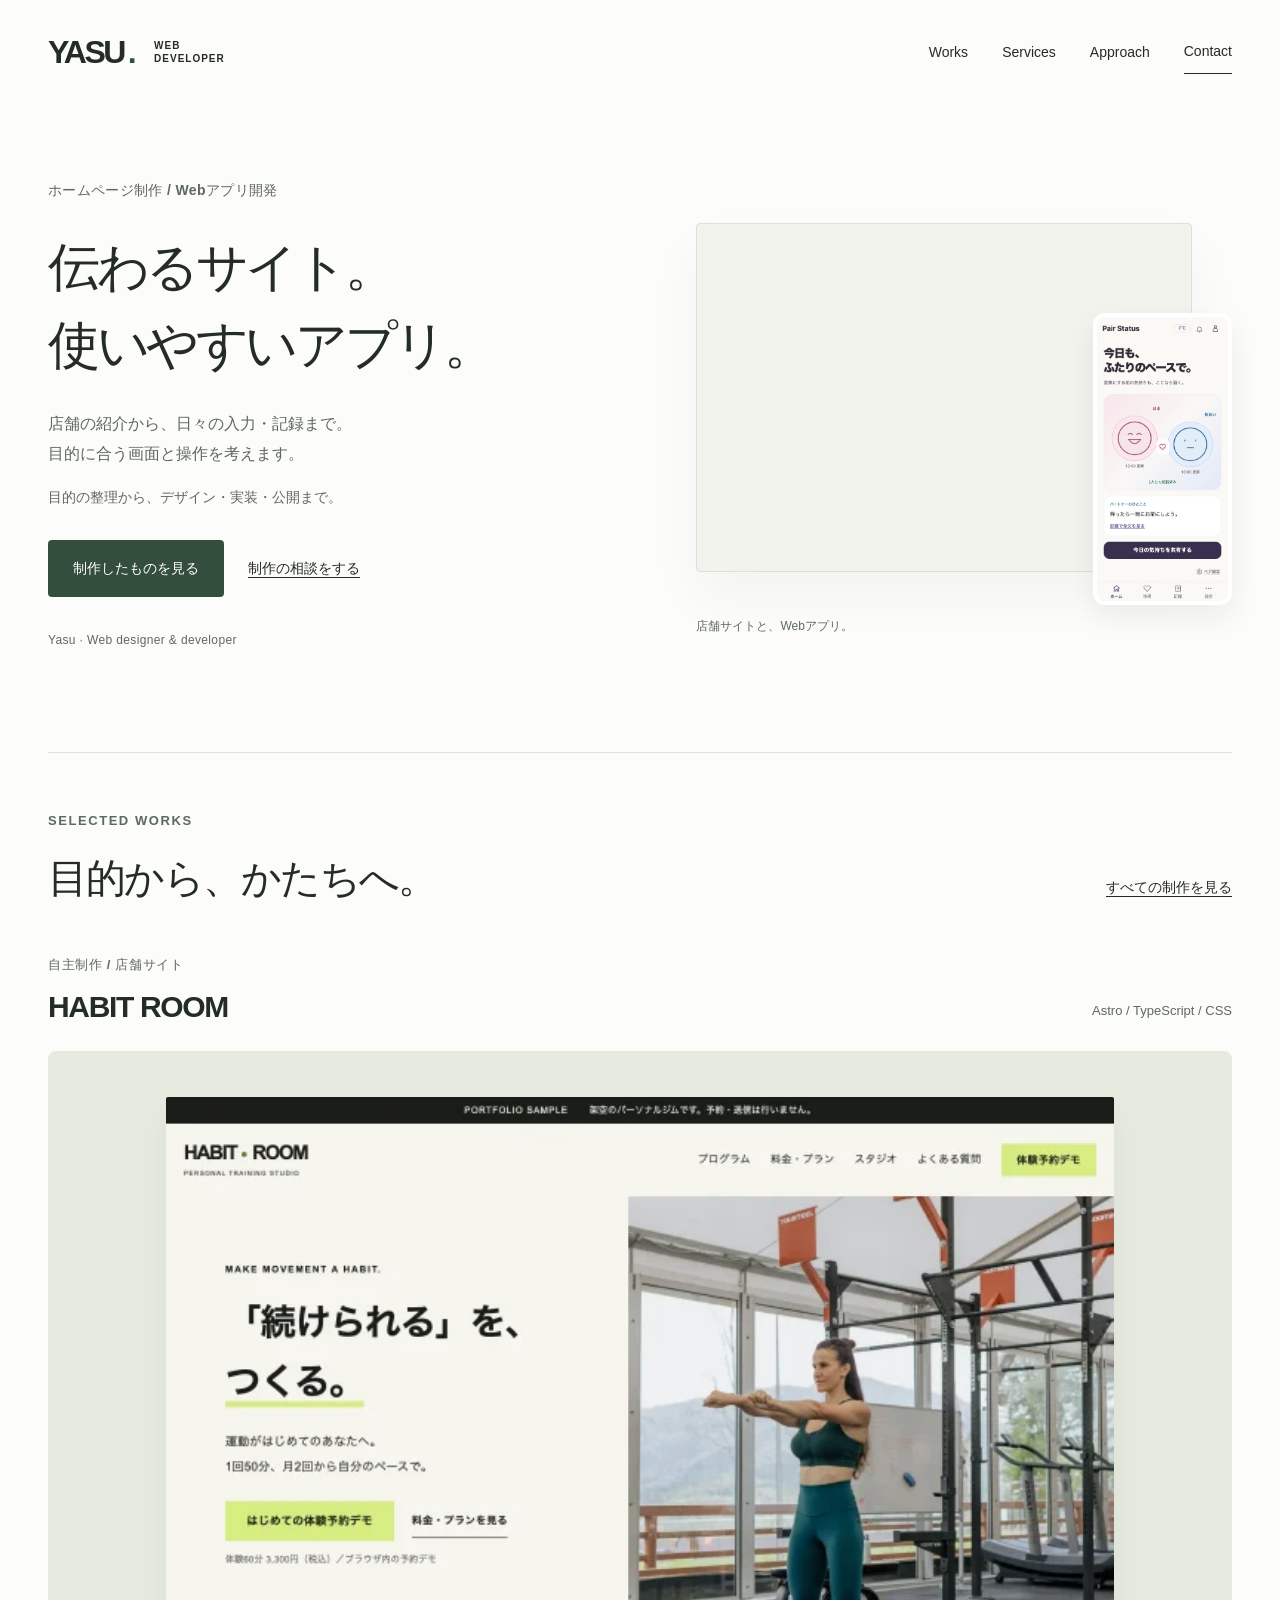
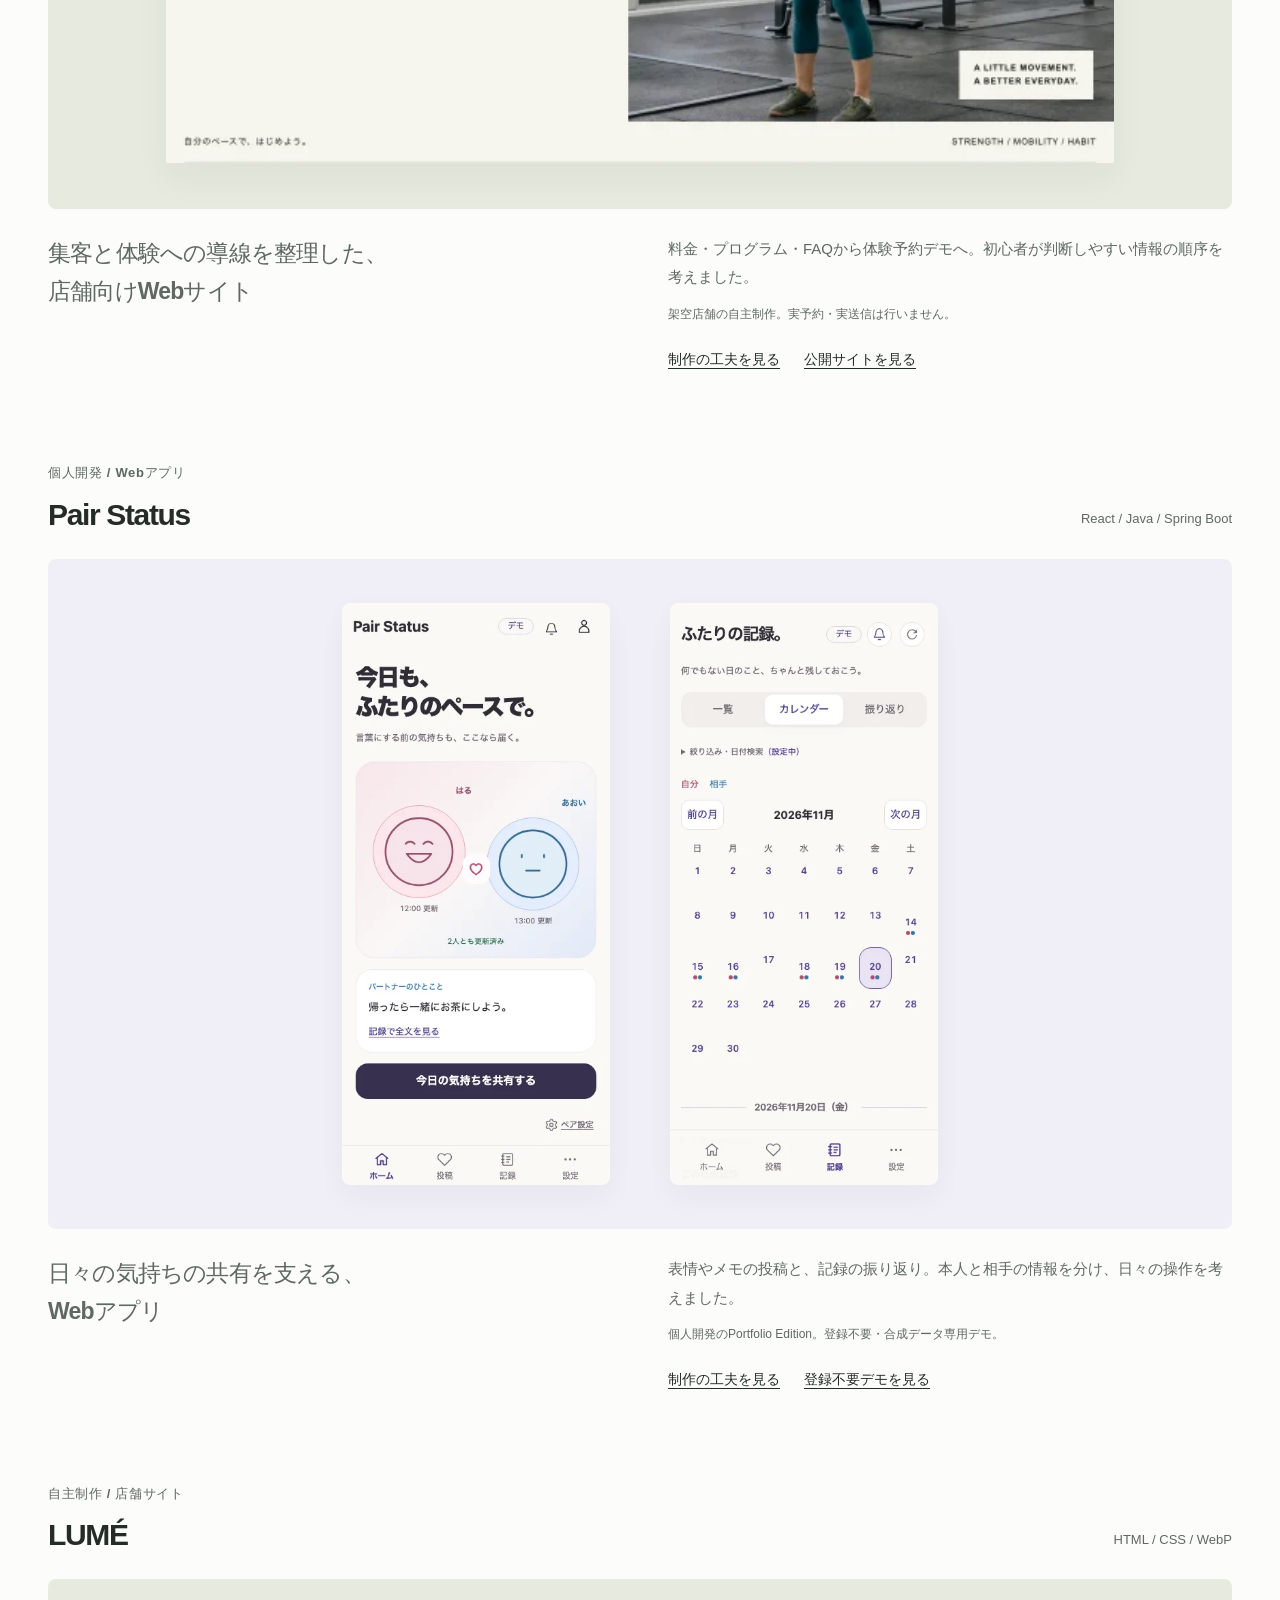
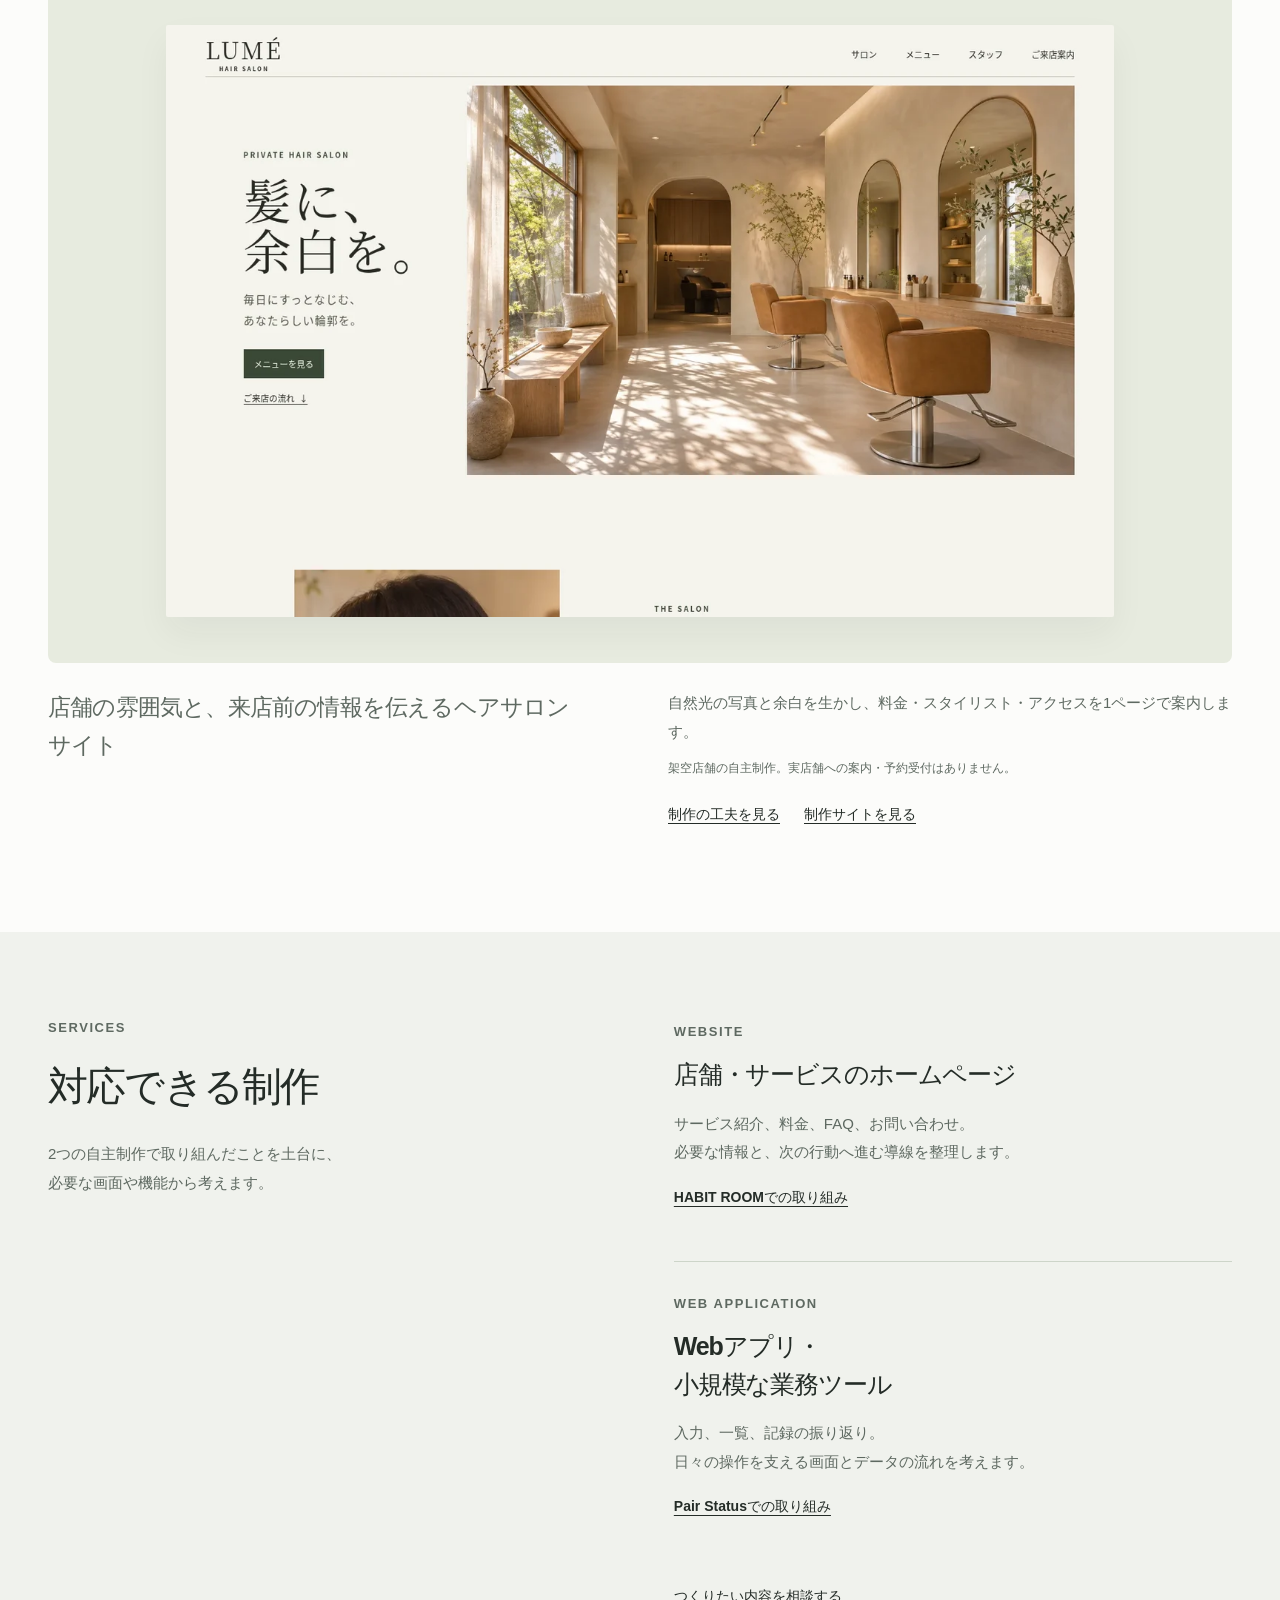
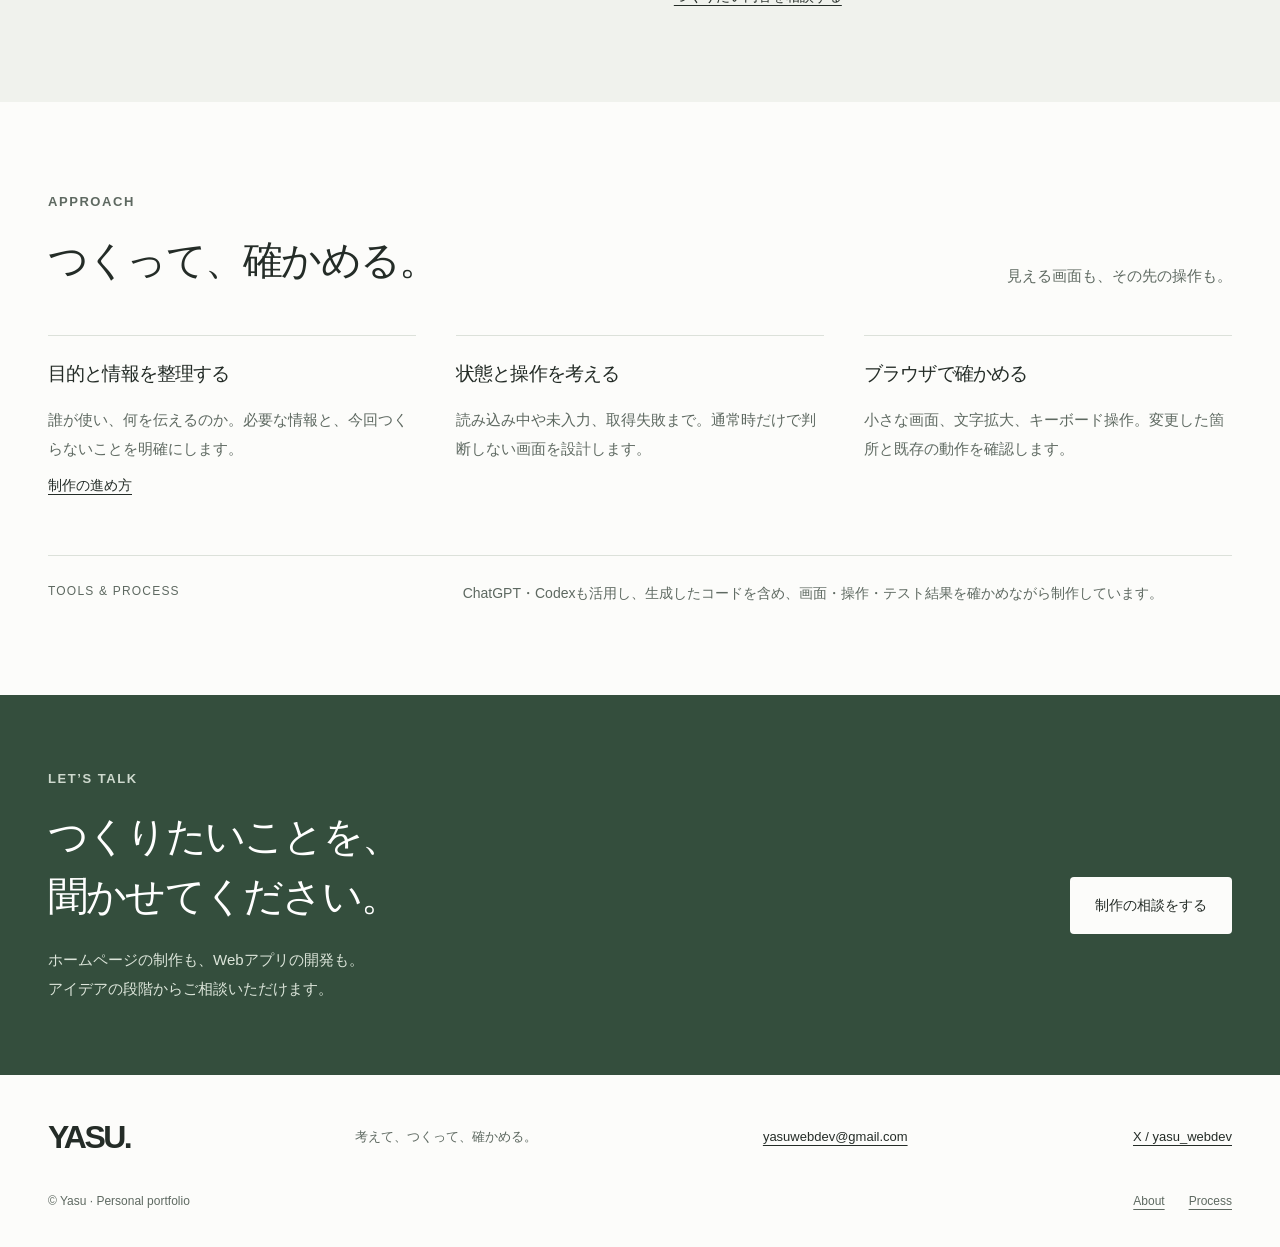
<file: index.html>
<!DOCTYPE html><html lang="ja"><head><meta charset="UTF-8"><meta name="viewport" content="width=device-width, initial-scale=1"><meta name="color-scheme" content="light"><title>伝わるサイト。使いやすいアプリ。 | YASU WEB DEV</title><meta name="description" content="ホームページ制作とWebアプリ開発の個人ポートフォリオ。Pair Status・HABIT ROOM・LUMÉの実画面から、情報設計・UI・実装・検証の工夫を紹介します。"><meta name="robots" content="index,follow"><link rel="canonical" href="https://yasu-webdev.github.io/"><meta property="og:type" content="website"><meta property="og:locale" content="ja_JP"><meta property="og:title" content="伝わるサイト。使いやすいアプリ。 | YASU WEB DEV"><meta property="og:description" content="ホームページ制作とWebアプリ開発の個人ポートフォリオ。Pair Status・HABIT ROOM・LUMÉの実画面から、情報設計・UI・実装・検証の工夫を紹介します。"><meta property="og:image" content="https://yasu-webdev.github.io/images/og.png"><meta property="og:url" content="https://yasu-webdev.github.io/"><meta name="twitter:card" content="summary_large_image"><link rel="icon" href="/favicon.svg" type="image/svg+xml"><noscript><style>
        .menu-button {
          display: none !important;
        }
        .site-nav {
          display: flex !important;
        }
      </style></noscript><link rel="stylesheet" href="/_astro/Layout.DNORaz1D.css"></head><body><a class="skip" href="#main">本文へ移動</a><header class="site-header"><div class="wrap header-inner"><a class="brand" href="/" aria-label="YASU. WEB DEVELOPER ホーム">YASU<span>.</span><small>WEB<br>DEVELOPER</small></a><button class="menu-button" aria-controls="site-nav" aria-expanded="false">メニュー</button><nav id="site-nav" class="site-nav" aria-label="メインナビゲーション"><a href="/works/">Works</a><a href="/#services">Services</a><a href="/#approach">Approach</a><a href="/contact/" class="nav-contact">Contact</a></nav></div></header><main id="main" tabindex="-1"><section class="wrap hero-a"><div class="hero-copy hero-enter"><p class="service-line">ホームページ制作 / Webアプリ開発</p><h1>伝わるサイト。<br>使いやすいアプリ。</h1><p class="hero-description">店舗の紹介から、日々の入力・記録まで。<br>目的に合う画面と操作を考えます。</p><p class="hero-scope">目的の整理から、デザイン・実装・公開まで。</p><div class="actions"><a class="button" href="/works/">制作したものを見る</a><a class="text-link" href="/contact/">制作の相談をする</a></div><p class="hero-signature">Yasu · Web designer & developer</p></div><div class="hero-art desktop-hero-art hero-enter"><div class="hero-browser"><picture><source media="(max-width:760px)" srcset="data:image/svg+xml,%3Csvg%20xmlns='http://www.w3.org/2000/svg'%20width='1280'%20height='900'/%3E"><img src="/images/habit-desktop.webp" srcset="/images/habit-desktop-640.webp 640w, /images/habit-desktop.webp 1280w" sizes="(max-width: 600px) 90vw, (max-width: 1000px) 80vw, 50vw" width="1280" height="900" alt="HABIT ROOMのPC画面" fetchpriority="high"></picture></div><div class="hero-phone"><img src="/images/pair-home.webp" width="393" height="852" alt="Pair Statusのスマートフォン画面"></div><p class="visual-caption">店舗サイトと、Webアプリ。</p></div><div class="mobile-projects hero-enter" aria-label="2つの自主制作"><a class="mobile-project-card card-habit" href="/works/habit-room/"><span class="card-heading"><strong>HABIT ROOM</strong><span>店舗サイト</span></span><span class="card-shot"><img src="/images/habit-mobile.webp" width="393" height="852" alt="HABIT ROOMのスマートフォン用トップページ"></span></a><a class="mobile-project-card card-pair" href="/works/pair-status/"><span class="card-heading"><strong>Pair Status</strong><span>Webアプリ</span></span><span class="card-shot"><img src="/images/pair-home.webp" width="393" height="852" alt="Pair Statusのホーム画面"></span></a></div></section><section id="works" class="wrap selected-section"><div class="section-heading" data-reveal><div><p class="eyebrow">SELECTED WORKS</p><h2>目的から、かたちへ。</h2></div><a class="text-link" href="/works/">すべての制作を見る</a></div><article class="project project-habit" data-reveal><div class="project-heading"><div><p class="eyebrow">自主制作 / 店舗サイト</p><h3><a href="/works/habit-room/">HABIT ROOM</a></h3></div><span class="project-tech">Astro / TypeScript / CSS</span></div><a class="project-art" href="/works/habit-room/"><div class="habit-art work-visual habit-visual"><img src="/images/habit-desktop.webp" srcset="/images/habit-desktop-640.webp 640w, /images/habit-desktop.webp 1280w" sizes="(max-width: 600px) calc(100vw - 80px), 80vw" width="1280" height="900" alt="HABIT ROOM。初心者向けの料金・プログラム・体験予約デモを紹介" loading="lazy"></div><span class="art-action">制作紹介を見る</span></a><div class="project-caption"><p class="project-purpose">集客と体験への導線を整理した、<br>店舗向けWebサイト</p><div><p>料金・プログラム・FAQから体験予約デモへ。初心者が判断しやすい情報の順序を考えました。</p><p class="note">架空店舗の自主制作。実予約・実送信は行いません。</p><div class="project-links"><a class="text-link" href="/works/habit-room/">制作の工夫を見る</a><a class="text-link" href="https://yasu-webdev.github.io/habit-room/" target="_blank" rel="noopener noreferrer">公開サイトを見る<span class="sr-only">（新しいタブ）</span></a></div></div></div></article><article class="project project-pair" data-reveal><div class="project-heading"><div><p class="eyebrow">個人開発 / Webアプリ</p><h3><a href="/works/pair-status/">Pair Status</a></h3></div><span class="project-tech">React / Java / Spring Boot</span></div><a class="project-art" href="/works/pair-status/"><div class="pair-art work-visual pair-visual"><img src="/images/pair-home.webp" width="393" height="852" alt="Pair Statusのホーム画面。本人と相手の状態を並べて表示" loading="lazy"><img src="/images/pair-calendar.webp" width="393" height="852" alt="投稿した日を振り返るPair Statusのカレンダー" loading="lazy"></div><span class="art-action">制作紹介を見る</span></a><div class="project-caption"><p class="project-purpose">日々の気持ちの共有を支える、<br>Webアプリ</p><div><p>表情やメモの投稿と、記録の振り返り。本人と相手の情報を分け、日々の操作を考えました。</p><p class="note">個人開発のPortfolio Edition。登録不要・合成データ専用デモ。</p><div class="project-links"><a class="text-link" href="/works/pair-status/">制作の工夫を見る</a><a class="text-link" href="https://yasu-webdev.github.io/pair-status-portfolio/" target="_blank" rel="noopener noreferrer">登録不要デモを見る<span class="sr-only">（新しいタブ）</span></a></div></div></div></article><article class="project project-lume" data-reveal><div class="project-heading"><div><p class="eyebrow">自主制作 / 店舗サイト</p><h3><a href="/works/lume/">LUMÉ</a></h3></div><span class="project-tech">HTML / CSS / WebP</span></div><a class="project-art" href="/works/lume/"><div class="habit-art work-visual habit-visual"><img src="/images/lume-desktop.webp" width="1280" height="800" alt="LUMÉのトップページ。自然光のサロン写真から料金やスタッフ紹介へ案内" loading="lazy"></div><span class="art-action">制作紹介を見る</span></a><div class="project-caption"><p class="project-purpose">店舗の雰囲気と、来店前の情報を伝えるヘアサロンサイト</p><div><p>自然光の写真と余白を生かし、料金・スタイリスト・アクセスを1ページで案内します。</p><p class="note">架空店舗の自主制作。実店舗への案内・予約受付はありません。</p><div class="project-links"><a class="text-link" href="/works/lume/">制作の工夫を見る</a><a class="text-link" href="/lume/" target="_blank" rel="noopener noreferrer">制作サイトを見る<span class="sr-only">（新しいタブ）</span></a></div></div></div></article></section><section id="services" class="services-section"><div class="wrap section-columns"><div data-reveal><p class="eyebrow">SERVICES</p><h2 id="services-title">対応できる制作</h2><p class="section-intro">2つの自主制作で取り組んだことを土台に、<br>必要な画面や機能から考えます。</p></div><div class="service-list"><article data-reveal><span class="service-tag">WEBSITE</span><h3>店舗・サービスのホームページ</h3><p>サービス紹介、料金、FAQ、お問い合わせ。<br>必要な情報と、次の行動へ進む導線を整理します。</p><a class="text-link" href="/works/habit-room/">HABIT ROOMでの取り組み</a></article><article data-reveal><span class="service-tag">WEB APPLICATION</span><h3>Webアプリ・<br>小規模な業務ツール</h3><p>入力、一覧、記録の振り返り。<br>日々の操作を支える画面とデータの流れを考えます。</p><a class="text-link" href="/works/pair-status/">Pair Statusでの取り組み</a></article><a class="text-link" href="/contact/">つくりたい内容を相談する</a></div></div></section><section id="approach" class="wrap approach-section"><div class="section-heading" data-reveal><div><p class="eyebrow">APPROACH</p><h2>つくって、確かめる。</h2></div><p>見える画面も、その先の操作も。</p></div><div class="approach-grid"><article data-reveal><h3>目的と情報を整理する</h3><p>誰が使い、何を伝えるのか。必要な情報と、今回つくらないことを明確にします。</p></article><article data-reveal><h3>状態と操作を考える</h3><p>読み込み中や未入力、取得失敗まで。通常時だけで判断しない画面を設計します。</p></article><article data-reveal><h3>ブラウザで確かめる</h3><p>小さな画面、文字拡大、キーボード操作。変更した箇所と既存の動作を確認します。</p></article></div><a class="text-link" href="/process/">制作の進め方</a><div class="ai-note"><span>TOOLS & PROCESS</span><p>ChatGPT・Codexも活用し、生成したコードを含め、画面・操作・テスト結果を確かめながら制作しています。</p></div></section><section class="contact-band"><div class="wrap" data-reveal><p class="eyebrow">LET’S TALK</p><div class="contact-layout"><div><h2>つくりたいことを、<br>聞かせてください。</h2><p>ホームページの制作も、Webアプリの開発も。<br>アイデアの段階からご相談いただけます。</p></div><a class="button light" href="/contact/">制作の相談をする</a></div></div></section></main><footer class="site-footer"><div class="wrap footer-inner"><a class="brand" href="/">YASU.</a><p>考えて、つくって、確かめる。</p><a href="mailto:yasuwebdev@gmail.com" aria-label="yasuwebdev@gmail.com にメールで相談する">yasuwebdev@gmail.com</a><a href="https://x.com/yasu_webdev" target="_blank" rel="noopener noreferrer">X / yasu_webdev<span class="sr-only">（新しいタブ）</span></a></div><div class="wrap footer-meta"><span>© Yasu · Personal portfolio</span><div class="footer-pages"><a href="/about/">About</a><a href="/process/">Process</a></div></div></footer><script type="module" src="/_astro/Layout.astro_astro_type_script_index_0_lang.DDMDY9-S.js"></script></body></html>
</file>
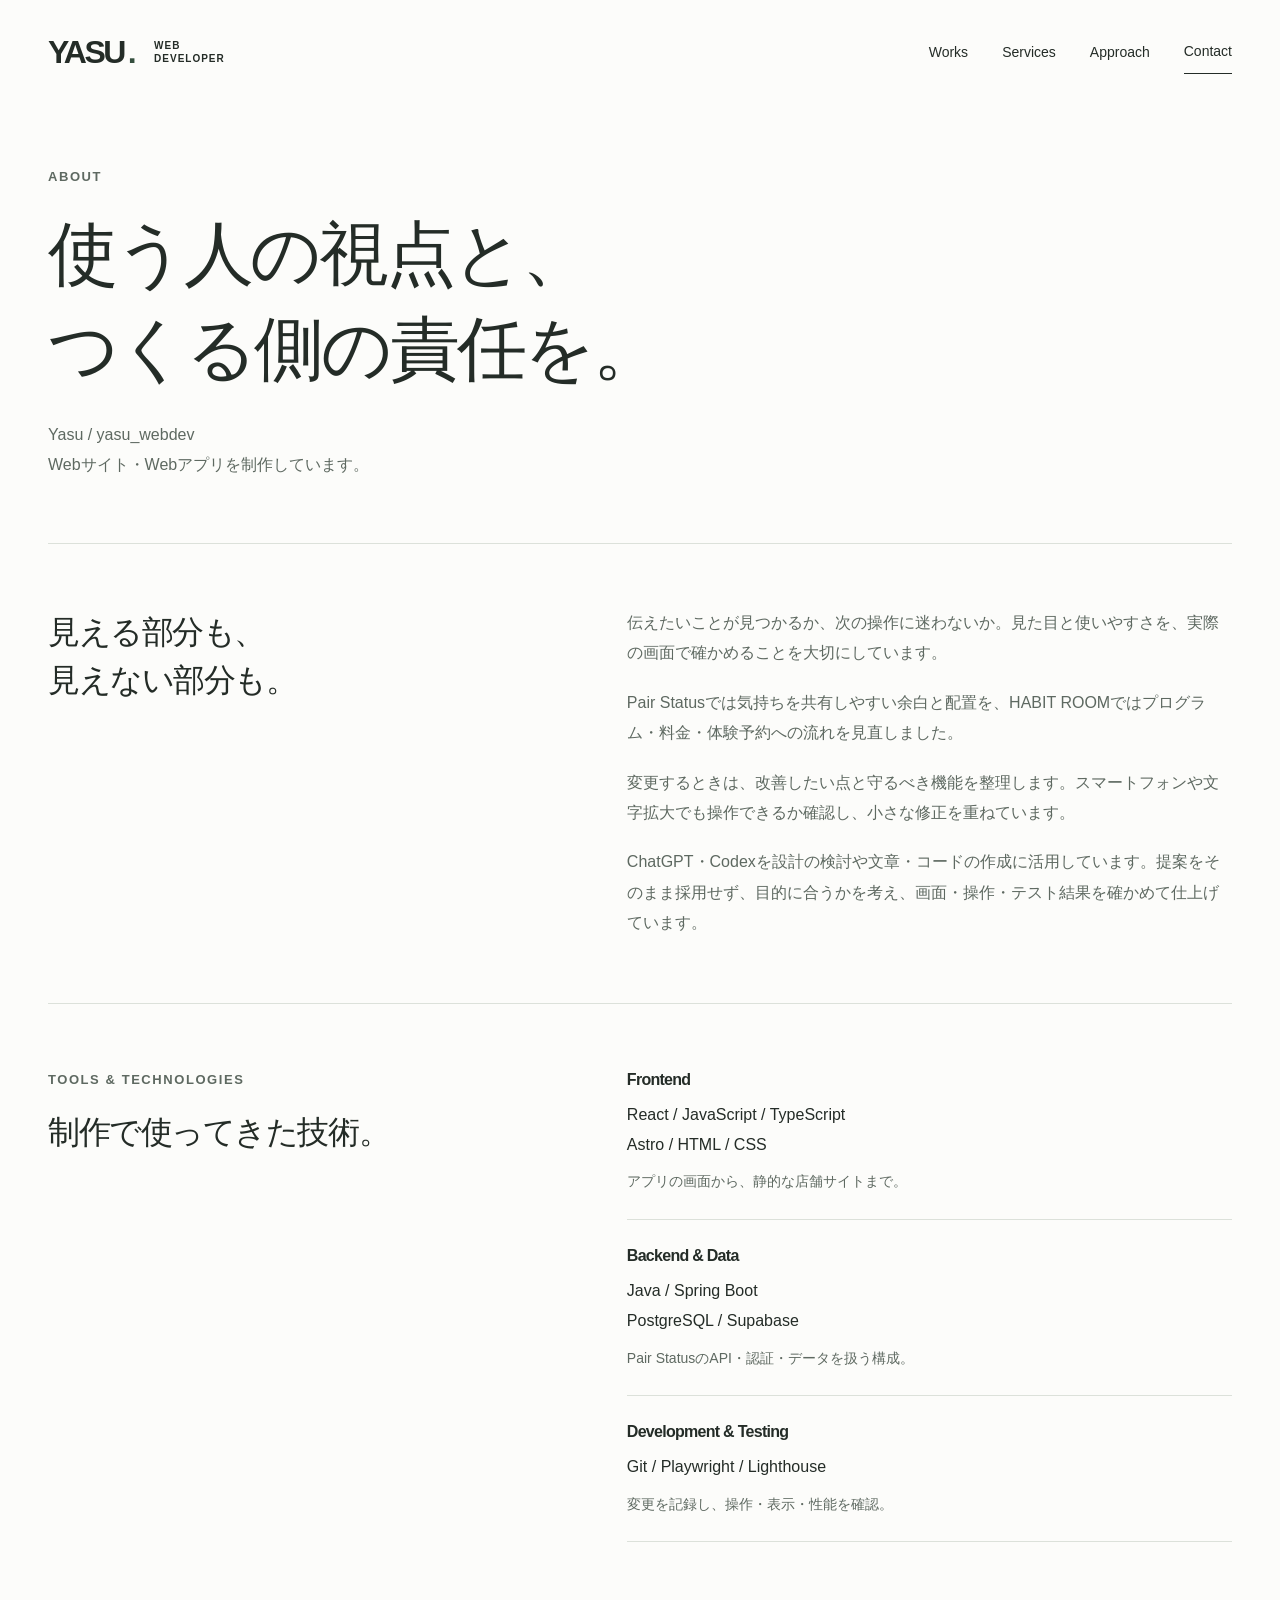
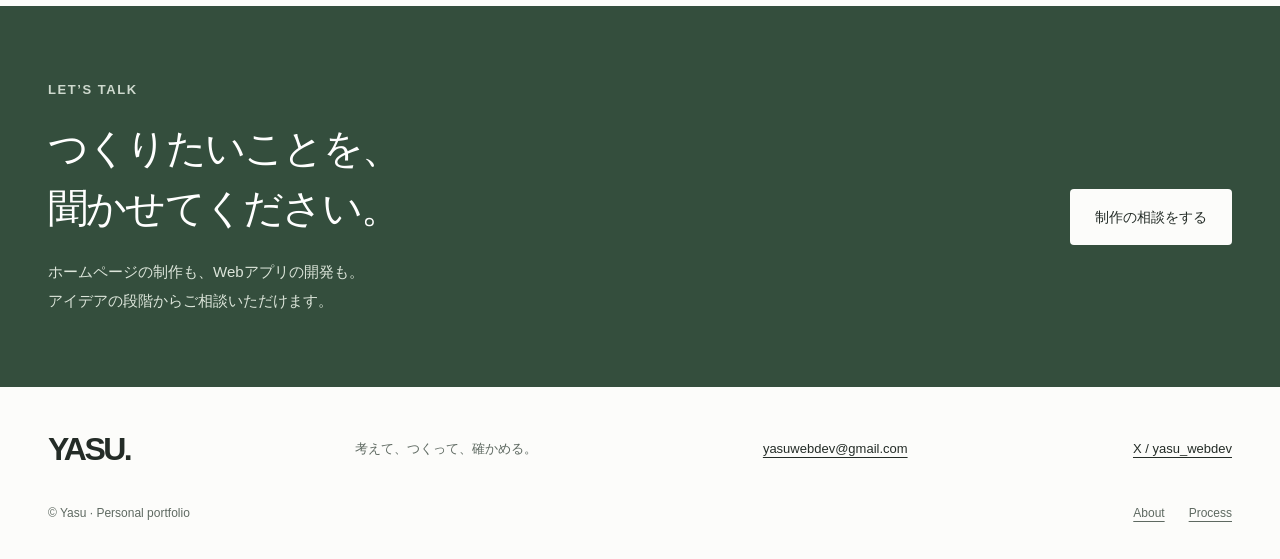
<file: about/index.html>
<!DOCTYPE html><html lang="ja"><head><meta charset="UTF-8"><meta name="viewport" content="width=device-width, initial-scale=1"><meta name="color-scheme" content="light"><title>About — Yasuについて | YASU WEB DEV</title><meta name="description" content="Yasuのものづくりの考え方と使用技術。使う人が迷わない情報設計と、確かめながら進める開発を大切にしています。"><meta name="robots" content="index,follow"><link rel="canonical" href="https://yasu-webdev.github.io/about/"><meta property="og:type" content="website"><meta property="og:locale" content="ja_JP"><meta property="og:title" content="About — Yasuについて | YASU WEB DEV"><meta property="og:description" content="Yasuのものづくりの考え方と使用技術。使う人が迷わない情報設計と、確かめながら進める開発を大切にしています。"><meta property="og:image" content="https://yasu-webdev.github.io/images/og.png"><meta property="og:url" content="https://yasu-webdev.github.io/about/"><meta name="twitter:card" content="summary_large_image"><link rel="icon" href="/favicon.svg" type="image/svg+xml"><noscript><style>
        .menu-button {
          display: none !important;
        }
        .site-nav {
          display: flex !important;
        }
      </style></noscript><link rel="stylesheet" href="/_astro/Layout.DNORaz1D.css"></head><body><a class="skip" href="#main">本文へ移動</a><header class="site-header"><div class="wrap header-inner"><a class="brand" href="/" aria-label="YASU. WEB DEVELOPER ホーム">YASU<span>.</span><small>WEB<br>DEVELOPER</small></a><button class="menu-button" aria-controls="site-nav" aria-expanded="false">メニュー</button><nav id="site-nav" class="site-nav" aria-label="メインナビゲーション"><a href="/works/">Works</a><a href="/#services">Services</a><a href="/#approach">Approach</a><a href="/contact/" class="nav-contact">Contact</a></nav></div></header><main id="main" tabindex="-1"><section class="page-intro wrap"><p class="eyebrow">ABOUT</p><h1>使う人の視点と、<br>つくる側の責任を。</h1><p>Yasu / yasu_webdev<br>Webサイト・Webアプリを制作しています。</p></section><section class="editorial wrap"><h2>見える部分も、<br>見えない部分も。</h2><div class="prose"><p>伝えたいことが見つかるか、次の操作に迷わないか。見た目と使いやすさを、実際の画面で確かめることを大切にしています。</p><p>Pair Statusでは気持ちを共有しやすい余白と配置を、HABIT ROOMではプログラム・料金・体験予約への流れを見直しました。</p><p>変更するときは、改善したい点と守るべき機能を整理します。スマートフォンや文字拡大でも操作できるか確認し、小さな修正を重ねています。</p><p>ChatGPT・Codexを設計の検討や文章・コードの作成に活用しています。提案をそのまま採用せず、目的に合うかを考え、画面・操作・テスト結果を確かめて仕上げています。</p></div></section><section class="editorial wrap"><div><p class="eyebrow">TOOLS & TECHNOLOGIES</p><h2>制作で使ってきた技術。</h2></div><div class="skill-list"><div><h3>Frontend</h3><p>React / JavaScript / TypeScript<br>Astro / HTML / CSS</p><span>アプリの画面から、静的な店舗サイトまで。</span></div><div><h3>Backend & Data</h3><p>Java / Spring Boot<br>PostgreSQL / Supabase</p><span>Pair StatusのAPI・認証・データを扱う構成。</span></div><div><h3>Development & Testing</h3><p>Git / Playwright / Lighthouse</p><span>変更を記録し、操作・表示・性能を確認。</span></div></div></section><section class="contact-band"><div class="wrap" data-reveal><p class="eyebrow">LET’S TALK</p><div class="contact-layout"><div><h2>つくりたいことを、<br>聞かせてください。</h2><p>ホームページの制作も、Webアプリの開発も。<br>アイデアの段階からご相談いただけます。</p></div><a class="button light" href="/contact/">制作の相談をする</a></div></div></section></main><footer class="site-footer"><div class="wrap footer-inner"><a class="brand" href="/">YASU.</a><p>考えて、つくって、確かめる。</p><a href="mailto:yasuwebdev@gmail.com" aria-label="yasuwebdev@gmail.com にメールで相談する">yasuwebdev@gmail.com</a><a href="https://x.com/yasu_webdev" target="_blank" rel="noopener noreferrer">X / yasu_webdev<span class="sr-only">（新しいタブ）</span></a></div><div class="wrap footer-meta"><span>© Yasu · Personal portfolio</span><div class="footer-pages"><a href="/about/">About</a><a href="/process/">Process</a></div></div></footer><script type="module" src="/_astro/Layout.astro_astro_type_script_index_0_lang.DDMDY9-S.js"></script></body></html>
</file>
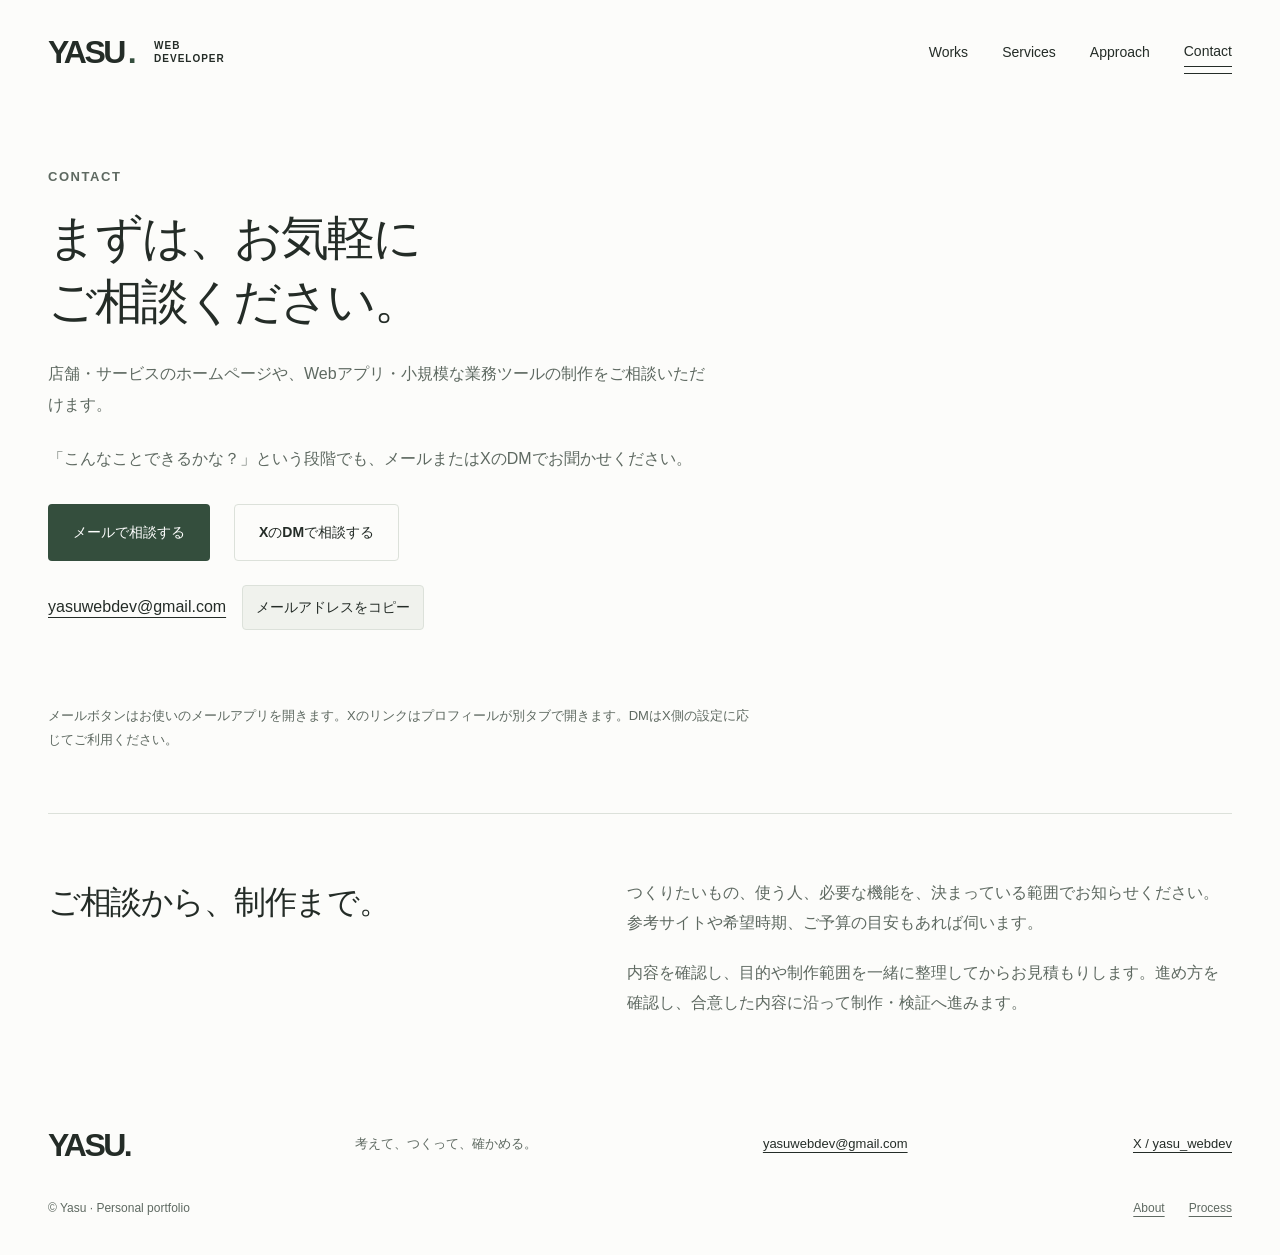
<file: contact/index.html>
<!DOCTYPE html><html lang="ja"><head><meta charset="UTF-8"><meta name="viewport" content="width=device-width, initial-scale=1"><meta name="color-scheme" content="light"><title>Contact — 制作・開発のご相談 | YASU WEB DEV</title><meta name="description" content="ホームページ制作やWebアプリ開発のご相談は、メールまたはXのDMから。アイデアの段階でもお気軽にご連絡ください。"><meta name="robots" content="index,follow"><link rel="canonical" href="https://yasu-webdev.github.io/contact/"><meta property="og:type" content="website"><meta property="og:locale" content="ja_JP"><meta property="og:title" content="Contact — 制作・開発のご相談 | YASU WEB DEV"><meta property="og:description" content="ホームページ制作やWebアプリ開発のご相談は、メールまたはXのDMから。アイデアの段階でもお気軽にご連絡ください。"><meta property="og:image" content="https://yasu-webdev.github.io/images/og.png"><meta property="og:url" content="https://yasu-webdev.github.io/contact/"><meta name="twitter:card" content="summary_large_image"><link rel="icon" href="/favicon.svg" type="image/svg+xml"><noscript><style>
        .menu-button {
          display: none !important;
        }
        .site-nav {
          display: flex !important;
        }
      </style></noscript><link rel="stylesheet" href="/_astro/Layout.DNORaz1D.css"></head><body><a class="skip" href="#main">本文へ移動</a><header class="site-header"><div class="wrap header-inner"><a class="brand" href="/" aria-label="YASU. WEB DEVELOPER ホーム">YASU<span>.</span><small>WEB<br>DEVELOPER</small></a><button class="menu-button" aria-controls="site-nav" aria-expanded="false">メニュー</button><nav id="site-nav" class="site-nav" aria-label="メインナビゲーション"><a href="/works/">Works</a><a href="/#services">Services</a><a href="/#approach">Approach</a><a href="/contact/" class="nav-contact" aria-current="page">Contact</a></nav></div></header><main id="main" tabindex="-1"><section class="page-intro wrap contact-intro"><p class="eyebrow">CONTACT</p><h1>まずは、お気軽にご相談ください。</h1><p>店舗・サービスのホームページや、Webアプリ・小規模な業務ツールの制作をご相談いただけます。</p><p>「こんなことできるかな？」という段階でも、メールまたはXのDMでお聞かせください。</p><div class="actions contact-actions"><a class="button" href="mailto:yasuwebdev@gmail.com">メールで相談する<span class="sr-only">（メールアプリが開きます）</span></a><a class="button secondary" href="https://x.com/yasu_webdev" target="_blank" rel="noopener noreferrer">XのDMで相談する<span class="sr-only">（新しいタブ）</span></a></div><div class="email-copy"><a id="contact-email" href="mailto:yasuwebdev@gmail.com" aria-label="yasuwebdev@gmail.com にメールで相談する">yasuwebdev<wbr>@gmail.com</a><button class="copy-button" type="button" data-email="yasuwebdev@gmail.com" hidden>メールアドレスをコピー</button></div><p class="copy-status" role="status" aria-live="polite" aria-atomic="true"></p><p class="note">メールボタンはお使いのメールアプリを開きます。Xのリンクはプロフィールが別タブで開きます。DMはX側の設定に応じてご利用ください。</p></section><section class="editorial wrap"><h2>ご相談から、制作まで。</h2><div class="prose"><p>つくりたいもの、使う人、必要な機能を、決まっている範囲でお知らせください。参考サイトや希望時期、ご予算の目安もあれば伺います。</p><p>内容を確認し、目的や制作範囲を一緒に整理してからお見積もりします。進め方を確認し、合意した内容に沿って制作・検証へ進みます。</p></div></section><script type="module" src="/_astro/contact.astro_astro_type_script_index_0_lang.ColOem7L.js"></script></main><footer class="site-footer"><div class="wrap footer-inner"><a class="brand" href="/">YASU.</a><p>考えて、つくって、確かめる。</p><a href="mailto:yasuwebdev@gmail.com" aria-label="yasuwebdev@gmail.com にメールで相談する">yasuwebdev@gmail.com</a><a href="https://x.com/yasu_webdev" target="_blank" rel="noopener noreferrer">X / yasu_webdev<span class="sr-only">（新しいタブ）</span></a></div><div class="wrap footer-meta"><span>© Yasu · Personal portfolio</span><div class="footer-pages"><a href="/about/">About</a><a href="/process/">Process</a></div></div></footer><script type="module" src="/_astro/Layout.astro_astro_type_script_index_0_lang.DDMDY9-S.js"></script></body></html>
</file>
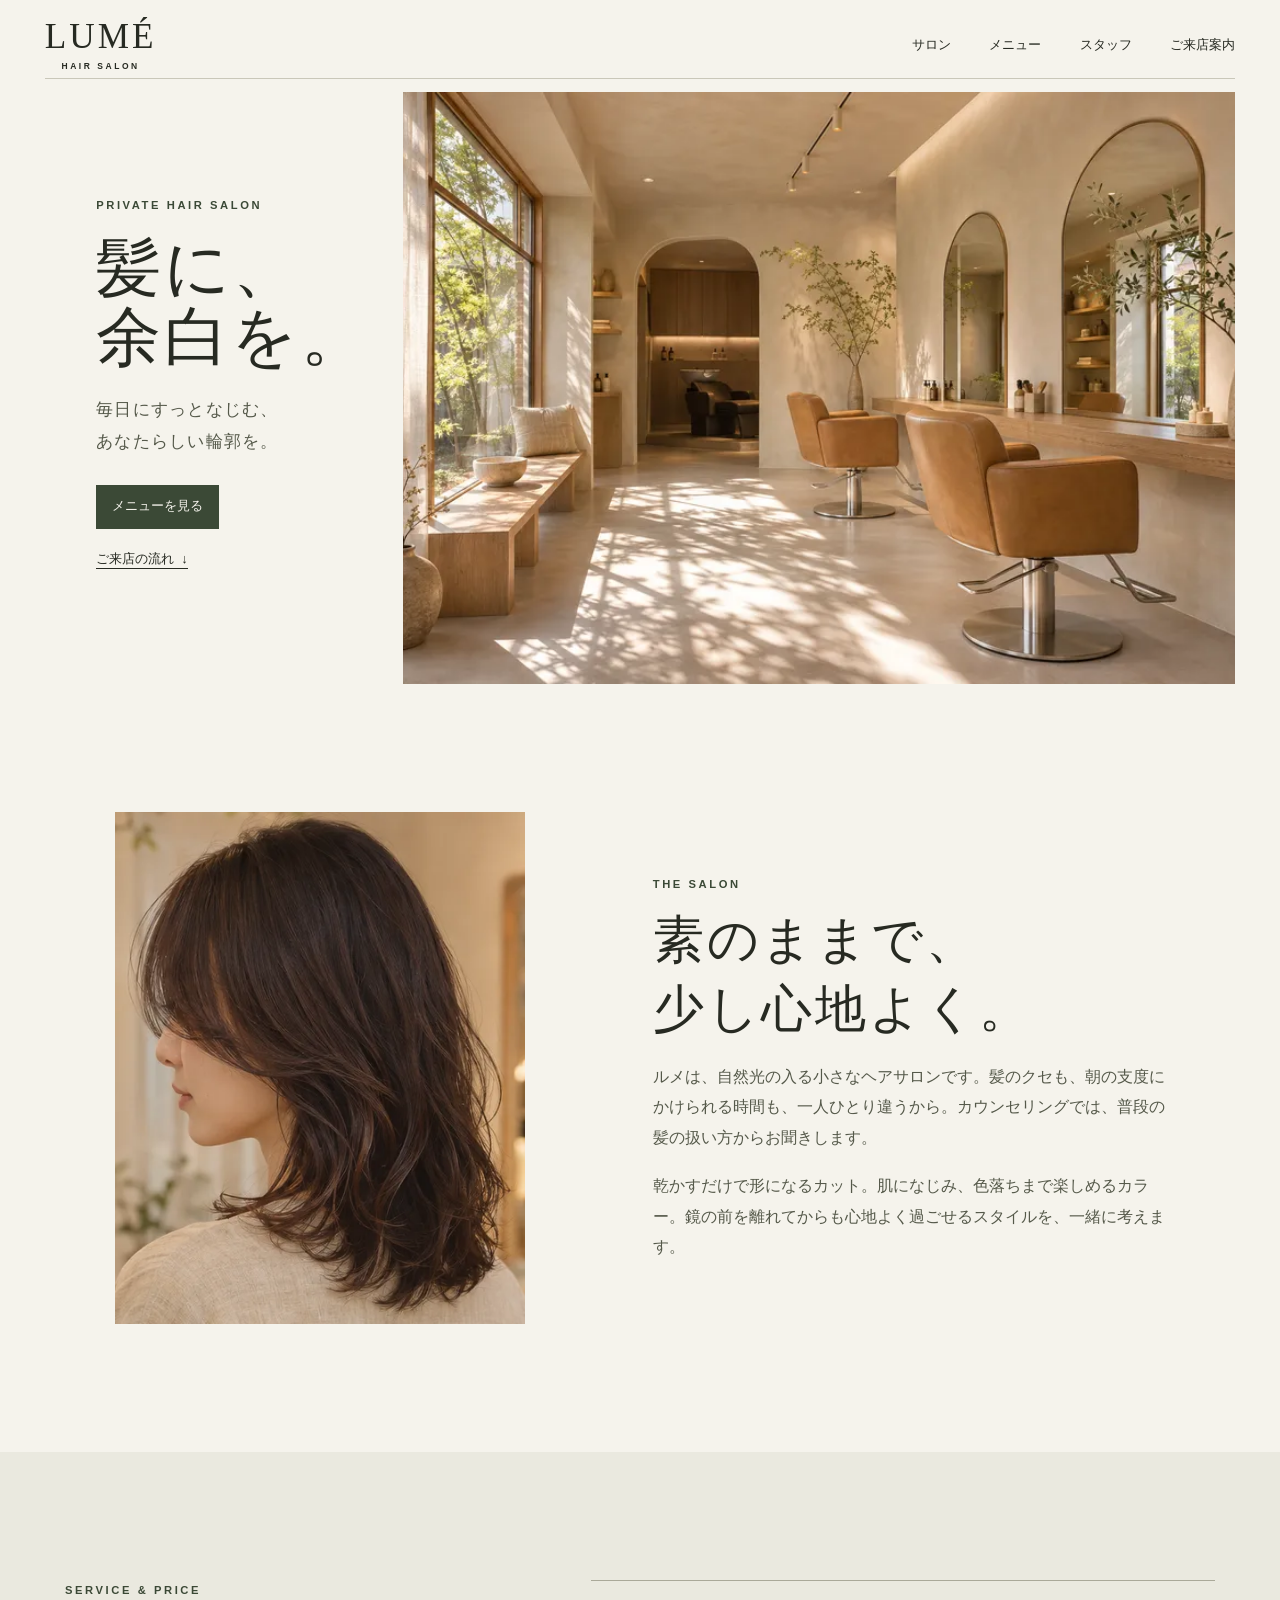
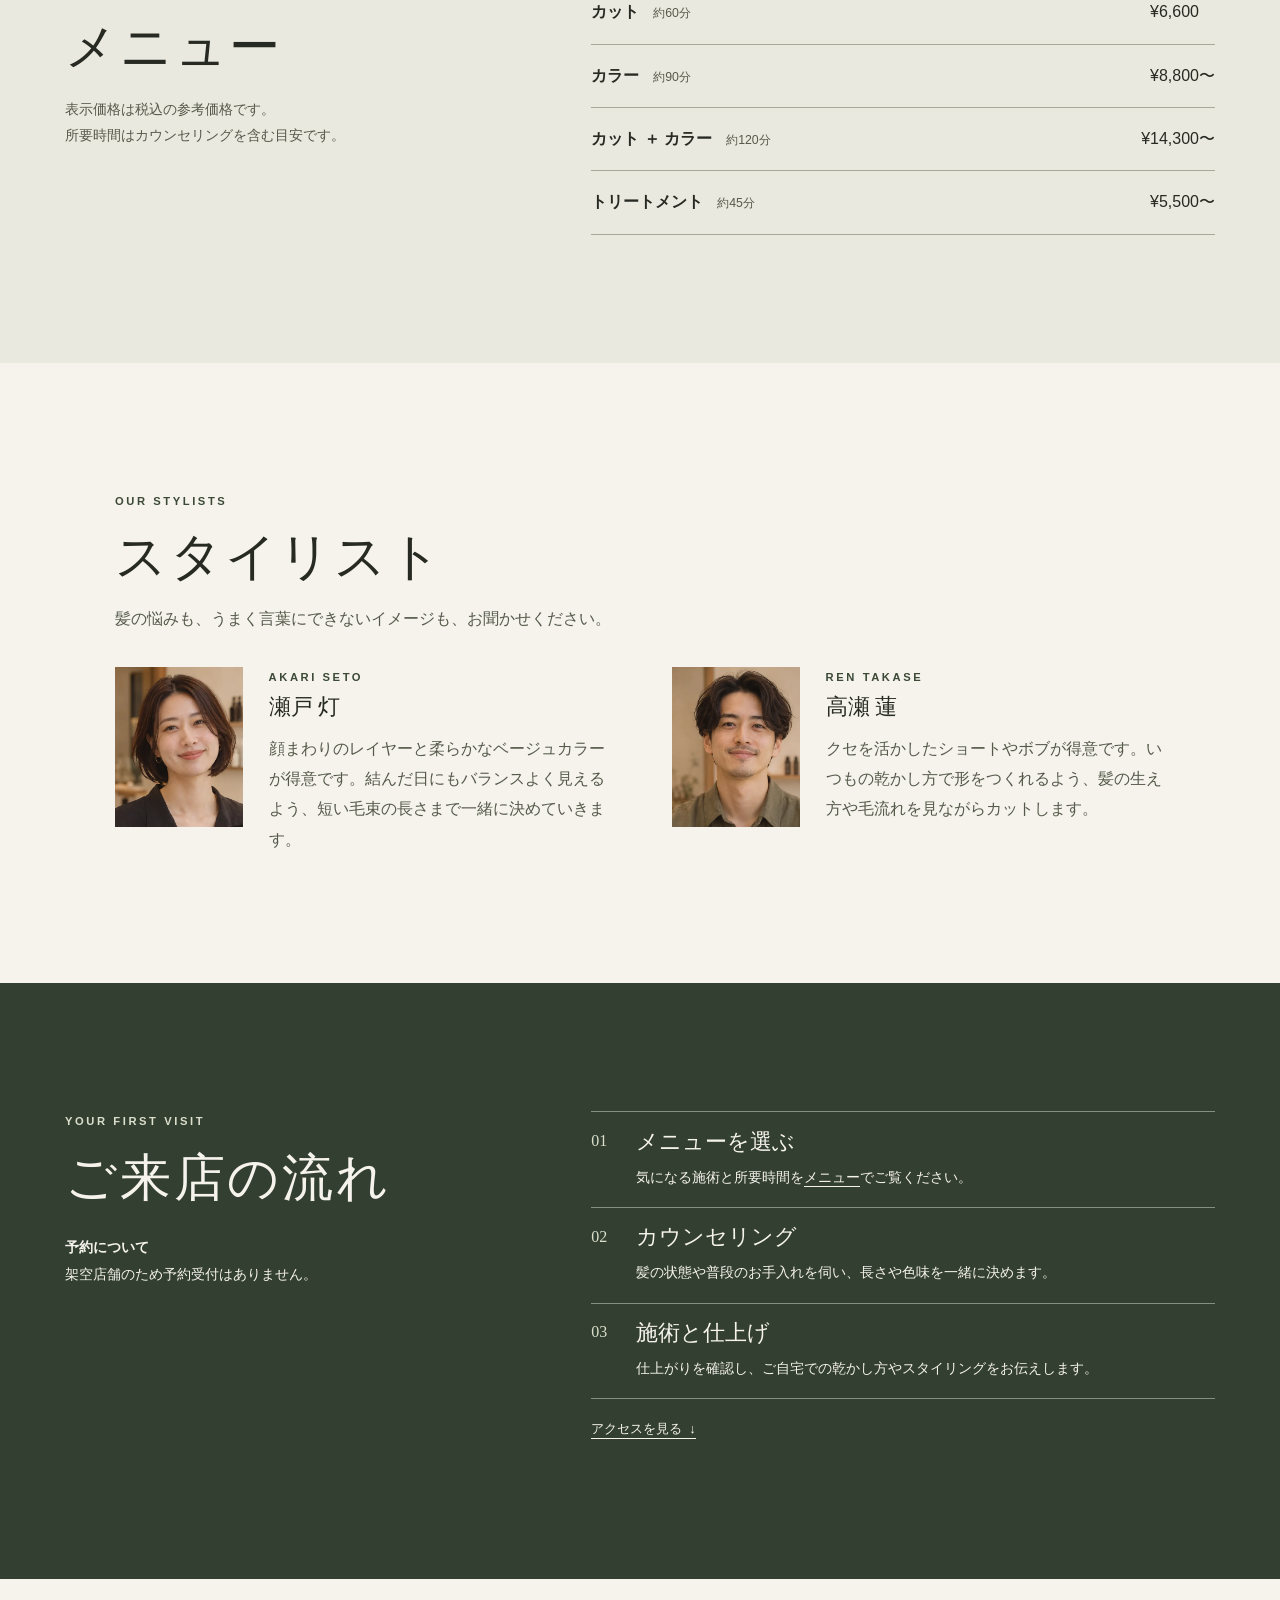
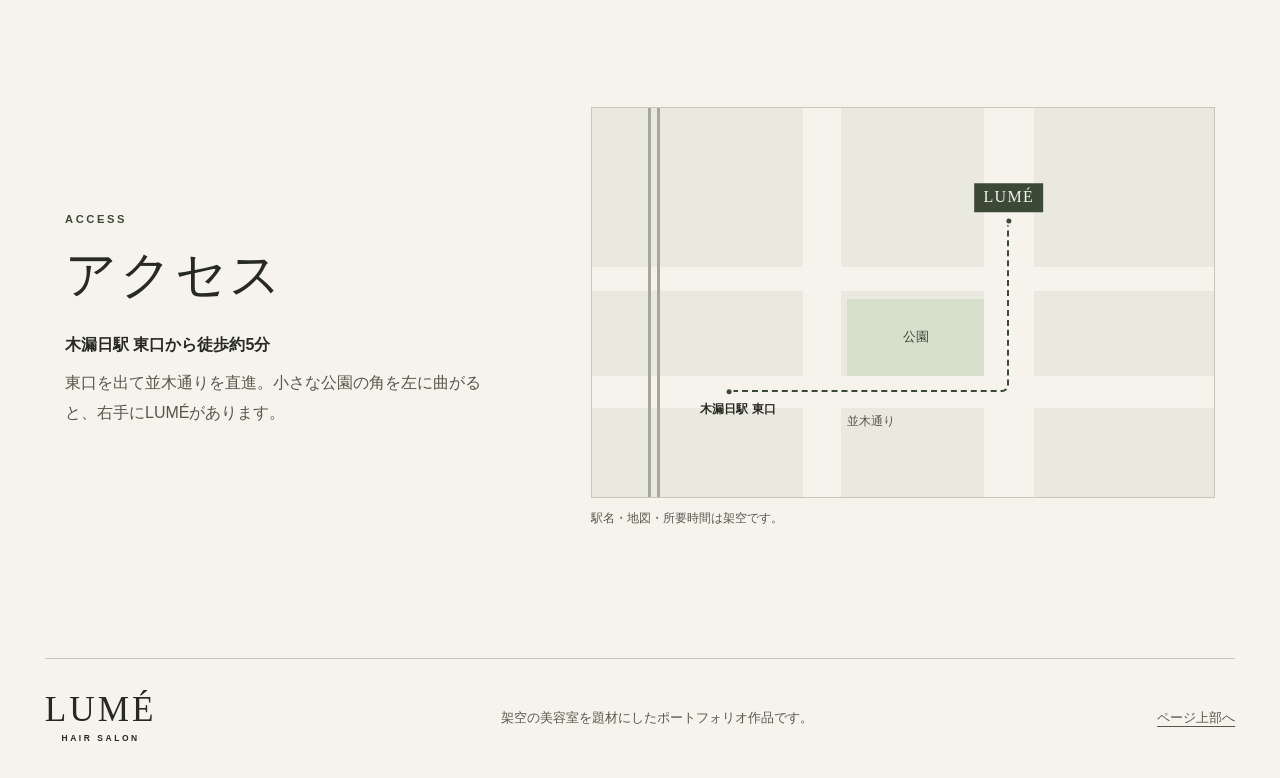
<file: lume/index.html>
<!doctype html>
<html lang="ja">
  <head>
    <meta charset="utf-8" />
    <meta name="viewport" content="width=device-width, initial-scale=1" />
    <meta
      name="description"
      content="髪に、余白を。自然光の入るプライベートヘアサロン LUMÉ（ルメ）の架空店舗サイト。"
    />
    <meta name="theme-color" content="#f5f3ec" />
    <title>LUMÉ（ルメ）｜Hair Salon</title>
    <link rel="icon" type="image/png" sizes="32x32" href="assets/favicon.png" />
    <link rel="stylesheet" href="styles.css" />
    <meta name="robots" content="noindex,follow" />
    <link rel="canonical" href="https://yasu-webdev.github.io/lume/" />
    <meta property="og:type" content="website" />
    <meta property="og:title" content="LUMÉ — 架空のヘアサロン制作サンプル" />
    <meta
      property="og:description"
      content="架空店舗の自主制作サイト。実店舗への案内・予約受付は行いません。"
    />
    <meta property="og:url" content="https://yasu-webdev.github.io/lume/" />
    <meta
      property="og:image"
      content="https://yasu-webdev.github.io/lume/assets/salon.webp"
    />
  </head>
  <body>
    <a class="skip" href="#main">本文へ移動</a>
    <header class="site-header wrap" id="top" tabindex="-1">
      <a class="wordmark" href="#top" aria-label="LUMÉ HAIR SALON ページ上部"
        >LUMÉ<span>HAIR SALON</span></a
      >
      <nav aria-label="メインナビゲーション">
        <a href="#concept">サロン</a>
        <a href="#menu">メニュー</a>
        <a href="#staff">スタッフ</a>
        <a href="#visit">ご来店案内</a>
      </nav>
    </header>
    <main id="main">
      <section class="hero wrap" aria-labelledby="hero-title">
        <div class="hero-copy">
          <p class="eyebrow">PRIVATE HAIR SALON</p>
          <h1 id="hero-title"><span>髪に、</span><span>余白を。</span></h1>
          <p class="hero-lead"
            >毎日にすっとなじむ、<br />あなたらしい輪郭を。</p
          >
          <div class="hero-links">
            <a class="button" href="#menu">メニューを見る</a>
            <a class="quiet-link" href="#visit"
              ><span class="arrow-label"
                >ご来店の流れ <span aria-hidden="true">↓</span></span
              ></a
            >
          </div>
        </div>
        <figure class="hero-photo">
          <picture>
            <source
              media="(max-width: 700px)"
              srcset="assets/salon-small.webp"
            />
            <img
              src="assets/salon.webp"
              alt="自然光が差し込む、アーチ形の鏡と木のカウンターのあるサロン"
              width="1440"
              height="960"
              fetchpriority="high"
            />
          </picture>
        </figure>
      </section>

      <section
        class="concept wrap section"
        id="concept"
        aria-labelledby="concept-title"
      >
        <figure class="concept-photo"
          ><img
            src="assets/style.webp"
            alt="毛先がゆるやかに動く、暗髪のレイヤースタイル"
            width="460"
            height="690"
            loading="lazy"
        /></figure>
        <div class="concept-copy">
          <p class="eyebrow" lang="en">THE SALON</p>
          <h2 id="concept-title">素のままで、<br />少し心地よく。</h2>
          <p
            >ルメは、自然光の入る小さなヘアサロンです。髪のクセも、朝の支度にかけられる時間も、一人ひとり違うから。カウンセリングでは、普段の髪の扱い方からお聞きします。</p
          >
          <p
            >乾かすだけで形になるカット。肌になじみ、色落ちまで楽しめるカラー。鏡の前を離れてからも心地よく過ごせるスタイルを、一緒に考えます。</p
          >
        </div>
      </section>

      <section class="menu section" id="menu" aria-labelledby="menu-title">
        <div class="wrap menu-grid">
          <div>
            <p class="eyebrow" lang="en">SERVICE &amp; PRICE</p>
            <h2 id="menu-title">メニュー</h2>
            <p class="menu-note"
              >表示価格は税込の参考価格です。<br />所要時間はカウンセリングを含む目安です。</p
            >
          </div>
          <dl class="price-list">
            <div
              ><dt>カット <small>約60分</small></dt
              ><dd><span>¥6,600</span></dd></div
            >
            <div
              ><dt>カラー <small>約90分</small></dt
              ><dd><span>¥8,800</span><span>〜</span></dd></div
            >
            <div
              ><dt>カット ＋ カラー <small>約120分</small></dt
              ><dd><span>¥14,300</span><span>〜</span></dd></div
            >
            <div
              ><dt>トリートメント <small>約45分</small></dt
              ><dd><span>¥5,500</span><span>〜</span></dd></div
            >
          </dl>
        </div>
      </section>

      <section
        class="staff wrap section"
        id="staff"
        aria-labelledby="staff-title"
      >
        <div class="staff-intro">
          <p class="eyebrow" lang="en">OUR STYLISTS</p>
          <h2 id="staff-title">スタイリスト</h2>
          <p>髪の悩みも、うまく言葉にできないイメージも、お聞かせください。</p>
        </div>
        <div class="staff-grid">
          <article>
            <img
              src="assets/akari.webp"
              alt="スタイリストの瀬戸 灯"
              width="460"
              height="690"
              loading="lazy"
            />
            <div>
              <p class="eyebrow" lang="en">AKARI SETO</p>
              <h3>瀬戸 灯</h3>
              <p
                >顔まわりのレイヤーと柔らかなベージュカラーが得意です。結んだ日にもバランスよく見えるよう、短い毛束の長さまで一緒に決めていきます。</p
              >
            </div>
          </article>
          <article>
            <img
              src="assets/ren.webp"
              alt="スタイリストの高瀬 蓮"
              width="460"
              height="690"
              loading="lazy"
            />
            <div>
              <p class="eyebrow" lang="en">REN TAKASE</p>
              <h3>高瀬 蓮</h3>
              <p
                >クセを活かしたショートやボブが得意です。いつもの乾かし方で形をつくれるよう、髪の生え方や毛流れを見ながらカットします。</p
              >
            </div>
          </article>
        </div>
      </section>

      <section class="visit section" id="visit" aria-labelledby="visit-title">
        <div class="wrap visit-grid">
          <div>
            <p class="eyebrow" lang="en">YOUR FIRST VISIT</p>
            <h2 id="visit-title">ご来店の流れ</h2>
            <p class="booking-note"
              ><strong>予約について</strong
              ><br />架空店舗のため予約受付はありません。</p
            >
          </div>
          <div>
            <ol class="visit-steps">
              <li
                ><h3>メニューを選ぶ</h3
                ><p
                  >気になる施術と所要時間を<a href="#menu">メニュー</a
                  >でご覧ください。</p
                ></li
              >
              <li
                ><h3>カウンセリング</h3
                ><p
                  >髪の状態や普段のお手入れを伺い、長さや色味を一緒に決めます。</p
                ></li
              >
              <li
                ><h3>施術と仕上げ</h3
                ><p
                  >仕上がりを確認し、ご自宅での乾かし方やスタイリングをお伝えします。</p
                ></li
              >
            </ol>
            <a class="quiet-link visit-access" href="#access"
              ><span class="arrow-label"
                >アクセスを見る <span aria-hidden="true">↓</span></span
              ></a
            >
          </div>
        </div>
      </section>
      <section
        class="access section"
        id="access"
        aria-labelledby="access-title"
      >
        <div class="wrap access-grid">
          <div class="access-copy">
            <p class="eyebrow" lang="en">ACCESS</p>
            <h2 id="access-title">アクセス</h2>
            <p class="access-distance">木漏日駅 東口から徒歩約5分</p>
            <p
              >東口を出て並木通りを直進。小さな公園の角を左に曲がると、右手にLUMÉがあります。</p
            >
          </div>
          <figure>
            <div
              class="access-map"
              role="img"
              aria-label="架空の地図。木漏日駅東口は左下、LUMÉは右上。並木通りを東へ進み、公園の角から北に向かうルート。"
            >
              <div class="access-map-layout" aria-hidden="true">
                <span class="map-park">公園</span>
                <span class="map-street">並木通り</span>
                <span class="map-route"></span>
                <span class="map-station">木漏日駅 東口</span>
                <span class="map-salon" lang="en">LUMÉ</span>
              </div>
            </div>
            <figcaption>駅名・地図・所要時間は架空です。</figcaption>
          </figure>
        </div>
      </section>
    </main>
    <footer class="wrap site-footer">
      <p class="wordmark">LUMÉ<span>HAIR SALON</span></p>
      <p class="footer-note"
        >架空の美容室を題材にしたポートフォリオ作品です。</p
      >
      <a class="back-to-top" href="#top">ページ上部へ</a>
    </footer>
  </body>
</html>
</file>
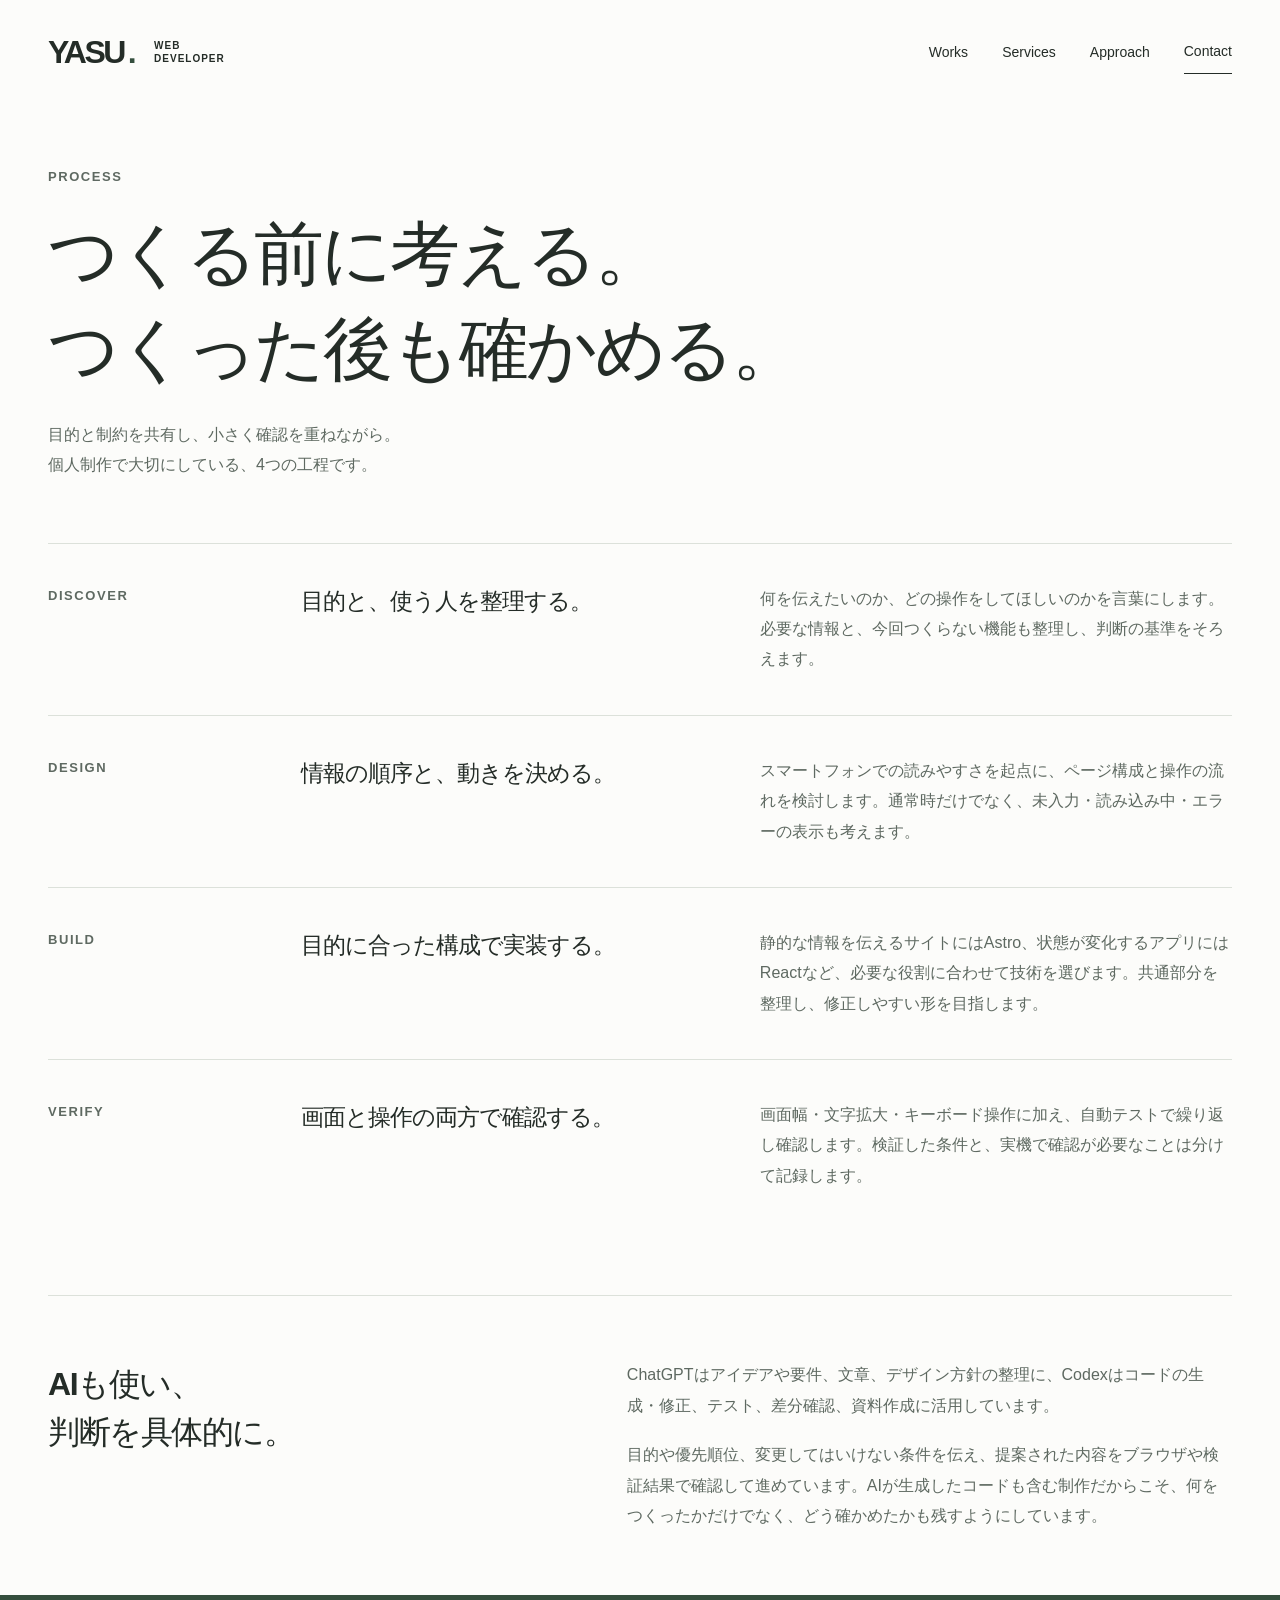
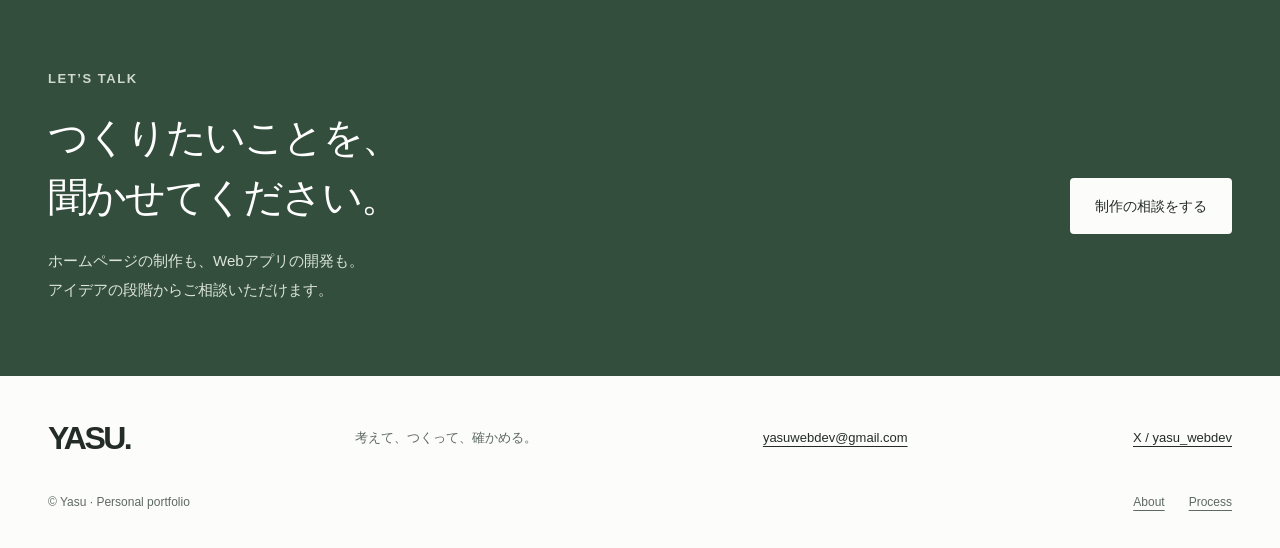
<file: process/index.html>
<!DOCTYPE html><html lang="ja"><head><meta charset="UTF-8"><meta name="viewport" content="width=device-width, initial-scale=1"><meta name="color-scheme" content="light"><title>Process — 制作の進め方 | YASU WEB DEV</title><meta name="description" content="要件整理から情報設計、実装、検証まで。ChatGPTとCodexも活用しながら、目的と制約を明確にして制作を進めています。"><meta name="robots" content="index,follow"><link rel="canonical" href="https://yasu-webdev.github.io/process/"><meta property="og:type" content="website"><meta property="og:locale" content="ja_JP"><meta property="og:title" content="Process — 制作の進め方 | YASU WEB DEV"><meta property="og:description" content="要件整理から情報設計、実装、検証まで。ChatGPTとCodexも活用しながら、目的と制約を明確にして制作を進めています。"><meta property="og:image" content="https://yasu-webdev.github.io/images/og.png"><meta property="og:url" content="https://yasu-webdev.github.io/process/"><meta name="twitter:card" content="summary_large_image"><link rel="icon" href="/favicon.svg" type="image/svg+xml"><noscript><style>
        .menu-button {
          display: none !important;
        }
        .site-nav {
          display: flex !important;
        }
      </style></noscript><link rel="stylesheet" href="/_astro/Layout.DNORaz1D.css"></head><body><a class="skip" href="#main">本文へ移動</a><header class="site-header"><div class="wrap header-inner"><a class="brand" href="/" aria-label="YASU. WEB DEVELOPER ホーム">YASU<span>.</span><small>WEB<br>DEVELOPER</small></a><button class="menu-button" aria-controls="site-nav" aria-expanded="false">メニュー</button><nav id="site-nav" class="site-nav" aria-label="メインナビゲーション"><a href="/works/">Works</a><a href="/#services">Services</a><a href="/#approach">Approach</a><a href="/contact/" class="nav-contact">Contact</a></nav></div></header><main id="main" tabindex="-1"><section class="page-intro wrap"><p class="eyebrow">PROCESS</p><h1>つくる前に考える。<br>つくった後も確かめる。</h1><p>目的と制約を共有し、小さく確認を重ねながら。<br>個人制作で大切にしている、4つの工程です。</p></section><section class="wrap process-list" aria-label="制作の工程"><article><p class="eyebrow">DISCOVER</p><h2>目的と、使う人を整理する。</h2><p>何を伝えたいのか、どの操作をしてほしいのかを言葉にします。必要な情報と、今回つくらない機能も整理し、判断の基準をそろえます。</p></article><article><p class="eyebrow">DESIGN</p><h2>情報の順序と、動きを決める。</h2><p>スマートフォンでの読みやすさを起点に、ページ構成と操作の流れを検討します。通常時だけでなく、未入力・読み込み中・エラーの表示も考えます。</p></article><article><p class="eyebrow">BUILD</p><h2>目的に合った構成で実装する。</h2><p>静的な情報を伝えるサイトにはAstro、状態が変化するアプリにはReactなど、必要な役割に合わせて技術を選びます。共通部分を整理し、修正しやすい形を目指します。</p></article><article><p class="eyebrow">VERIFY</p><h2>画面と操作の両方で確認する。</h2><p>画面幅・文字拡大・キーボード操作に加え、自動テストで繰り返し確認します。検証した条件と、実機で確認が必要なことは分けて記録します。</p></article></section><section class="editorial wrap"><h2>AIも使い、<br>判断を具体的に。</h2><div class="prose"><p>ChatGPTはアイデアや要件、文章、デザイン方針の整理に、Codexはコードの生成・修正、テスト、差分確認、資料作成に活用しています。</p><p>目的や優先順位、変更してはいけない条件を伝え、提案された内容をブラウザや検証結果で確認して進めています。AIが生成したコードも含む制作だからこそ、何をつくったかだけでなく、どう確かめたかも残すようにしています。</p></div></section><section class="contact-band"><div class="wrap" data-reveal><p class="eyebrow">LET’S TALK</p><div class="contact-layout"><div><h2>つくりたいことを、<br>聞かせてください。</h2><p>ホームページの制作も、Webアプリの開発も。<br>アイデアの段階からご相談いただけます。</p></div><a class="button light" href="/contact/">制作の相談をする</a></div></div></section></main><footer class="site-footer"><div class="wrap footer-inner"><a class="brand" href="/">YASU.</a><p>考えて、つくって、確かめる。</p><a href="mailto:yasuwebdev@gmail.com" aria-label="yasuwebdev@gmail.com にメールで相談する">yasuwebdev@gmail.com</a><a href="https://x.com/yasu_webdev" target="_blank" rel="noopener noreferrer">X / yasu_webdev<span class="sr-only">（新しいタブ）</span></a></div><div class="wrap footer-meta"><span>© Yasu · Personal portfolio</span><div class="footer-pages"><a href="/about/">About</a><a href="/process/">Process</a></div></div></footer><script type="module" src="/_astro/Layout.astro_astro_type_script_index_0_lang.DDMDY9-S.js"></script></body></html>
</file>
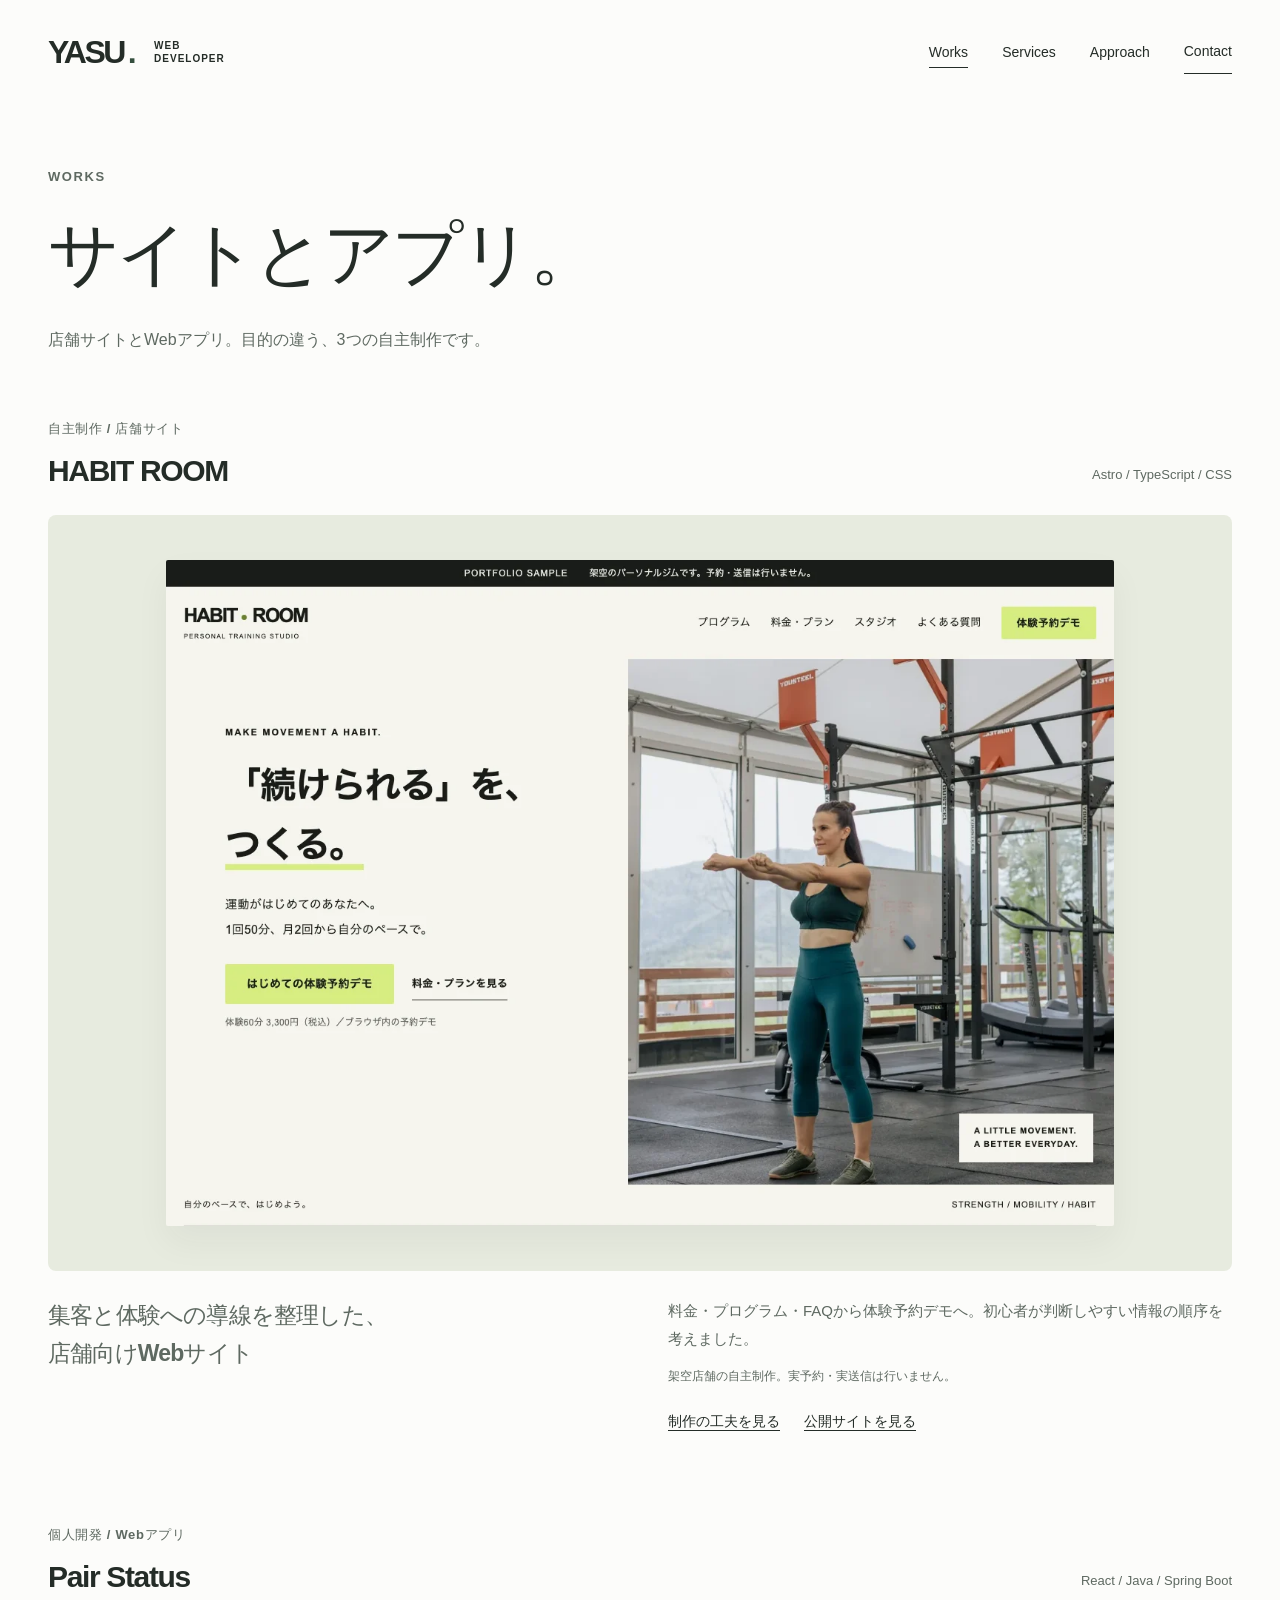
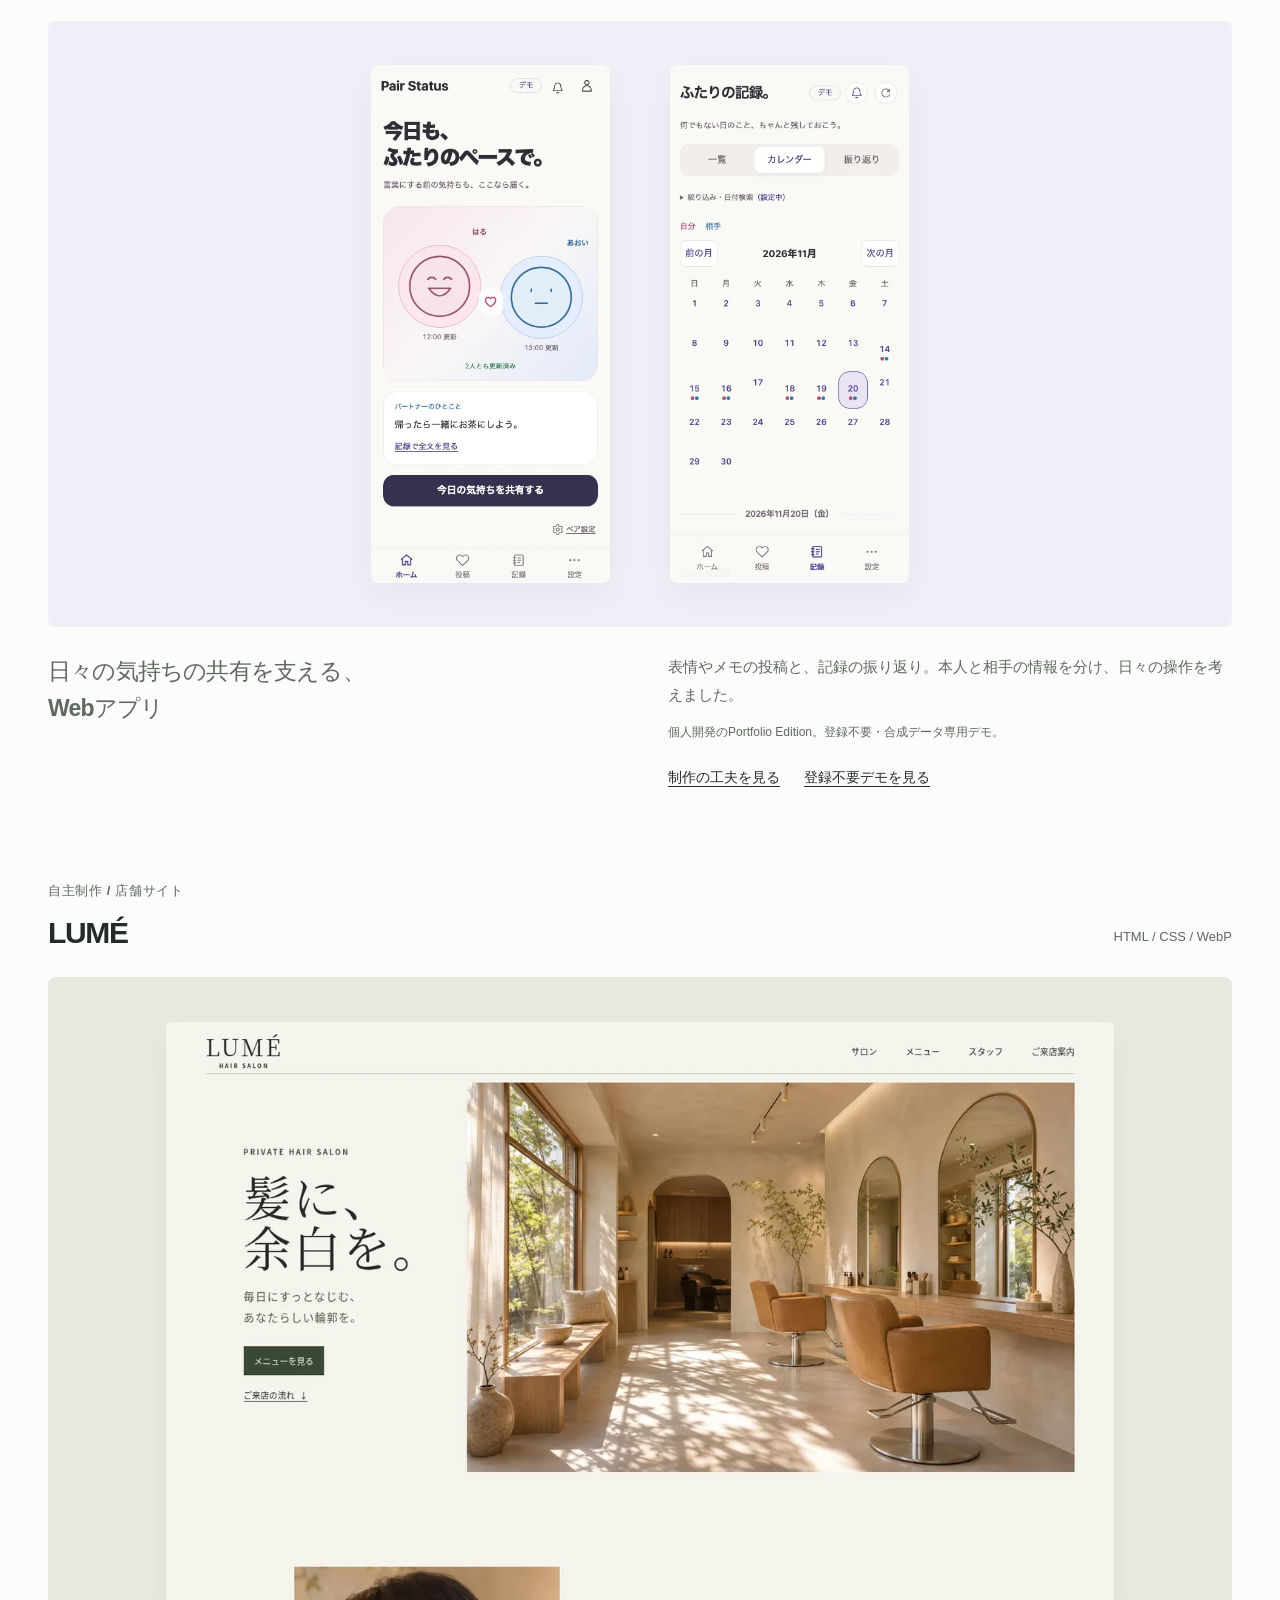
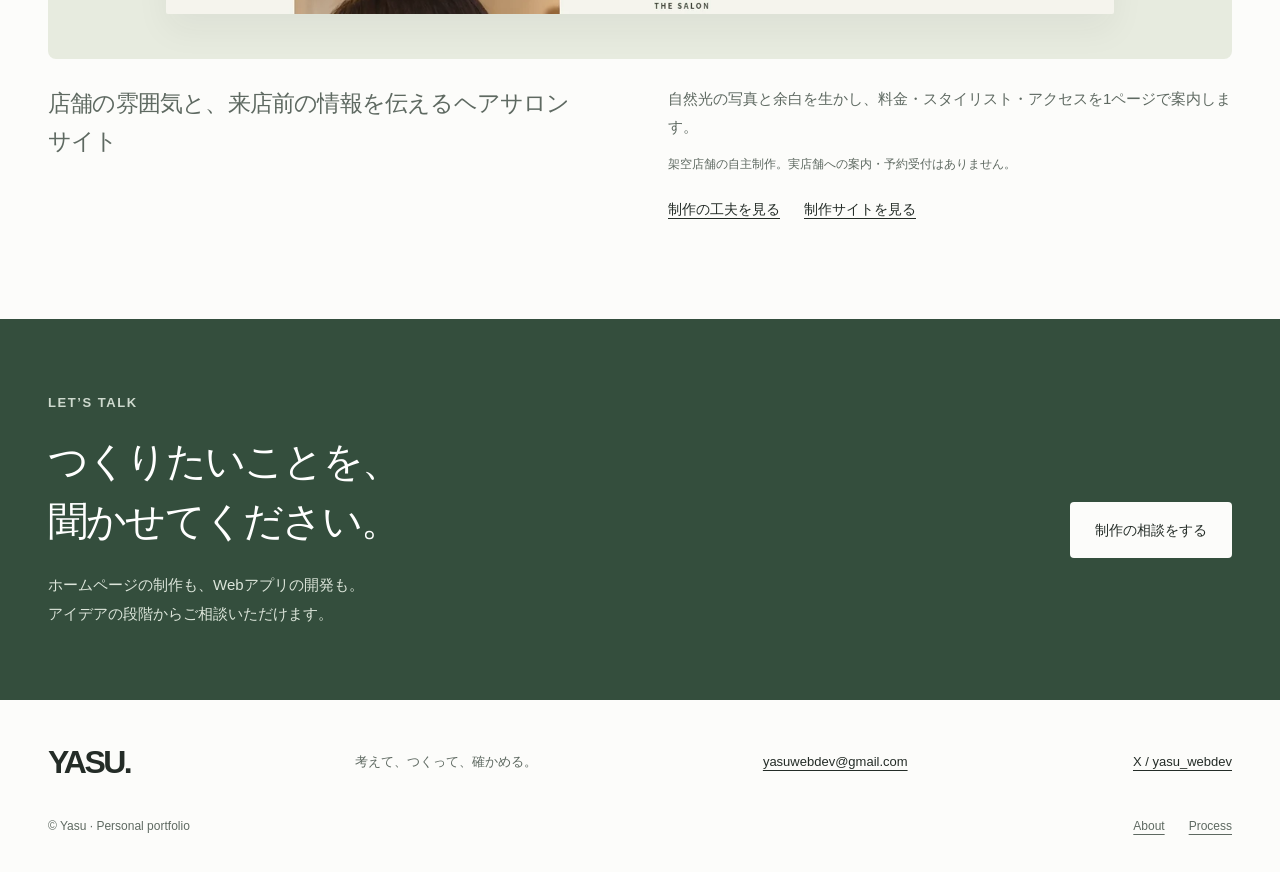
<file: works/index.html>
<!DOCTYPE html><html lang="ja"><head><meta charset="UTF-8"><meta name="viewport" content="width=device-width, initial-scale=1"><meta name="color-scheme" content="light"><title>Works — 制作したもの | YASU WEB DEV</title><meta name="description" content="店舗サイトHABIT ROOM・LUMÉとWebアプリPair Status。自主制作の目的、使用技術、制作の工夫と公開作品を紹介します。"><meta name="robots" content="index,follow"><link rel="canonical" href="https://yasu-webdev.github.io/works/"><meta property="og:type" content="website"><meta property="og:locale" content="ja_JP"><meta property="og:title" content="Works — 制作したもの | YASU WEB DEV"><meta property="og:description" content="店舗サイトHABIT ROOM・LUMÉとWebアプリPair Status。自主制作の目的、使用技術、制作の工夫と公開作品を紹介します。"><meta property="og:image" content="https://yasu-webdev.github.io/images/og.png"><meta property="og:url" content="https://yasu-webdev.github.io/works/"><meta name="twitter:card" content="summary_large_image"><link rel="icon" href="/favicon.svg" type="image/svg+xml"><noscript><style>
        .menu-button {
          display: none !important;
        }
        .site-nav {
          display: flex !important;
        }
      </style></noscript><link rel="stylesheet" href="/_astro/Layout.DNORaz1D.css"></head><body><a class="skip" href="#main">本文へ移動</a><header class="site-header"><div class="wrap header-inner"><a class="brand" href="/" aria-label="YASU. WEB DEVELOPER ホーム">YASU<span>.</span><small>WEB<br>DEVELOPER</small></a><button class="menu-button" aria-controls="site-nav" aria-expanded="false">メニュー</button><nav id="site-nav" class="site-nav" aria-label="メインナビゲーション"><a href="/works/" aria-current="page">Works</a><a href="/#services">Services</a><a href="/#approach">Approach</a><a href="/contact/" class="nav-contact">Contact</a></nav></div></header><main id="main" tabindex="-1"><section class="page-intro wrap hero-enter"><p class="eyebrow">WORKS</p><h1>サイトとアプリ。</h1><p>店舗サイトとWebアプリ。目的の違う、3つの自主制作です。</p></section><section class="wrap works-list work-list" aria-label="自主制作の作品"><article class="project project-habit" data-reveal><div class="project-heading"><div><p class="eyebrow">自主制作 / 店舗サイト</p><h2><a href="/works/habit-room/">HABIT ROOM</a></h2></div><span class="project-tech">Astro / TypeScript / CSS</span></div><a class="project-art" href="/works/habit-room/"><div class="habit-art work-visual habit-visual"><img src="/images/habit-desktop.webp" srcset="/images/habit-desktop-640.webp 640w, /images/habit-desktop.webp 1280w" sizes="(max-width: 600px) calc(100vw - 80px), 80vw" width="1280" height="900" alt="HABIT ROOM。初心者向けの料金・プログラム・体験予約デモを紹介" loading="lazy"></div><span class="art-action">制作紹介を見る</span></a><div class="project-caption"><p class="project-purpose">集客と体験への導線を整理した、<br>店舗向けWebサイト</p><div><p>料金・プログラム・FAQから体験予約デモへ。初心者が判断しやすい情報の順序を考えました。</p><p class="note">架空店舗の自主制作。実予約・実送信は行いません。</p><div class="project-links"><a class="text-link" href="/works/habit-room/">制作の工夫を見る</a><a class="text-link" href="https://yasu-webdev.github.io/habit-room/" target="_blank" rel="noopener noreferrer">公開サイトを見る<span class="sr-only">（新しいタブ）</span></a></div></div></div></article><article class="project project-pair" data-reveal><div class="project-heading"><div><p class="eyebrow">個人開発 / Webアプリ</p><h2><a href="/works/pair-status/">Pair Status</a></h2></div><span class="project-tech">React / Java / Spring Boot</span></div><a class="project-art" href="/works/pair-status/"><div class="pair-art work-visual pair-visual"><img src="/images/pair-home.webp" width="393" height="852" alt="Pair Statusのホーム画面。本人と相手の状態を並べて表示" loading="lazy"><img src="/images/pair-calendar.webp" width="393" height="852" alt="投稿した日を振り返るPair Statusのカレンダー" loading="lazy"></div><span class="art-action">制作紹介を見る</span></a><div class="project-caption"><p class="project-purpose">日々の気持ちの共有を支える、<br>Webアプリ</p><div><p>表情やメモの投稿と、記録の振り返り。本人と相手の情報を分け、日々の操作を考えました。</p><p class="note">個人開発のPortfolio Edition。登録不要・合成データ専用デモ。</p><div class="project-links"><a class="text-link" href="/works/pair-status/">制作の工夫を見る</a><a class="text-link" href="https://yasu-webdev.github.io/pair-status-portfolio/" target="_blank" rel="noopener noreferrer">登録不要デモを見る<span class="sr-only">（新しいタブ）</span></a></div></div></div></article><article class="project project-lume" data-reveal><div class="project-heading"><div><p class="eyebrow">自主制作 / 店舗サイト</p><h2><a href="/works/lume/">LUMÉ</a></h2></div><span class="project-tech">HTML / CSS / WebP</span></div><a class="project-art" href="/works/lume/"><div class="habit-art work-visual habit-visual"><img src="/images/lume-desktop.webp" width="1280" height="800" alt="LUMÉのトップページ。自然光のサロン写真から料金やスタッフ紹介へ案内" loading="lazy"></div><span class="art-action">制作紹介を見る</span></a><div class="project-caption"><p class="project-purpose">店舗の雰囲気と、来店前の情報を伝えるヘアサロンサイト</p><div><p>自然光の写真と余白を生かし、料金・スタイリスト・アクセスを1ページで案内します。</p><p class="note">架空店舗の自主制作。実店舗への案内・予約受付はありません。</p><div class="project-links"><a class="text-link" href="/works/lume/">制作の工夫を見る</a><a class="text-link" href="/lume/" target="_blank" rel="noopener noreferrer">制作サイトを見る<span class="sr-only">（新しいタブ）</span></a></div></div></div></article></section><section class="contact-band"><div class="wrap" data-reveal><p class="eyebrow">LET’S TALK</p><div class="contact-layout"><div><h2>つくりたいことを、<br>聞かせてください。</h2><p>ホームページの制作も、Webアプリの開発も。<br>アイデアの段階からご相談いただけます。</p></div><a class="button light" href="/contact/">制作の相談をする</a></div></div></section></main><footer class="site-footer"><div class="wrap footer-inner"><a class="brand" href="/">YASU.</a><p>考えて、つくって、確かめる。</p><a href="mailto:yasuwebdev@gmail.com" aria-label="yasuwebdev@gmail.com にメールで相談する">yasuwebdev@gmail.com</a><a href="https://x.com/yasu_webdev" target="_blank" rel="noopener noreferrer">X / yasu_webdev<span class="sr-only">（新しいタブ）</span></a></div><div class="wrap footer-meta"><span>© Yasu · Personal portfolio</span><div class="footer-pages"><a href="/about/">About</a><a href="/process/">Process</a></div></div></footer><script type="module" src="/_astro/Layout.astro_astro_type_script_index_0_lang.DDMDY9-S.js"></script></body></html>
</file>
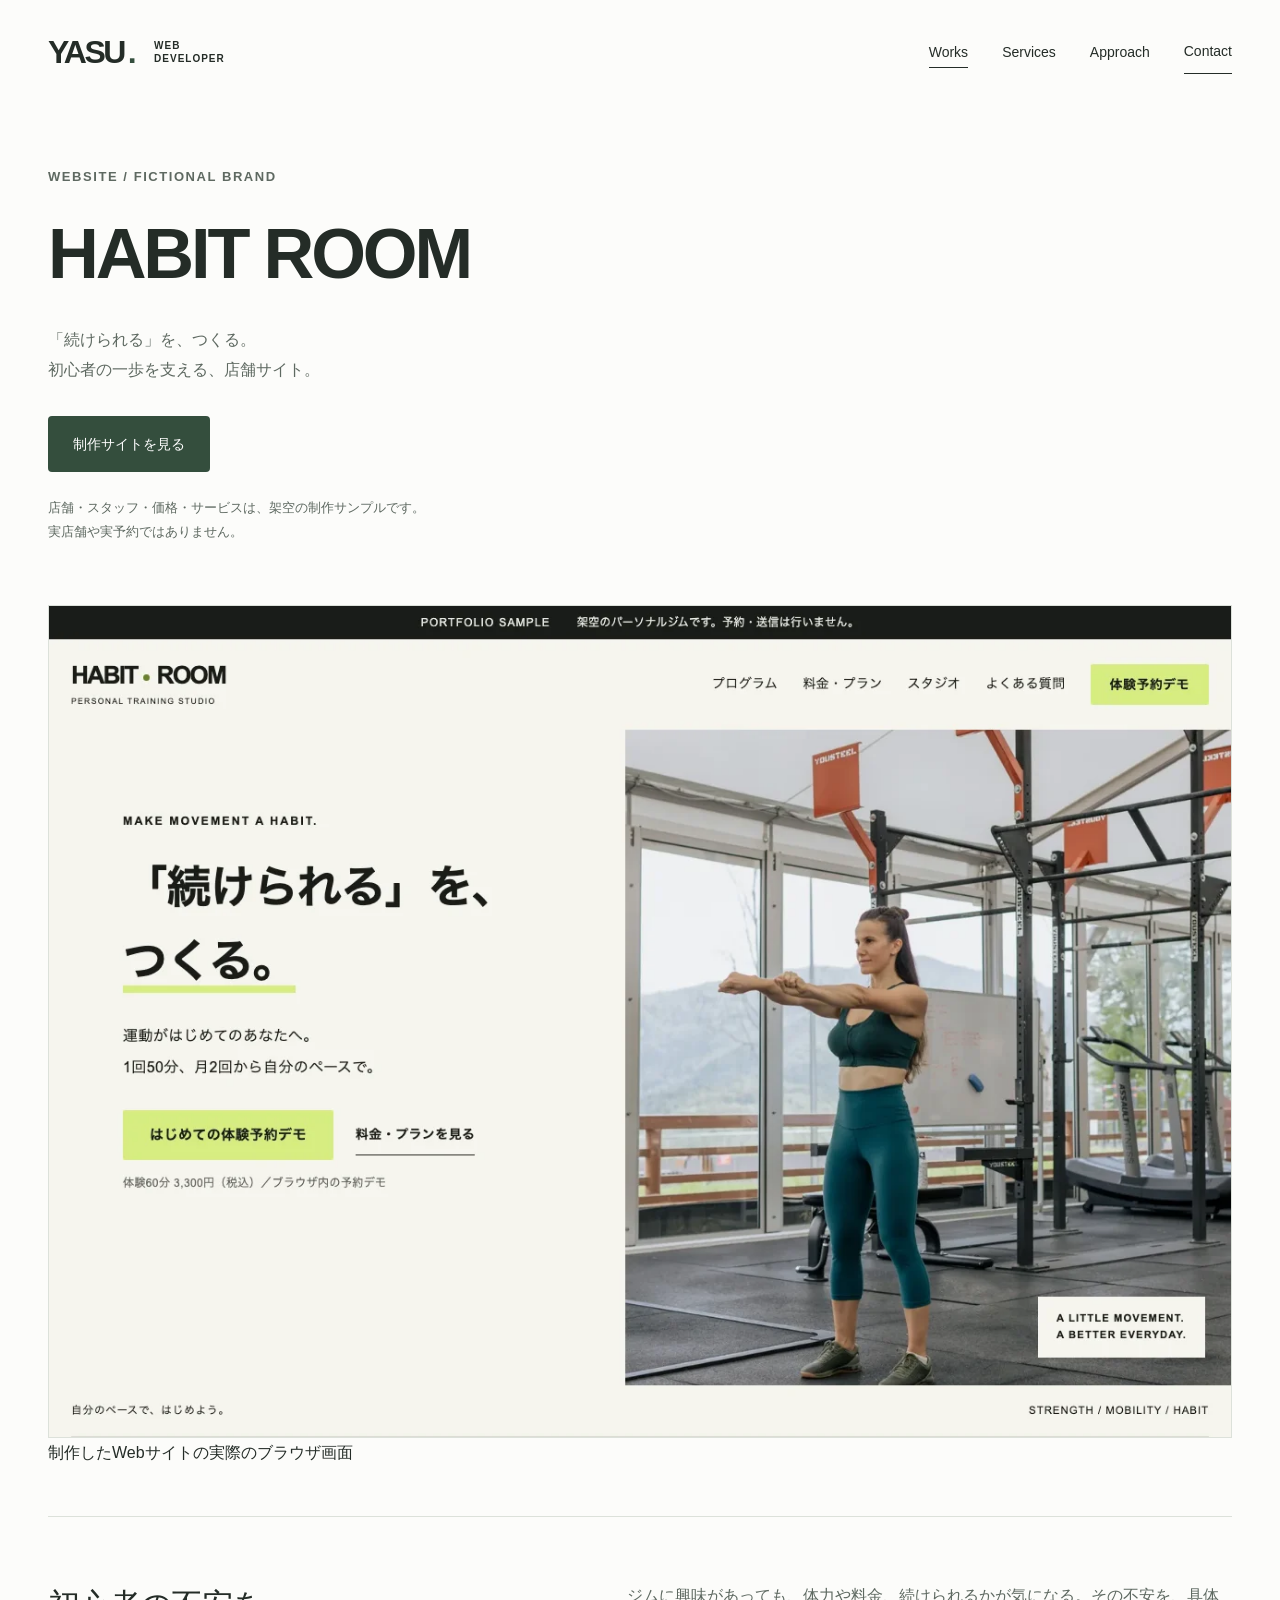
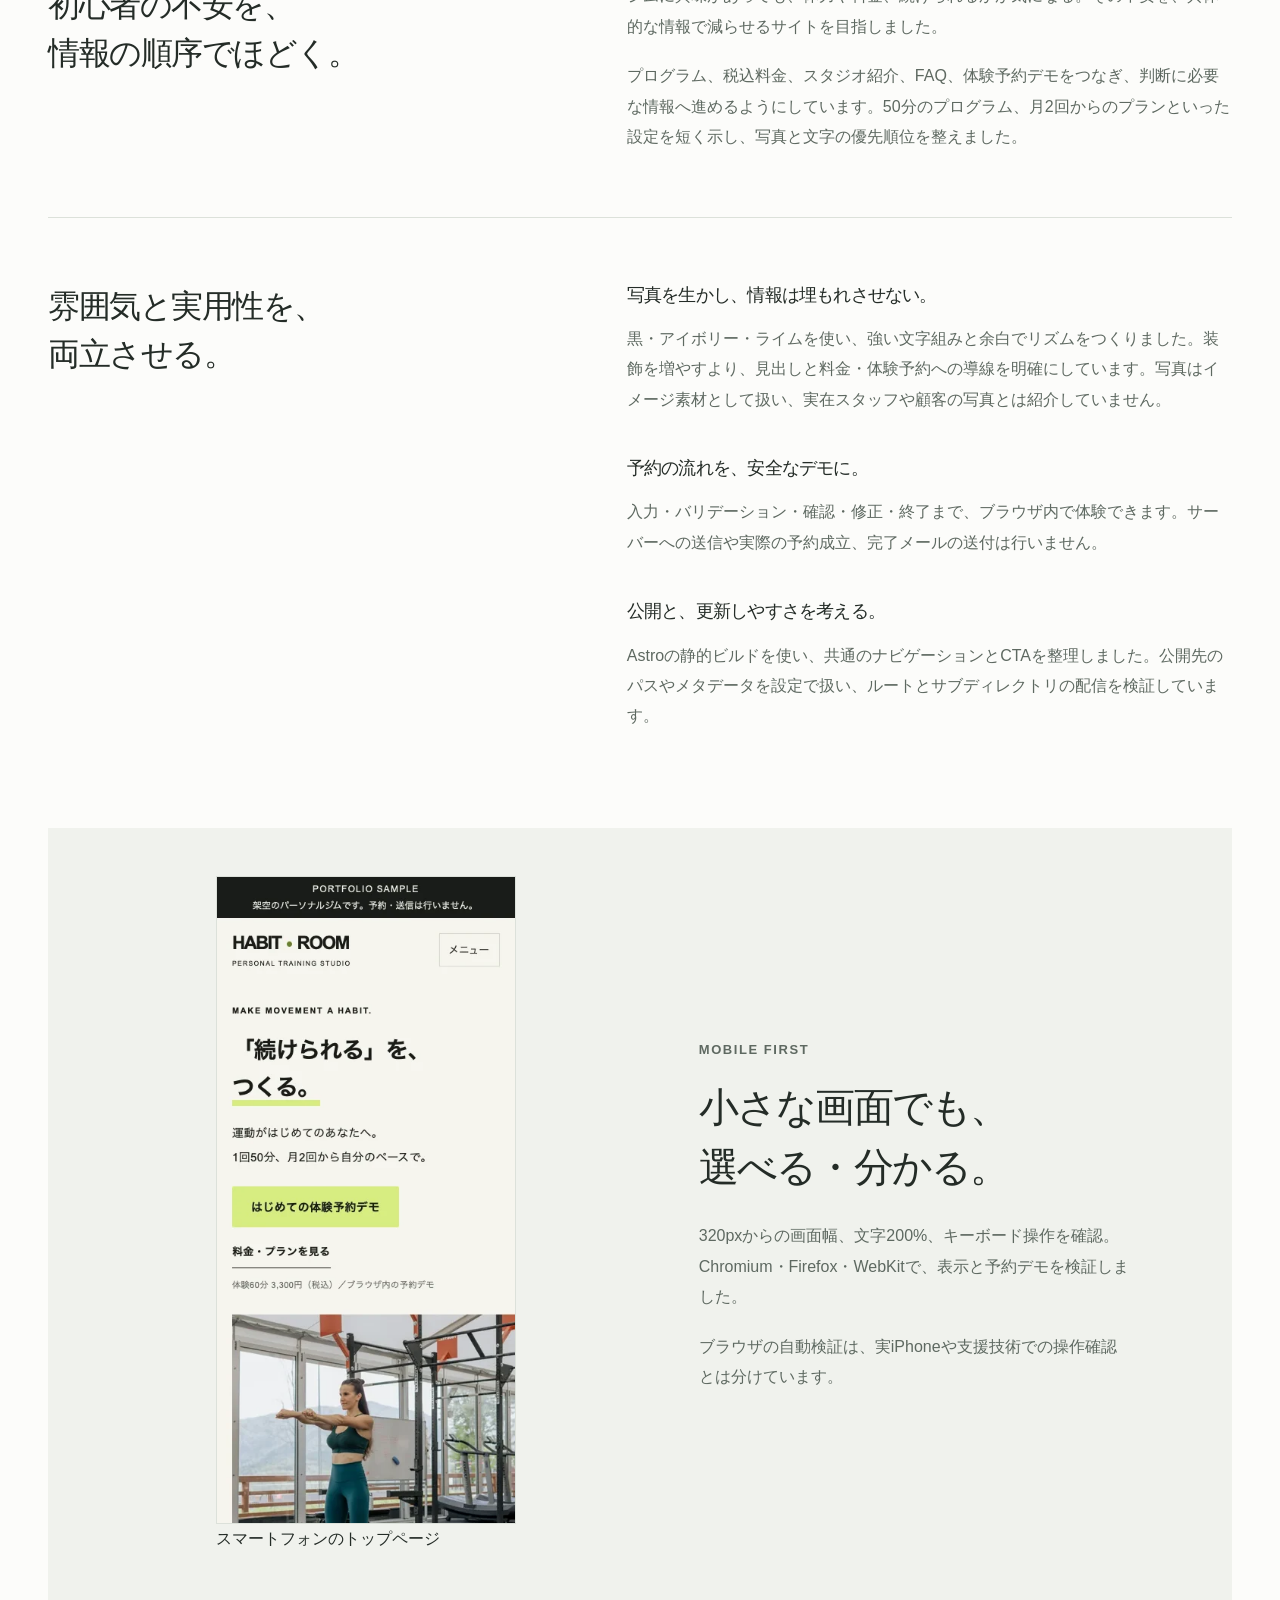
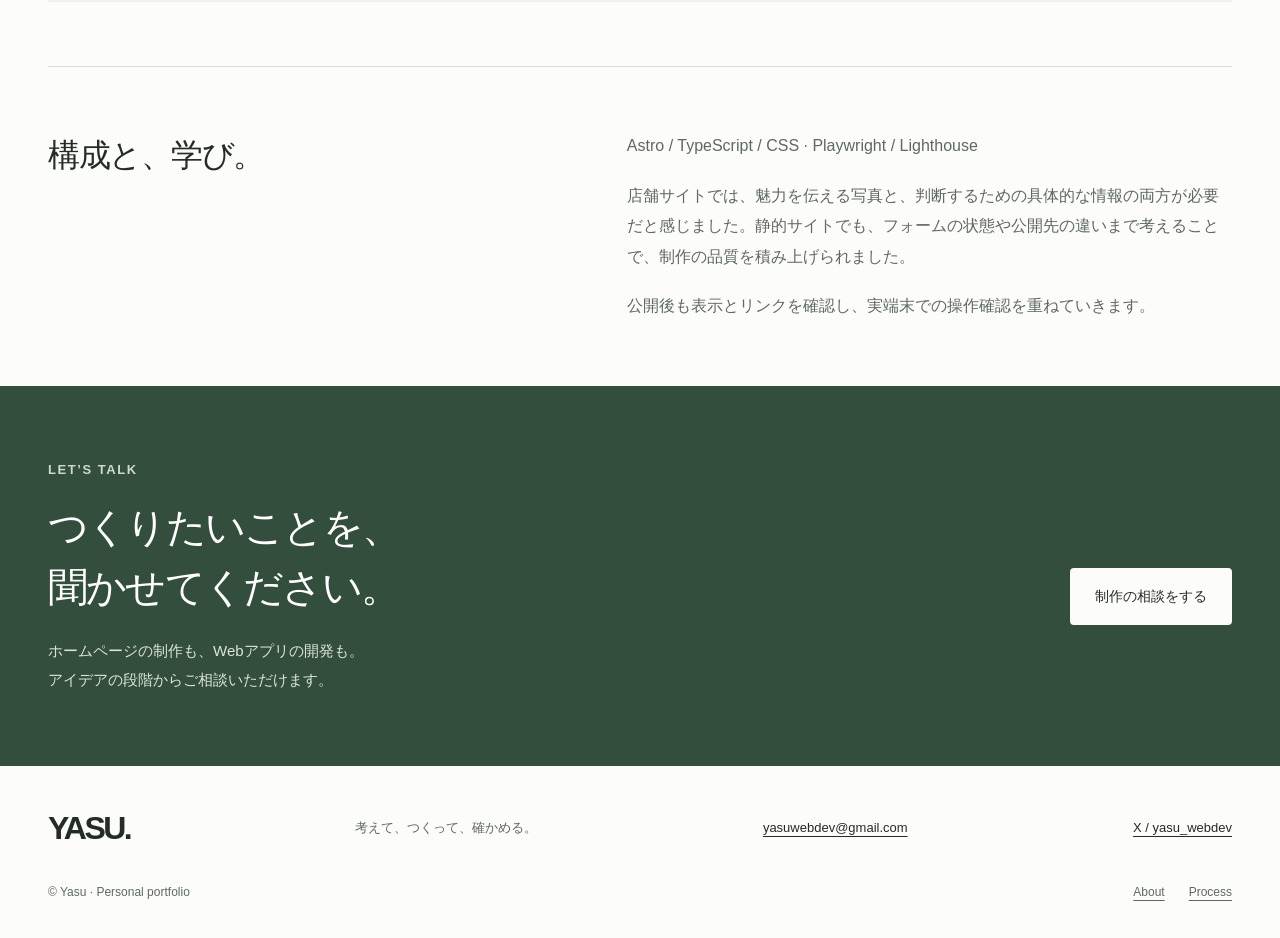
<file: works/habit-room/index.html>
<!DOCTYPE html><html lang="ja"><head><meta charset="UTF-8"><meta name="viewport" content="width=device-width, initial-scale=1"><meta name="color-scheme" content="light"><title>HABIT ROOM — はじめの一歩を支える店舗サイト | YASU WEB DEV</title><meta name="description" content="架空のパーソナルジムHABIT ROOMの制作紹介。初心者の不安を整理する情報設計、スマートフォンの表示、ブラウザ内の予約デモ。"><meta name="robots" content="index,follow"><link rel="canonical" href="https://yasu-webdev.github.io/works/habit-room/"><meta property="og:type" content="website"><meta property="og:locale" content="ja_JP"><meta property="og:title" content="HABIT ROOM — はじめの一歩を支える店舗サイト | YASU WEB DEV"><meta property="og:description" content="架空のパーソナルジムHABIT ROOMの制作紹介。初心者の不安を整理する情報設計、スマートフォンの表示、ブラウザ内の予約デモ。"><meta property="og:image" content="https://yasu-webdev.github.io/images/og.png"><meta property="og:url" content="https://yasu-webdev.github.io/works/habit-room/"><meta name="twitter:card" content="summary_large_image"><link rel="icon" href="/favicon.svg" type="image/svg+xml"><noscript><style>
        .menu-button {
          display: none !important;
        }
        .site-nav {
          display: flex !important;
        }
      </style></noscript><link rel="stylesheet" href="/_astro/Layout.DNORaz1D.css"></head><body><a class="skip" href="#main">本文へ移動</a><header class="site-header"><div class="wrap header-inner"><a class="brand" href="/" aria-label="YASU. WEB DEVELOPER ホーム">YASU<span>.</span><small>WEB<br>DEVELOPER</small></a><button class="menu-button" aria-controls="site-nav" aria-expanded="false">メニュー</button><nav id="site-nav" class="site-nav" aria-label="メインナビゲーション"><a href="/works/" aria-current="page">Works</a><a href="/#services">Services</a><a href="/#approach">Approach</a><a href="/contact/" class="nav-contact">Contact</a></nav></div></header><main id="main" tabindex="-1"><header class="page-intro wrap"><p class="eyebrow">WEBSITE / FICTIONAL BRAND</p><h1>HABIT ROOM</h1><p>「続けられる」を、つくる。<br>初心者の一歩を支える、店舗サイト。</p><div class="actions"><a class="button" href="https://yasu-webdev.github.io/habit-room/" target="_blank" rel="noopener noreferrer">制作サイトを見る<span class="sr-only">（新しいタブ）</span></a></div><p class="note">店舗・スタッフ・価格・サービスは、架空の制作サンプルです。<br>実店舗や実予約ではありません。</p></header><figure class="wrap wide-image"><img src="/images/habit-desktop.webp" alt="HABIT ROOMのPCトップページ。写真と大胆な文字を使った構成" width="1280" height="900"><figcaption>制作したWebサイトの実際のブラウザ画面</figcaption></figure><section class="editorial wrap"><h2>初心者の不安を、<br>情報の順序でほどく。</h2><div class="prose"><p>ジムに興味があっても、体力や料金、続けられるかが気になる。その不安を、具体的な情報で減らせるサイトを目指しました。</p><p>プログラム、税込料金、スタジオ紹介、FAQ、体験予約デモをつなぎ、判断に必要な情報へ進めるようにしています。50分のプログラム、月2回からのプランといった設定を短く示し、写真と文字の優先順位を整えました。</p></div></section><section class="editorial wrap"><h2>雰囲気と実用性を、<br>両立させる。</h2><div class="prose"><h3>写真を生かし、情報は埋もれさせない。</h3><p>黒・アイボリー・ライムを使い、強い文字組みと余白でリズムをつくりました。装飾を増やすより、見出しと料金・体験予約への導線を明確にしています。写真はイメージ素材として扱い、実在スタッフや顧客の写真とは紹介していません。</p><h3>予約の流れを、安全なデモに。</h3><p>入力・バリデーション・確認・修正・終了まで、ブラウザ内で体験できます。サーバーへの送信や実際の予約成立、完了メールの送付は行いません。</p><h3>公開と、更新しやすさを考える。</h3><p>Astroの静的ビルドを使い、共通のナビゲーションとCTAを整理しました。公開先のパスやメタデータを設定で扱い、ルートとサブディレクトリの配信を検証しています。</p></div></section><div class="wrap habit-gallery"><figure><img src="/images/habit-mobile.webp" alt="スマートフォン幅で表示したHABIT ROOMのトップページ" width="393" height="852" loading="lazy"><figcaption>スマートフォンのトップページ</figcaption></figure><div><p class="eyebrow">MOBILE FIRST</p><h2>小さな画面でも、<br>選べる・分かる。</h2><p>320pxからの画面幅、文字200%、キーボード操作を確認。Chromium・Firefox・WebKitで、表示と予約デモを検証しました。</p><p>ブラウザの自動検証は、実iPhoneや支援技術での操作確認とは分けています。</p></div></div><section class="editorial wrap"><h2>構成と、学び。</h2><div class="prose"><p>Astro / TypeScript / CSS · Playwright / Lighthouse</p><p>店舗サイトでは、魅力を伝える写真と、判断するための具体的な情報の両方が必要だと感じました。静的サイトでも、フォームの状態や公開先の違いまで考えることで、制作の品質を積み上げられました。</p><p>公開後も表示とリンクを確認し、実端末での操作確認を重ねていきます。</p></div></section><section class="contact-band"><div class="wrap" data-reveal><p class="eyebrow">LET’S TALK</p><div class="contact-layout"><div><h2>つくりたいことを、<br>聞かせてください。</h2><p>ホームページの制作も、Webアプリの開発も。<br>アイデアの段階からご相談いただけます。</p></div><a class="button light" href="/contact/">制作の相談をする</a></div></div></section></main><footer class="site-footer"><div class="wrap footer-inner"><a class="brand" href="/">YASU.</a><p>考えて、つくって、確かめる。</p><a href="mailto:yasuwebdev@gmail.com" aria-label="yasuwebdev@gmail.com にメールで相談する">yasuwebdev@gmail.com</a><a href="https://x.com/yasu_webdev" target="_blank" rel="noopener noreferrer">X / yasu_webdev<span class="sr-only">（新しいタブ）</span></a></div><div class="wrap footer-meta"><span>© Yasu · Personal portfolio</span><div class="footer-pages"><a href="/about/">About</a><a href="/process/">Process</a></div></div></footer><script type="module" src="/_astro/Layout.astro_astro_type_script_index_0_lang.DDMDY9-S.js"></script></body></html>
</file>
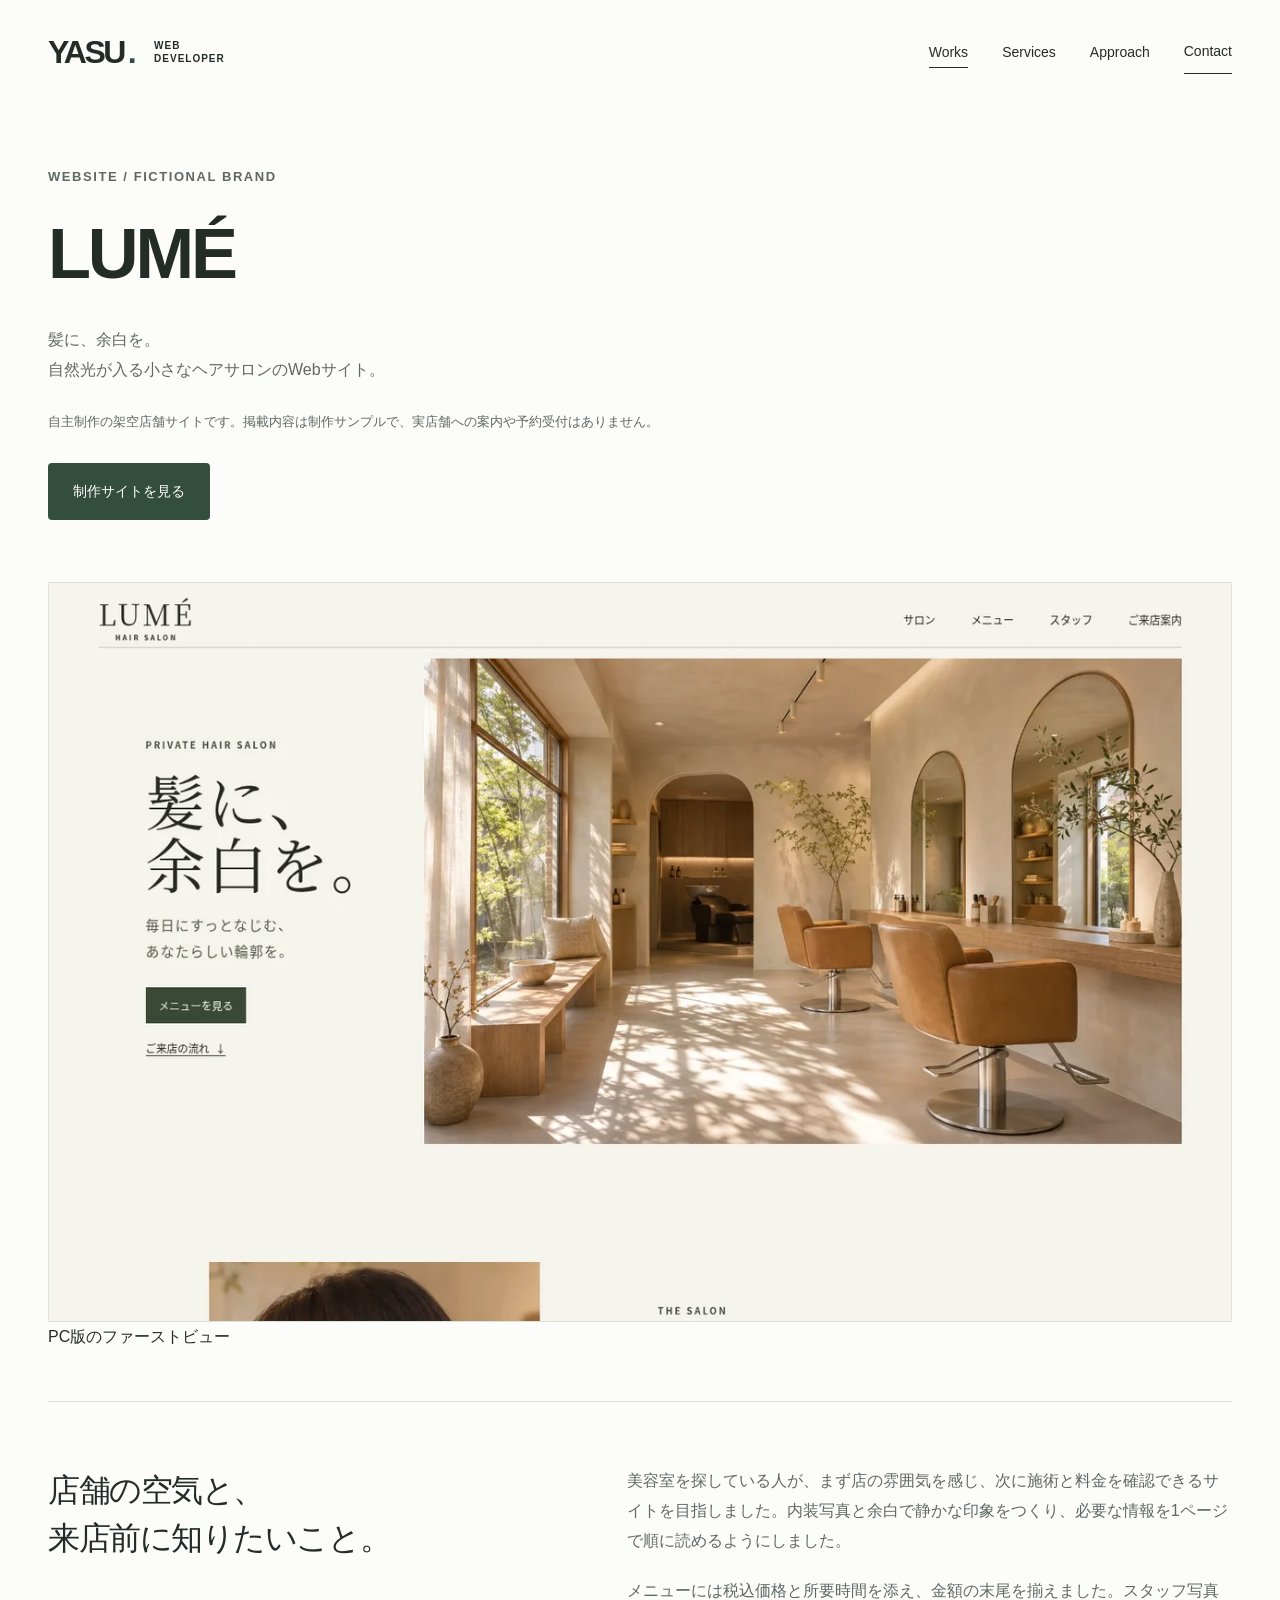
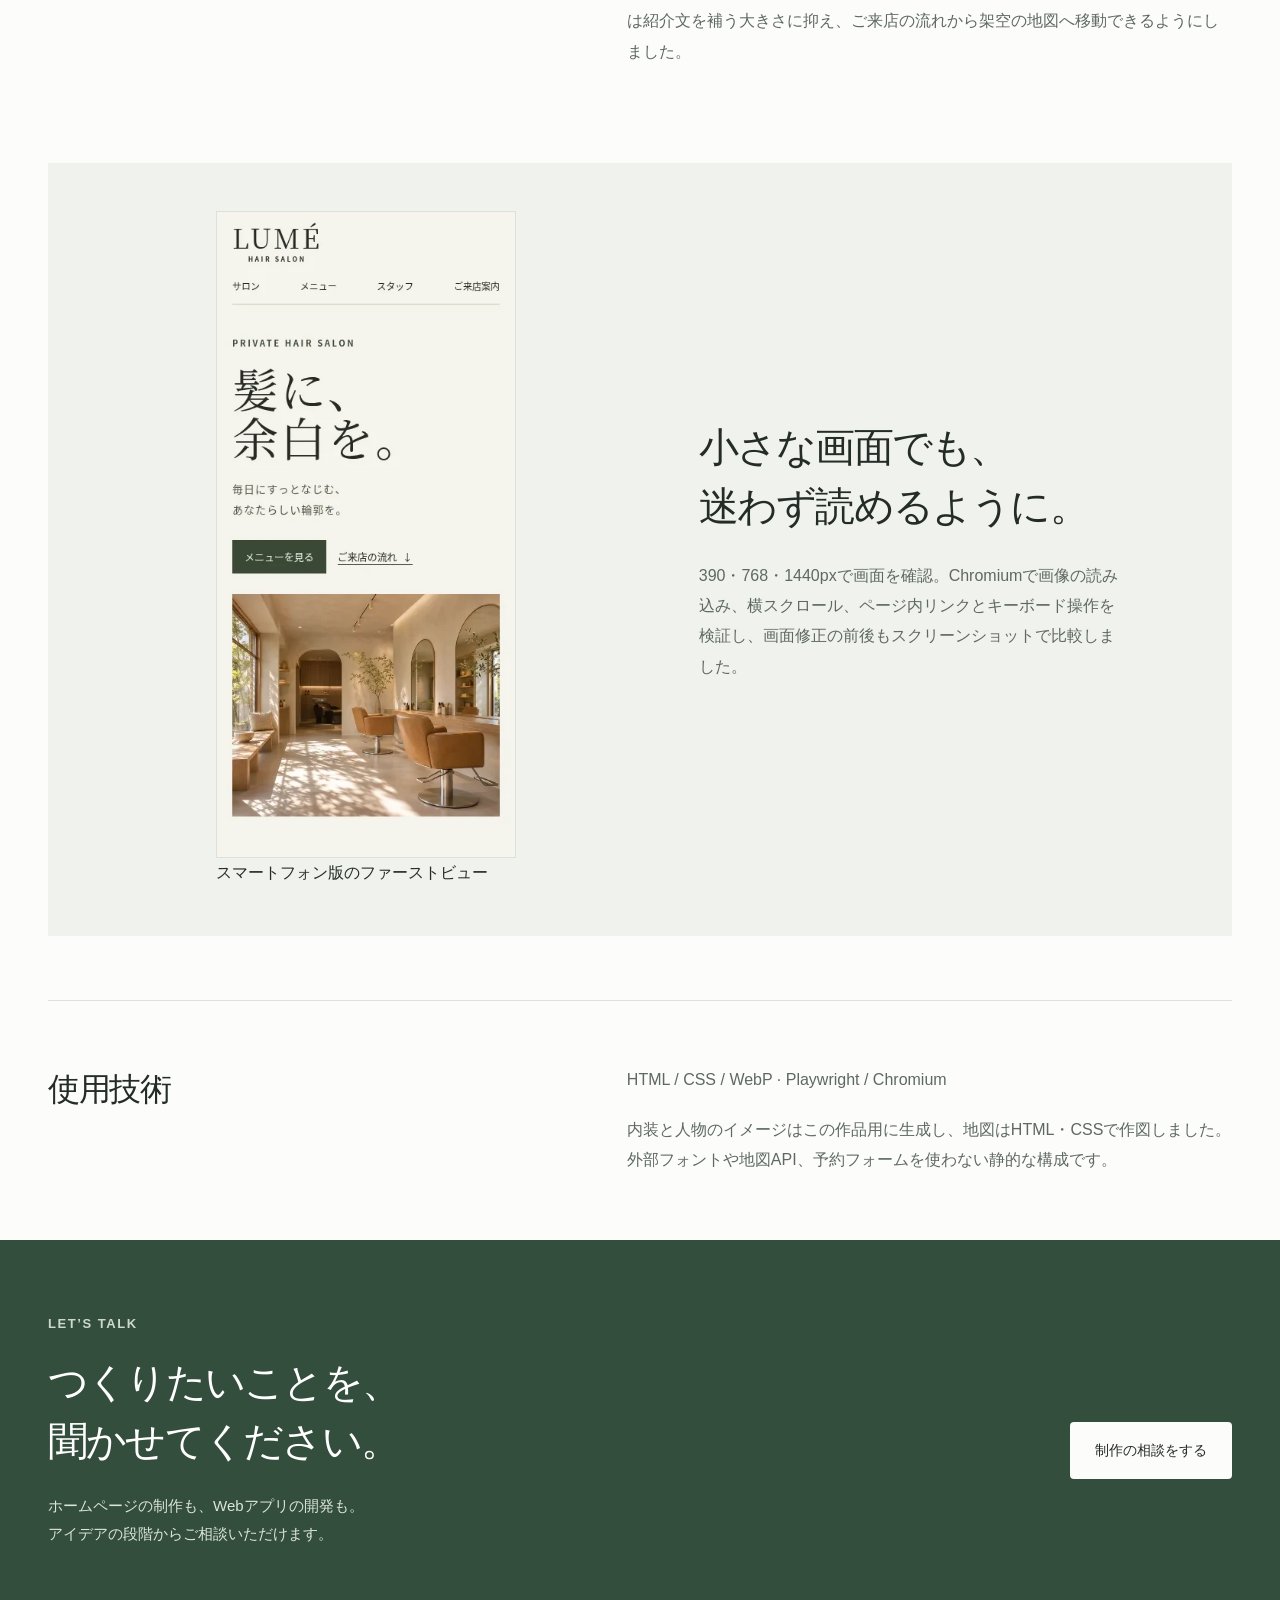
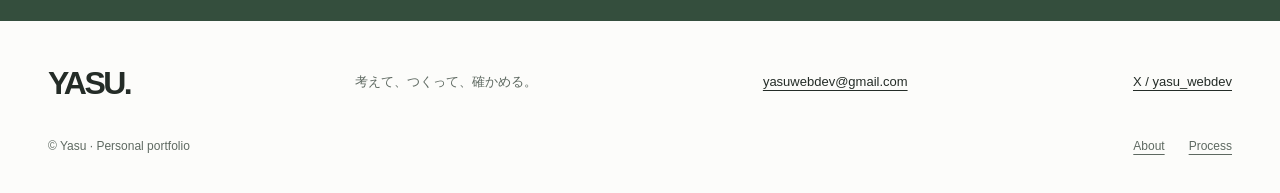
<file: works/lume/index.html>
<!DOCTYPE html><html lang="ja"><head><meta charset="UTF-8"><meta name="viewport" content="width=device-width, initial-scale=1"><meta name="color-scheme" content="light"><title>LUMÉ — 自然光が入る架空のヘアサロン | YASU WEB DEV</title><meta name="description" content="架空の美容室LUMÉの自主制作。店舗紹介、料金、スタッフ、アクセスを1ページにまとめた静的サイトです。"><meta name="robots" content="index,follow"><link rel="canonical" href="https://yasu-webdev.github.io/works/lume/"><meta property="og:type" content="website"><meta property="og:locale" content="ja_JP"><meta property="og:title" content="LUMÉ — 自然光が入る架空のヘアサロン | YASU WEB DEV"><meta property="og:description" content="架空の美容室LUMÉの自主制作。店舗紹介、料金、スタッフ、アクセスを1ページにまとめた静的サイトです。"><meta property="og:image" content="https://yasu-webdev.github.io/images/og.png"><meta property="og:url" content="https://yasu-webdev.github.io/works/lume/"><meta name="twitter:card" content="summary_large_image"><link rel="icon" href="/favicon.svg" type="image/svg+xml"><noscript><style>
        .menu-button {
          display: none !important;
        }
        .site-nav {
          display: flex !important;
        }
      </style></noscript><link rel="stylesheet" href="/_astro/Layout.DNORaz1D.css"></head><body><a class="skip" href="#main">本文へ移動</a><header class="site-header"><div class="wrap header-inner"><a class="brand" href="/" aria-label="YASU. WEB DEVELOPER ホーム">YASU<span>.</span><small>WEB<br>DEVELOPER</small></a><button class="menu-button" aria-controls="site-nav" aria-expanded="false">メニュー</button><nav id="site-nav" class="site-nav" aria-label="メインナビゲーション"><a href="/works/" aria-current="page">Works</a><a href="/#services">Services</a><a href="/#approach">Approach</a><a href="/contact/" class="nav-contact">Contact</a></nav></div></header><main id="main" tabindex="-1"><header class="page-intro wrap"><p class="eyebrow">WEBSITE / FICTIONAL BRAND</p><h1>LUMÉ</h1><p>髪に、余白を。<br>自然光が入る小さなヘアサロンのWebサイト。</p><p class="note">自主制作の架空店舗サイトです。掲載内容は制作サンプルで、実店舗への案内や予約受付はありません。</p><div class="actions"><a class="button" href="/lume/" target="_blank" rel="noopener noreferrer">制作サイトを見る<span class="sr-only">（新しいタブ）</span></a></div></header><figure class="wrap wide-image"><img src="/images/lume-desktop.webp" alt="LUMÉのPC版。明朝の見出しと自然光が差し込むサロンの内装" width="1280" height="800"><figcaption>PC版のファーストビュー</figcaption></figure><section class="editorial wrap"><h2>店舗の空気と、<br>来店前に知りたいこと。</h2><div class="prose"><p>美容室を探している人が、まず店の雰囲気を感じ、次に施術と料金を確認できるサイトを目指しました。内装写真と余白で静かな印象をつくり、必要な情報を1ページで順に読めるようにしました。</p><p>メニューには税込価格と所要時間を添え、金額の末尾を揃えました。スタッフ写真は紹介文を補う大きさに抑え、ご来店の流れから架空の地図へ移動できるようにしました。</p></div></section><div class="wrap habit-gallery"><figure><img src="/images/lume-mobile.webp" alt="LUMÉのスマートフォン版。見出しとメニューへのリンクを内装写真の上に配置" width="390" height="844" loading="lazy"><figcaption>スマートフォン版のファーストビュー</figcaption></figure><div><h2>小さな画面でも、<br>迷わず読めるように。</h2><p>390・768・1440pxで画面を確認。Chromiumで画像の読み込み、横スクロール、ページ内リンクとキーボード操作を検証し、画面修正の前後もスクリーンショットで比較しました。</p></div></div><section class="editorial wrap"><h2>使用技術</h2><div class="prose"><p>HTML / CSS / WebP · Playwright / Chromium</p><p>内装と人物のイメージはこの作品用に生成し、地図はHTML・CSSで作図しました。外部フォントや地図API、予約フォームを使わない静的な構成です。</p></div></section><section class="contact-band"><div class="wrap" data-reveal><p class="eyebrow">LET’S TALK</p><div class="contact-layout"><div><h2>つくりたいことを、<br>聞かせてください。</h2><p>ホームページの制作も、Webアプリの開発も。<br>アイデアの段階からご相談いただけます。</p></div><a class="button light" href="/contact/">制作の相談をする</a></div></div></section></main><footer class="site-footer"><div class="wrap footer-inner"><a class="brand" href="/">YASU.</a><p>考えて、つくって、確かめる。</p><a href="mailto:yasuwebdev@gmail.com" aria-label="yasuwebdev@gmail.com にメールで相談する">yasuwebdev@gmail.com</a><a href="https://x.com/yasu_webdev" target="_blank" rel="noopener noreferrer">X / yasu_webdev<span class="sr-only">（新しいタブ）</span></a></div><div class="wrap footer-meta"><span>© Yasu · Personal portfolio</span><div class="footer-pages"><a href="/about/">About</a><a href="/process/">Process</a></div></div></footer><script type="module" src="/_astro/Layout.astro_astro_type_script_index_0_lang.DDMDY9-S.js"></script></body></html>
</file>
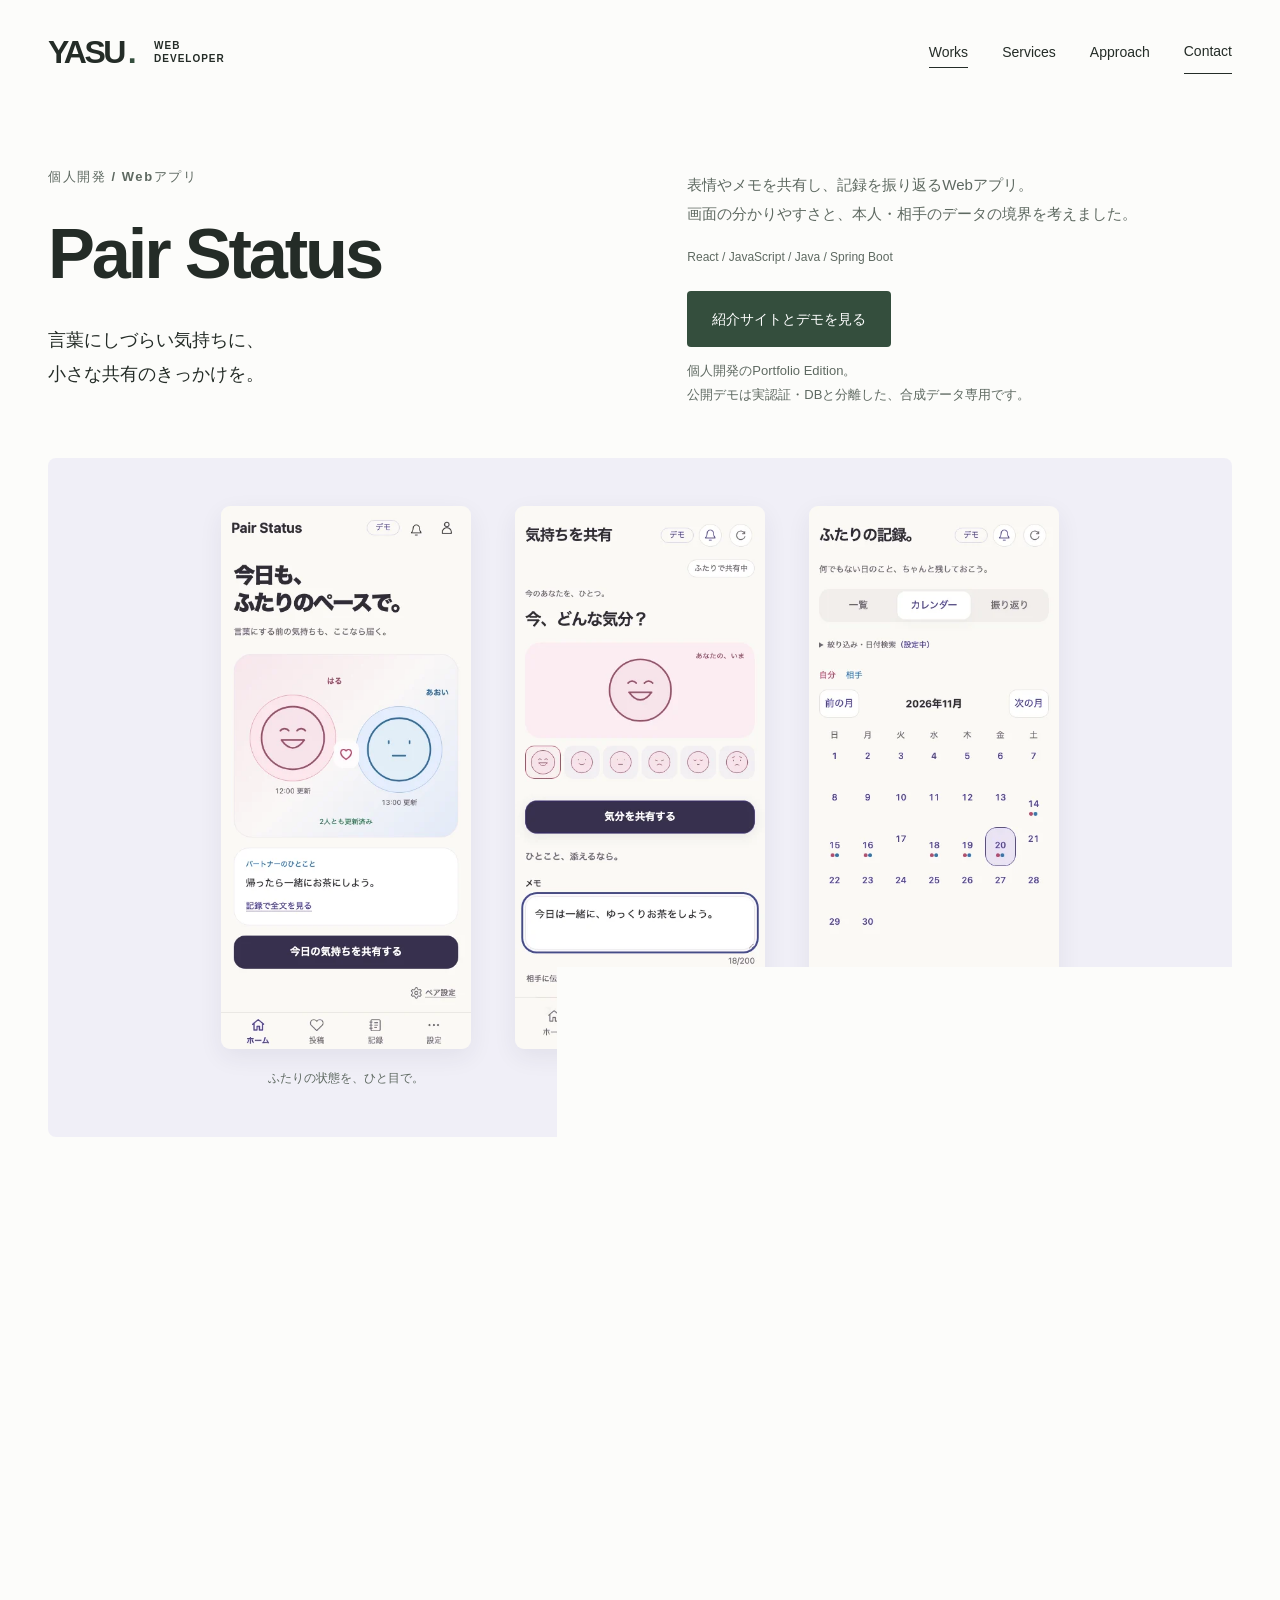
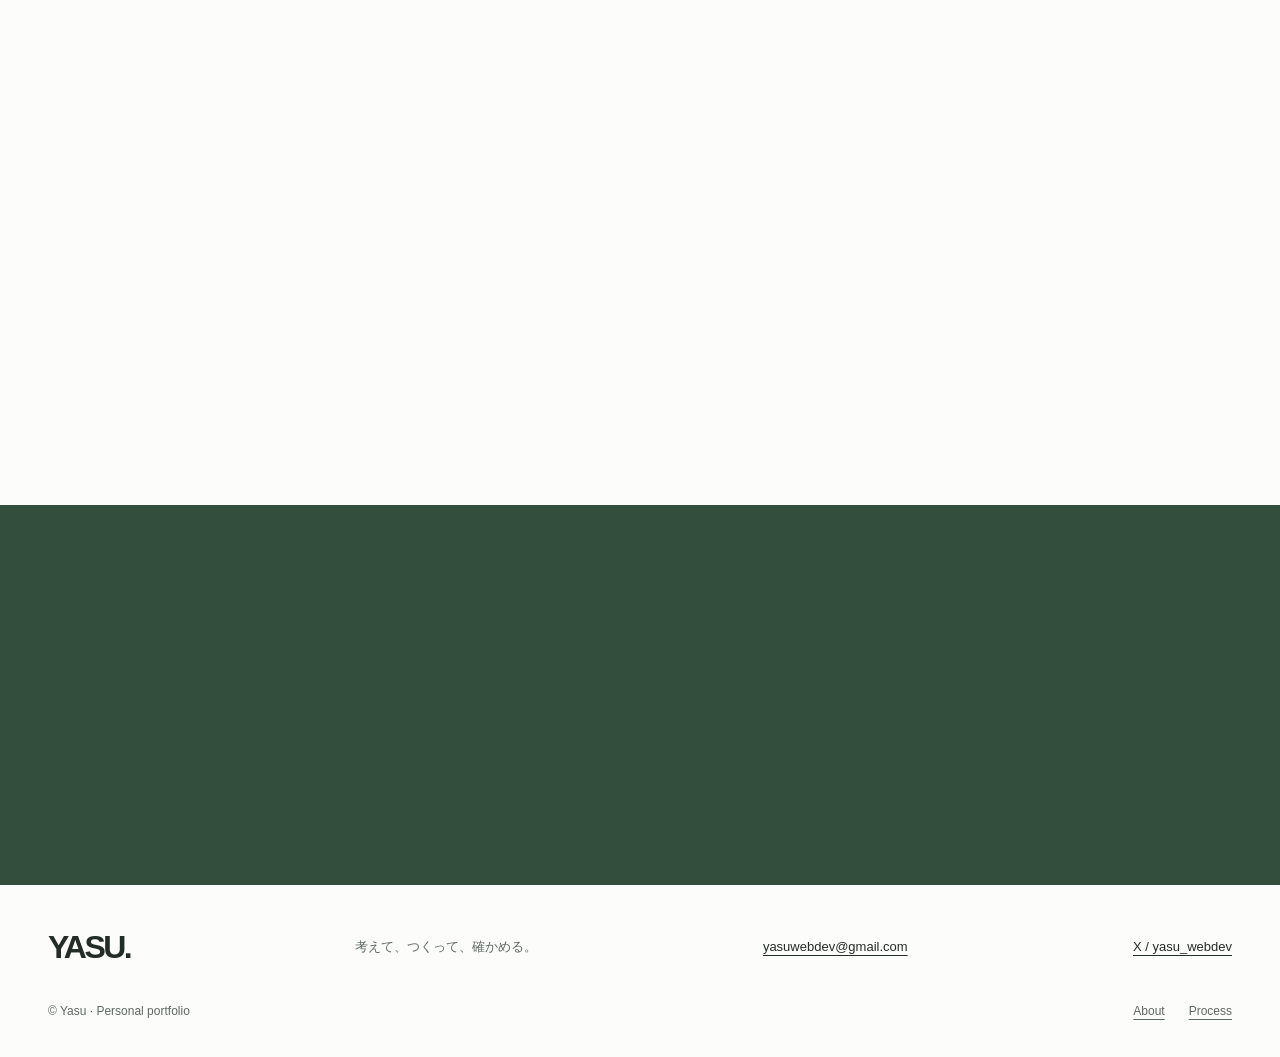
<file: works/pair-status/index.html>
<!DOCTYPE html><html lang="ja"><head><meta charset="UTF-8"><meta name="viewport" content="width=device-width, initial-scale=1"><meta name="color-scheme" content="light"><title>Pair Status — 気持ちを共有するWebアプリ | YASU WEB DEV</title><meta name="description" content="Pair Statusの制作紹介。本人と相手、今日と過去を区別する画面設計と、実認証・DBから分離した合成データデモ。"><meta name="robots" content="index,follow"><link rel="canonical" href="https://yasu-webdev.github.io/works/pair-status/"><meta property="og:type" content="website"><meta property="og:locale" content="ja_JP"><meta property="og:title" content="Pair Status — 気持ちを共有するWebアプリ | YASU WEB DEV"><meta property="og:description" content="Pair Statusの制作紹介。本人と相手、今日と過去を区別する画面設計と、実認証・DBから分離した合成データデモ。"><meta property="og:image" content="https://yasu-webdev.github.io/images/og.png"><meta property="og:url" content="https://yasu-webdev.github.io/works/pair-status/"><meta name="twitter:card" content="summary_large_image"><link rel="icon" href="/favicon.svg" type="image/svg+xml"><noscript><style>
        .menu-button {
          display: none !important;
        }
        .site-nav {
          display: flex !important;
        }
      </style></noscript><link rel="stylesheet" href="/_astro/Layout.DNORaz1D.css"></head><body><a class="skip" href="#main">本文へ移動</a><header class="site-header"><div class="wrap header-inner"><a class="brand" href="/" aria-label="YASU. WEB DEVELOPER ホーム">YASU<span>.</span><small>WEB<br>DEVELOPER</small></a><button class="menu-button" aria-controls="site-nav" aria-expanded="false">メニュー</button><nav id="site-nav" class="site-nav" aria-label="メインナビゲーション"><a href="/works/" aria-current="page">Works</a><a href="/#services">Services</a><a href="/#approach">Approach</a><a href="/contact/" class="nav-contact">Contact</a></nav></div></header><main id="main" tabindex="-1"><section class="page-intro wrap pair-intro hero-enter"><div><p class="eyebrow">個人開発 / Webアプリ</p><h1>Pair Status</h1><p>言葉にしづらい気持ちに、<br>小さな共有のきっかけを。</p></div><div class="detail-summary"><p>表情やメモを共有し、記録を振り返るWebアプリ。<br>画面の分かりやすさと、本人・相手のデータの境界を考えました。</p><p class="tech-line">React / JavaScript / Java / Spring Boot</p><a class="button" href="https://yasu-webdev.github.io/pair-status-portfolio/" target="_blank" rel="noopener noreferrer">紹介サイトとデモを見る<span class="sr-only">（新しいタブ）</span></a><p class="note">個人開発のPortfolio Edition。<br>公開デモは実認証・DBと分離した、合成データ専用です。</p></div></section><div class="wrap pair-detail-stage detail-showcase" data-reveal><figure class="phone-shot"><img src="/images/pair-home.webp" width="393" height="852" loading="lazy" alt="ふたりの気持ちを並べたホーム画面"><figcaption>ふたりの状態を、ひと目で。</figcaption></figure><figure class="phone-shot"><img src="/images/pair-post.webp" width="393" height="852" loading="lazy" alt="表情アイコンを選んで気持ちを投稿する画面"><figcaption>表情から、気持ちを共有。</figcaption></figure><figure class="phone-shot"><img src="/images/pair-calendar.webp" width="393" height="852" loading="lazy" alt="投稿した日をカレンダーで振り返る画面"><figcaption>日々の変化を、振り返る。</figcaption></figure></div><section class="wrap case-points"><div class="section-heading" data-reveal><div><p class="eyebrow">DESIGN & IMPLEMENTATION</p><h2>画面と、その理由。</h2></div><p>気づいた課題を、設計と表示につなげる。</p></div><div class="case-map"><article data-reveal><p class="screen-label">ホーム画面</p><h3>誰の気持ちか、<br>見失わない。</h3><dl><dt>課題</dt><dd>本人と相手、今日と前日の情報を取り違えない。</dd><dt>判断</dt><dd>投稿者・日時・取得の成否を分けて管理。通信失敗時の保持情報は、最新の取得成功と区別しました。</dd><dt>表示</dt><dd>色で分けた2つの欄に、各自の投稿と時刻を表示。</dd></dl></article><article data-reveal><p class="screen-label">投稿画面</p><h3>小さな操作から、<br>気持ちを共有。</h3><dl><dt>課題</dt><dd>言葉にする負担を減らし、共有しやすくする。</dd><dt>判断</dt><dd>表情を選んで共有する流れにし、読み上げ情報も維持しました。</dd><dt>表示</dt><dd>表情の選択と、任意のメモを同じ画面に。</dd></dl></article><article data-reveal><p class="screen-label">日々の記録</p><h3>その日の投稿を、<br>振り返る手がかりに。</h3><dl><dt>課題</dt><dd>日々の投稿を振り返れるようにする。</dd><dt>判断</dt><dd>カレンダーから投稿をたどり、当日の共有と過去の記録を分けました。</dd><dt>表示</dt><dd>投稿した日を見渡せるカレンダー。</dd></dl></article></div><div class="implementation-note" data-reveal><div><h3>画面と、データの両側から。</h3><p>開発版では、Reactの画面とJava・Spring BootのAPI、PostgreSQL・Supabaseを使った構成に取り組みました。</p><p>公開するPortfolio Editionは、実認証・DBから分離した合成データ専用デモです。個人開発の制作例として紹介しています。</p></div><div><p class="note">動作の確認条件や、設計上の判断をまとめています。</p><a class="text-link" href="https://yasu-webdev.github.io/pair-status-portfolio/case-study.html" target="_blank" rel="noopener noreferrer">詳しい設計・検証記録<span class="sr-only">（新しいタブ）</span></a></div></div></section><section class="contact-band"><div class="wrap" data-reveal><p class="eyebrow">LET’S TALK</p><div class="contact-layout"><div><h2>つくりたいことを、<br>聞かせてください。</h2><p>ホームページの制作も、Webアプリの開発も。<br>アイデアの段階からご相談いただけます。</p></div><a class="button light" href="/contact/">制作の相談をする</a></div></div></section></main><footer class="site-footer"><div class="wrap footer-inner"><a class="brand" href="/">YASU.</a><p>考えて、つくって、確かめる。</p><a href="mailto:yasuwebdev@gmail.com" aria-label="yasuwebdev@gmail.com にメールで相談する">yasuwebdev@gmail.com</a><a href="https://x.com/yasu_webdev" target="_blank" rel="noopener noreferrer">X / yasu_webdev<span class="sr-only">（新しいタブ）</span></a></div><div class="wrap footer-meta"><span>© Yasu · Personal portfolio</span><div class="footer-pages"><a href="/about/">About</a><a href="/process/">Process</a></div></div></footer><script type="module" src="/_astro/Layout.astro_astro_type_script_index_0_lang.DDMDY9-S.js"></script></body></html>
</file>
<file: _astro/Layout.DNORaz1D.css>
:root{--paper:#fcfcfa;--ink:#242c27;--muted:#5e6961;--line:#dce1da;--green:#344e3d;--soft:#f0f2ed;--radius-card:8px;--radius-button:4px;--space-xs:8px;--space-sm:16px;--space-md:24px;--space-lg:48px;--space-xl:80px;color:var(--ink);background:var(--paper);font-synthesis:none;scroll-behavior:smooth;scroll-padding-top:24px;font-family:Arial,Hiragino Kaku Gothic ProN,Noto Sans JP,Meiryo,sans-serif}*{box-sizing:border-box}body{overflow-wrap:anywhere;margin:0;font-size:1rem;line-height:1.9}h1,h2,h3,h4,p,figure{margin:0}h1,h2,h3,h4{letter-spacing:-.045em;font-weight:600;line-height:1.5}a{color:inherit;text-underline-offset:.3em}img{max-width:100%;height:auto;display:block}button{font:inherit;color:inherit;cursor:pointer}a,button{-webkit-tap-highlight-color:transparent}:focus-visible{outline-offset:5px;outline:3px solid #55774d}.wrap{width:min(1184px,100% - 96px);margin-inline:auto}.site-header{border-bottom:1px solid #0000}.header-inner{justify-content:space-between;align-items:center;gap:32px;min-height:104px;display:flex}.brand{letter-spacing:-.08em;align-items:center;gap:4px;font-size:2rem;font-weight:800;line-height:1;text-decoration:none;display:inline-flex}.brand>span{color:var(--green)}.brand small{letter-spacing:.1em;margin-left:16px;font-size:.625rem;font-weight:600;line-height:1.3}#site-nav{align-items:center;gap:34px;display:flex}#site-nav a{align-items:center;min-height:44px;font-size:.875rem;text-decoration:none;display:inline-flex;position:relative}#site-nav a:after{content:"";transform-origin:0;background:currentColor;width:100%;height:1px;transition:transform .18s;position:absolute;bottom:6px;left:0;transform:scaleX(0)}#site-nav a[aria-current]:after{transform:scaleX(1)}#site-nav .nav-contact{border-bottom:1px solid}.menu-button{border:1px solid var(--line);background:0 0;min-height:44px;padding:8px 16px;font-size:.875rem;display:none}.service-line{color:var(--muted);letter-spacing:.025em;margin-bottom:24px;font-size:.875rem;font-weight:600}.eyebrow,.service-tag{letter-spacing:.12em;color:var(--muted);font-size:.8125rem;font-weight:600}.eyebrow{margin-bottom:16px}.button{background:var(--green);color:#fff;border:1px solid #0000;justify-content:center;align-items:center;min-height:52px;padding:14px 24px;font-size:.875rem;font-weight:600;text-decoration:none;transition:background .18s,color .18s,border-color .18s;display:inline-flex}.button.light{background:var(--paper);color:var(--ink)}.text-link{align-items:center;min-height:44px;font-size:.875rem;font-weight:600;text-decoration-thickness:1px;transition:color .18s;display:inline-flex}.actions{flex-wrap:wrap;align-items:center;gap:16px 24px;margin-top:30px;display:flex}.hero-a{grid-template-columns:1.1fr 1fr;align-items:center;gap:5%;padding-block:72px 100px;display:grid}.hero-a h1{letter-spacing:-.065em;font-size:clamp(1.9rem,4.1vw,3.8rem);line-height:1.5}.hero-description{color:var(--muted);margin-top:24px;font-size:1rem}.hero-signature{color:var(--muted);letter-spacing:.03em;margin-top:32px;font-size:.75rem;display:block}.hero-art{min-width:0;padding:32px 40px 65px 0;position:relative}.hero-browser{border:1px solid var(--line);background:#f3f3ee;border-radius:4px;overflow:hidden;box-shadow:0 24px 56px #17211b0a}.hero-phone{background:#fff;border-radius:12px;width:26%;padding:4px;position:absolute;bottom:32px;right:0;box-shadow:0 12px 30px #17211b12}.hero-phone img{border-radius:8px}.visual-caption{color:var(--muted);font-size:.75rem;position:absolute;bottom:0;left:0}.selected-section{border-top:1px solid var(--line);padding-block:56px 96px}.section-heading{justify-content:space-between;align-items:end;gap:32px;margin-bottom:44px;display:flex}.section-heading h2,.section-columns h2,.contact-band h2{font-size:clamp(1.8rem,3.1vw,2.6rem)}.section-heading>p{max-width:26rem;color:var(--muted);font-size:.9375rem}.project{margin-bottom:80px}.project:last-child{margin-bottom:0}.project-heading{justify-content:space-between;align-items:end;gap:24px;margin-bottom:22px;display:flex}.project-heading .eyebrow{margin-bottom:6px;font-size:.75rem}.project-heading h2,.project-heading h3{letter-spacing:-.045em;font-size:1.875rem}.project-heading h2 a,.project-heading h3 a{text-decoration:none}.project-tech{color:var(--muted);padding-bottom:5px;font-size:.8125rem}.project-art{background:var(--soft);text-decoration:none;display:block;position:relative;overflow:hidden}.habit-art{background:#e7ebdf;padding:46px 10%}.habit-art img{border-radius:2px;width:100%;box-shadow:0 16px 34px #20291f0d}.pair-art{background:#f0eff7;justify-content:center;align-items:center;gap:6%;padding:44px 8%;display:flex}.pair-art img{border-radius:8px;width:27%;height:auto;box-shadow:0 12px 30px #30283f0b}.art-action{min-height:40px;color:var(--ink);opacity:0;background:#fff;align-items:center;padding:8px 14px;font-size:.8125rem;transition:opacity .18s,transform .18s;display:flex;position:absolute;bottom:20px;right:24px;transform:translateY(4px)}.project-art:focus-visible .art-action{opacity:1;transform:none}.project-caption{grid-template-columns:1fr 1.05fr;gap:7%;padding-top:26px;display:grid}.project-caption h3,.project-caption h4{font-size:1.4375rem;line-height:1.65}.project-caption p{color:var(--muted);font-size:.9375rem}.project-caption .note{font-size:.75rem}.note{color:var(--muted);margin-top:12px;font-size:.8125rem;line-height:1.8}.project-links{flex-wrap:wrap;gap:12px 24px;margin-top:12px;display:flex}.services-section{background:var(--soft);padding-block:84px}.section-columns{grid-template-columns:1fr 1.1fr;gap:10%;display:grid}.section-intro{color:var(--muted);margin-top:24px;font-size:.9375rem}.service-list article{border-top:1px solid #cdd5c9;padding-block:26px}.service-list article:first-child{border-top:0;padding-top:0}.service-list article+article{margin-top:16px}.service-list h3{margin-block:10px 16px;font-size:1.5625rem}.service-list p{color:var(--muted);font-size:.9375rem}.service-list .text-link{margin-top:8px}.approach-section{padding-block:88px}.approach-grid{grid-template-columns:repeat(3,minmax(0,1fr));gap:40px;display:grid}.approach-grid article{border-top:1px solid var(--line);padding-top:24px}.approach-grid h3{margin-bottom:18px;font-size:1.1875rem}.approach-grid p{color:var(--muted);font-size:.9375rem}.ai-note{border-top:1px solid var(--line);grid-template-columns:1fr 2fr;gap:30px;margin-top:48px;padding-top:24px;display:grid}.ai-note span{letter-spacing:.1em;color:var(--muted);font-size:.75rem}.ai-note p{color:var(--muted);font-size:.875rem}.contact-band{background:var(--green);color:#fff;padding-block:72px}.contact-band .eyebrow{color:#ced9ce}.contact-layout{justify-content:space-between;align-items:center;gap:40px;display:flex}.contact-layout p{color:#dce5da;margin-top:20px;font-size:.9375rem}.contact-layout .button{flex-shrink:0}.site-footer{padding-block:40px 24px}.footer-inner{flex-wrap:wrap;justify-content:space-between;align-items:center;gap:20px;display:flex}.footer-inner p{color:var(--muted);font-size:.8125rem}.footer-inner>a:not(.brand){align-items:center;min-height:44px;font-size:.8125rem;display:flex}.footer-meta{color:var(--muted);justify-content:space-between;gap:20px;margin-top:20px;font-size:.75rem;display:flex}.page-intro{padding-block:60px 62px}.page-intro h1{font-size:clamp(2rem,5.5vw,4.5rem);line-height:1.35}.page-intro>p:not(.eyebrow){color:var(--muted);max-width:44rem;margin-top:24px}.works-list{padding-bottom:88px}.works-list .habit-art{padding-block:45px}.works-list .pair-art img{width:24%;max-width:240px}.pair-intro{grid-template-columns:1fr 1fr;align-items:start;gap:8%;padding-bottom:52px;display:grid}.pair-intro>div:first-child>p:last-child{margin-top:22px;font-size:1.125rem}.detail-summary{padding-top:6px}.detail-summary>p:first-child{color:var(--muted);font-size:.9375rem}.detail-summary .button{margin-top:22px}.tech-line{color:var(--muted);margin-top:18px;font-size:.75rem}.pair-detail-stage{background:#f0eff7;justify-content:center;align-items:flex-start;gap:4%;padding:48px;display:flex}.phone-shot{flex:0 0 23%;width:23%;min-width:0}.phone-shot img{border-radius:9px;width:100%;height:auto;box-shadow:0 8px 25px #28264b12}.phone-shot figcaption{color:var(--muted);text-align:center;margin-top:18px;font-size:.75rem}.case-points{padding-block:76px 88px}.case-points>.text-link{margin-top:30px}.copy-status{min-height:30px}.skip{z-index:20;color:var(--ink);background:#fff;padding:12px 20px;position:fixed;top:16px;left:16px;transform:translateY(-200%)}.skip:focus{transform:none}.sr-only{clip:rect(0, 0, 0, 0);white-space:nowrap;border:0;width:1px;height:1px;margin:-1px;padding:0;position:absolute;overflow:hidden}@media (hover:hover) and (pointer:fine){#site-nav a:hover:after{transform:scaleX(1)}.button:hover{background:#526d50}.button.light:hover{color:#17271f;background:#e4edda}.text-link:hover{color:#6d7e54}.project-art img{transition:transform .36s cubic-bezier(.2,.7,.2,1)}.project-art:hover img{transform:translateY(-4px)}.project-art:hover .art-action{opacity:1;transform:translateY(0)}}@keyframes enter{0%{opacity:0;transform:translateY(12px)}to{opacity:1;transform:none}}.hero-enter{animation:.48s cubic-bezier(.2,.7,.2,1) both enter}.hero-art.hero-enter{animation-duration:.62s}.reveal-once{animation:.32s cubic-bezier(.2,.7,.2,1) both enter}@media (width<=1000px){.wrap{width:calc(100% - 64px)}.hero-a{gap:3%;padding-block:60px 70px}.hero-a h1{font-size:clamp(1.9rem,4.1vw,3.2rem)}.hero-art{padding-right:25px}#site-nav{gap:24px}.project-caption{gap:6%}.brand small{display:none}}@media (width<=760px){.wrap{width:calc(100% - 48px)}.hero-a{grid-template-columns:1fr;gap:26px;padding-top:38px}.hero-a h1{font-size:clamp(1.9rem,6vw,2.9rem)}.hero-art{justify-self:end;width:100%;max-width:560px;padding-top:12px}.hero-a .hero-signature{margin-top:22px}.project-caption{grid-template-columns:1fr;gap:14px}.section-columns{grid-template-columns:1fr;gap:40px}.section-heading{align-items:start}.section-heading h2{font-size:1.875rem}.project-tech{max-width:48%;font-size:.75rem}.approach-grid,.ai-note{grid-template-columns:1fr;gap:8px}.contact-layout{flex-direction:column;align-items:start;gap:28px}.pair-intro{grid-template-columns:1fr;gap:28px}.page-intro{padding-block:38px 40px}}@media (width<=600px){.wrap{width:calc(100% - 40px)}.header-inner{flex-wrap:wrap;gap:0;min-height:88px;padding-block:20px}.brand{font-size:1.8125rem}.menu-button{display:block}#site-nav{flex-wrap:wrap;gap:4px 28px;width:100%;padding-top:20px;display:none}#site-nav.is-open{display:flex}#site-nav a{font-size:.9375rem}.hero-a{padding-block:32px 50px}.service-line{margin-bottom:18px;font-size:.8125rem}.hero-description{margin-top:20px;font-size:.9375rem}.hero-a h1{line-height:1.5}.actions{gap:12px 20px;margin-top:24px}.button{min-height:50px;padding:12px 18px}.hero-signature{font-size:.75rem}.hero-art{padding-bottom:42px;padding-right:30px}.hero-phone{width:26%;bottom:24px}.visual-caption{font-size:.6875rem}.selected-section{padding-block:40px 56px}.section-heading{margin-bottom:28px;display:block}.section-heading .text-link,.section-heading>p{margin-top:16px}.section-heading h2,.section-columns h2,.contact-band h2{font-size:1.75rem}.project{margin-bottom:48px}.project-heading{flex-direction:column;align-items:start;gap:12px;margin-bottom:16px}.project-heading h2,.project-heading h3{font-size:1.6875rem}.project-heading .eyebrow{letter-spacing:.07em;font-size:.6875rem}.project-tech{max-width:100%;padding-bottom:0;font-size:.75rem}.habit-art,.works-list .habit-art{padding:24px 20px}.pair-art{gap:6%;padding:24px 20px}.pair-art img{width:39%}.project-caption{gap:12px;padding-top:20px}.project-caption h3,.project-caption h4{font-size:1.375rem;line-height:1.6}.project-caption p{font-size:.9375rem}.project-caption .note{font-size:.75rem}.project-links{gap:8px 20px;margin-top:10px}.services-section{padding-block:50px}.section-intro{margin-top:18px;font-size:.875rem}.service-list h3{font-size:1.5rem}.service-list p{font-size:.9375rem}.approach-section{padding-block:50px}.approach-grid h3{font-size:1.25rem}.ai-note{margin-top:32px}.contact-band{padding-block:48px}.contact-layout p{margin-top:16px;font-size:.875rem}.site-footer{padding-block:28px 20px}.footer-inner{justify-content:flex-start;gap:12px 22px}.footer-inner .brand,.footer-inner p{width:100%}.footer-meta{flex-direction:column;gap:8px;font-size:.6875rem}.page-intro h1{font-size:clamp(2rem,8vw,3rem)}.page-intro>p:not(.eyebrow){margin-top:20px;font-size:.9375rem}.works-list{padding-bottom:50px}.pair-intro{padding-bottom:36px}.pair-intro>div:first-child>p:last-child{font-size:1.0625rem}.detail-summary{padding-top:0}.detail-summary>p:first-child{font-size:.9375rem}.pair-detail-stage{flex-wrap:nowrap;gap:4%;padding:20px 16px}.phone-shot{flex:0 0 48%;width:48%;min-width:0}.phone-shot:last-child,.phone-shot figcaption{display:none}.case-points{padding-block:44px 52px}.art-action{display:none}}@media (prefers-reduced-motion:reduce){:root{scroll-behavior:auto}*,:before,:after{transition:none!important;animation:none!important}.hero-enter,.reveal-once{opacity:1!important;transform:none!important}.project-art:hover img,.art-action{transform:none!important}}.button,.menu-button{border-radius:var(--radius-button)}.button{min-height:52px}.project-art{border-radius:var(--radius-card)}.service-line{font-size:.875rem}.project-heading .eyebrow{letter-spacing:.05em;font-size:.8125rem}.page-intro h1{text-wrap:balance}.mobile-projects{display:none}.case-map{grid-template-columns:repeat(3,minmax(0,1fr));gap:40px;display:grid}.case-map article{border-top:1px solid var(--line);padding-top:24px}.screen-label{color:var(--green);margin-bottom:12px;font-size:.875rem;font-weight:600}.case-map h3{margin-bottom:24px;font-size:1.375rem;line-height:1.65}.case-map dl{margin:0}.case-map dt{color:var(--ink);margin-top:20px;font-size:.875rem;font-weight:600}.case-map dt:first-child{margin-top:0}.case-map dd{color:var(--muted);margin:6px 0 0;font-size:.9375rem;line-height:1.9}.implementation-note{border-top:1px solid var(--line);grid-template-columns:1.4fr 1fr;gap:8%;margin-top:48px;padding-top:30px;display:grid}.implementation-note h3{margin-bottom:16px;font-size:1.25rem}.implementation-note p{color:var(--muted);font-size:.9375rem}.implementation-note p+p{margin-top:12px}.implementation-note .note{margin:0;font-size:.875rem}.implementation-note .text-link{margin-top:12px}@media (width<=760px){.desktop-hero-art{display:none}.hero-a{gap:24px;padding-bottom:40px}.hero-signature{display:none}.hero-description{font-size:.9375rem}.mobile-projects{grid-template-columns:repeat(2,minmax(0,1fr));gap:12px;width:100%;display:grid}.mobile-project-card{border-radius:var(--radius-card);min-width:0;padding:14px 12px;text-decoration:none;transition:box-shadow .18s,background .18s;display:block}.card-habit{background:#e8eddf}.card-pair{background:#f0eff7}.card-heading{flex-direction:column;gap:3px;margin-bottom:14px;line-height:1.4;display:flex}.card-heading strong{letter-spacing:0;font-size:.875rem;font-weight:700}.card-heading>span{color:var(--muted);font-size:.75rem}.card-shot{justify-content:center;display:flex}.card-shot img{border-radius:5px;width:min(100%,144px);height:auto;box-shadow:0 8px 18px #28332b0a}.case-map{grid-template-columns:1fr;gap:30px}.case-map h3{margin-bottom:20px;font-size:1.375rem}.implementation-note{grid-template-columns:1fr;gap:24px;margin-top:36px;padding-top:24px}}@media (width<=600px){.hero-a{gap:24px;padding-top:28px}.service-line{margin-bottom:16px;font-size:.8125rem}.hero-a h1{line-height:1.5}.hero-description{margin-top:18px}.hero-copy .actions{gap:12px 18px;margin-top:22px}.selected-section{padding-top:36px}.project-heading .eyebrow{font-size:.8125rem}.hero-copy .text-link{min-height:52px}.case-points{padding-top:44px}}@media (hover:hover) and (pointer:fine){.mobile-project-card:hover{box-shadow:0 10px 24px #2430280d}}@media (prefers-reduced-motion:reduce){.mobile-project-card{transition:none!important}}.editorial{border-top:1px solid var(--line);grid-template-columns:1fr 1.25fr;gap:8%;padding-block:4rem;display:grid}.editorial h2{font-size:clamp(1.5rem,2.5vw,2rem)}.prose{max-width:44rem;color:var(--muted)}.prose h3{color:var(--ink);margin-bottom:1rem;font-size:1.1rem}.prose h3:not(:first-child){margin-top:2.5rem}.prose a{color:var(--ink);margin-top:1.5rem}.skill-list>div{border-bottom:1px solid var(--line);padding-block:1.5rem}.skill-list>div:first-child{padding-top:0}.skill-list h3{font-size:1rem}.skill-list p{margin-top:.5rem}.skill-list span{color:var(--muted);margin-top:.5rem;font-size:.875rem;display:block}.process-list{margin-bottom:4rem}.process-list article{border-top:1px solid var(--line);grid-template-columns:1fr 2fr 2.3fr;gap:3rem;padding-block:2.5rem;display:grid}.process-list h2{font-size:1.45rem}.process-list p:not(.eyebrow){color:var(--muted)}.simple-list{margin:0 0 2rem;padding-left:1.2rem}.simple-list li{margin-bottom:.75rem}.contact-intro{min-height:60vh}.wide-image{margin-bottom:3rem}.wide-image img{border:1px solid var(--line)}.habit-gallery{background:var(--soft);grid-template-columns:1fr 1fr;align-items:center;gap:12%;margin-block:2rem 4rem;padding:3rem 8%;display:grid}.habit-gallery figure{justify-self:center;max-width:300px}.habit-gallery img{border:1px solid var(--line)}.habit-gallery h2{margin-bottom:1.5rem}.habit-gallery p:not(.eyebrow){color:var(--muted)}@media (width<=900px){.process-list article{grid-template-columns:1fr 3fr}.process-list article>p:last-child{grid-column:2}.editorial{gap:5%}}@media (width<=600px){.editorial{grid-template-columns:1fr;gap:2rem;padding-block:2.5rem}.process-list article{grid-template-columns:1fr;gap:1rem;padding-block:2rem}.process-list article>p:last-child{grid-column:1}.process-list .eyebrow{margin-bottom:0}.habit-gallery{grid-template-columns:1fr;gap:2rem;padding:2rem}.habit-gallery figure{max-width:240px}.contact-intro{min-height:0}}.contact-intro>p:not(.eyebrow):not(.note){max-width:42rem}.contact-actions .button{margin-top:0}.email-copy{flex-wrap:wrap;align-items:center;gap:1rem;margin-top:1.5rem;display:flex}.email-copy>a{align-content:center;min-width:0;max-width:100%;min-height:44px;display:block}.copy-button{border:1px solid var(--line);min-height:44px;color:var(--ink);background:var(--soft);cursor:pointer;border-radius:0;padding:.5rem .8rem;font-size:.875rem}.copy-button[hidden]{display:none}.copy-button:disabled{cursor:wait}.copy-status{min-height:1.9em;color:var(--muted);margin-top:.5rem;font-size:.875rem}@media (width<=600px){.contact-actions{flex-direction:column;align-items:stretch}.contact-actions .button{width:100%}.email-copy{gap:.5rem}}h1{font-size:clamp(2rem,5.5vw,4.5rem)}h2{font-size:clamp(1.8rem,3.1vw,2.6rem)}h3{font-size:1.375rem}.prose p+p,.habit-gallery p+p{margin-top:1.2rem}.contact-intro h1{font-size:clamp(1.875rem,4vw,3rem)}.button.secondary{background:var(--paper);color:var(--ink);border-color:var(--line)}.button.secondary:hover{background:var(--soft)}.copy-button{border-radius:var(--radius-button)}.footer-pages{flex-wrap:wrap;gap:24px;display:flex}.footer-pages a{align-items:center;min-height:44px;display:inline-flex}.footer-meta{align-items:center}.hero-scope{color:var(--muted);margin-top:14px;font-size:.875rem}.service-list>.text-link{margin-top:20px}.detail-showcase{border-radius:var(--radius-card)}.project-caption h3,.project-caption h4{font-weight:600}.case-map .screen-label{margin:0 0 12px}.case-map h3{margin-bottom:20px}@media (width<=600px){.hero-description{margin-bottom:0}.hero-scope{margin-top:12px;font-size:.8125rem}.hero-copy .actions{margin-top:18px}.page-intro h1{font-size:2rem}.contact-intro h1{font-size:1.875rem}}@media (prefers-reduced-motion:reduce){.project-art:hover img{transform:none!important}}.project-caption .project-purpose{letter-spacing:-.035em;font-size:1.4375rem;font-weight:600;line-height:1.65}.hero-enter:focus-within,.reveal-once:focus-within{opacity:1;animation:none;transform:none}@media (width<=600px){.hero-scope{margin-top:8px}.hero-copy .actions{margin-top:14px}.hero-a{gap:20px}.project-caption .project-purpose{font-size:1.375rem;line-height:1.6}}.hero-browser picture{display:block}@media (width<=760px){.mobile-projects{grid-template-columns:repeat(auto-fit,minmax(min(100%,8rem),1fr))}}.contact-intro h1{text-wrap:balance;max-width:12em}.contact-actions .button,.copy-button{white-space:normal;text-align:center;min-width:0;max-width:100%}.hero-copy .button,.contact-actions .button,.copy-button{text-wrap:balance}
</file>
<file: lume/styles.css>
:root {
  color-scheme: light;
  --paper: #f5f3ec;
  --ink: #272a22;
  --muted: #55594a;
  --accent: #3b4936;
  --line: #c9c7b9;
  --serif: "Yu Mincho", "Hiragino Mincho ProN", "Noto Serif CJK JP", serif;
  --sans:
    "Hiragino Kaku Gothic ProN", "Yu Gothic", "Noto Sans CJK JP", sans-serif;
}

*,
*::before,
*::after {
  box-sizing: border-box;
}
body {
  margin: 0;
  background: var(--paper);
  color: var(--ink);
  font: 400 1rem/1.9 var(--sans);
}
h1,
h2,
h3,
p,
figure,
dl,
dd {
  margin: 0;
}
h1,
h2,
h3 {
  font-family: var(--serif);
  font-weight: 500;
}
h2 {
  font-size: clamp(2rem, 4vw, 3.75rem);
  line-height: 1.35;
  letter-spacing: 0.055em;
}
h3 {
  font-size: 1.35rem;
  line-height: 1.45;
}
a {
  color: inherit;
  text-underline-offset: 0.3em;
}
a:hover {
  text-decoration-thickness: 2px;
}
a:focus-visible {
  outline: 2px solid #976027;
  outline-offset: 4px;
}
img {
  display: block;
  width: 100%;
  height: auto;
  object-fit: cover;
}
picture {
  display: block;
}
section[id],
main[id] {
  scroll-margin-top: 1.5rem;
}

.wrap {
  width: min(100% - 7vw, 1320px);
  margin-inline: auto;
}
.section {
  padding-block: clamp(4.5rem, 10vw, 9rem);
}
.skip {
  position: absolute;
  z-index: 2;
  top: 0.5rem;
  left: 0.5rem;
  padding: 0.5rem 1rem;
  background: var(--paper);
  transform: translateY(-150%);
}
.skip:focus {
  transform: none;
}

.site-header {
  display: flex;
  justify-content: space-between;
  align-items: center;
  gap: 1.25rem;
  min-height: 91px;
}
.wordmark {
  display: inline-block;
  text-align: center;
  font:
    400 2.2rem/0.95 Georgia,
    serif;
  letter-spacing: 0.085em;
  text-decoration: none;
}
.wordmark span {
  display: block;
  margin-top: 0.5rem;
  font: 600 0.53rem/1.1 var(--sans);
  letter-spacing: 0.3em;
}
.site-header nav {
  display: flex;
  flex-wrap: wrap;
  align-items: center;
  gap: 0 clamp(1rem, 3vw, 3rem);
}
.site-header nav a {
  display: inline-flex;
  align-items: center;
  min-height: 44px;
  font-size: 0.82rem;
  text-decoration: none;
}
.site-header nav a:hover {
  text-decoration: underline;
}
.arrow-label {
  display: inline-flex;
  align-items: baseline;
  gap: 0.55em;
  border-bottom: 1px solid currentColor;
  line-height: 1.5;
}
.quiet-link {
  text-decoration: none;
}
a:hover .arrow-label {
  box-shadow: 0 1px currentColor;
}

.hero {
  display: grid;
  grid-template-columns: minmax(17.5rem, 0.43fr) minmax(0, 1fr);
  align-items: stretch;
  border-top: 1px solid transparent;
}
.hero-copy {
  container-type: inline-size;
  display: flex;
  flex-direction: column;
  justify-content: center;
  align-items: flex-start;
  padding: 3rem 1.5rem 3rem 0;
}
.eyebrow {
  color: var(--accent);
  font-size: 0.7rem;
  font-weight: 700;
  letter-spacing: 0.23em;
}
.hero h1 {
  margin-top: 1.1rem;
  font-size: clamp(3.15rem, 23cqi, 7.5rem);
  line-height: 1.06;
  letter-spacing: 0.04em;
}
.hero h1 span {
  display: block;
  white-space: nowrap;
}
.hero-lead {
  margin-top: 1.4rem;
  color: var(--muted);
  font-size: clamp(0.875rem, 1.3vw, 1.05rem);
  letter-spacing: 0.075em;
}
.hero-links {
  display: grid;
  gap: 0.5rem;
  margin-top: 1.7rem;
  justify-items: start;
}
.button,
.quiet-link,
.back-to-top {
  display: inline-flex;
  align-items: center;
  min-height: 44px;
  font-size: 0.81rem;
}
.button {
  padding: 0.55rem 1rem;
  color: var(--paper);
  background: var(--accent);
  text-decoration: none;
}
.button:hover {
  background: #293525;
}
.hero-photo {
  position: relative;
  min-height: 31rem;
}
.hero-photo picture,
.hero-photo img {
  height: 100%;
}
.hero-photo img {
  position: absolute;
  inset: 0;
  object-position: 54% center;
}

.concept {
  display: grid;
  grid-template-columns: minmax(0, 0.8fr) minmax(0, 1fr);
  align-items: center;
  gap: clamp(2.5rem, 10vw, 10rem);
  max-width: 1050px;
}
.concept-photo img {
  aspect-ratio: 4 / 5;
  object-position: center 35%;
}
.concept-copy h2,
.menu h2,
.staff h2,
.visit h2 {
  margin-top: 0.65rem;
}
.concept-copy p:not(.eyebrow) {
  max-width: 33em;
  margin-top: 1.15rem;
  color: var(--muted);
}

.menu {
  background: #eae9df;
}
.menu-grid,
.visit-grid {
  display: grid;
  max-width: 1150px;
  grid-template-columns: minmax(0, 0.7fr) minmax(0, 1fr);
  gap: clamp(2rem, 7vw, 7rem);
}
.menu-note {
  margin-top: 1rem;
  color: var(--muted);
  font-size: 0.86rem;
}
.price-list {
  border-top: 1px solid #aaa999;
}
.price-list div {
  display: grid;
  grid-template-columns: 1fr auto;
  gap: 0.8rem;
  padding: 1rem 0;
  border-bottom: 1px solid #aaa999;
  align-items: baseline;
}
.price-list dt {
  font-weight: 600;
}
.price-list small {
  display: inline-block;
  margin-left: 0.6rem;
  color: var(--muted);
  font-size: 0.77rem;
  font-weight: 400;
  white-space: nowrap;
}
.price-list dd {
  display: grid;
  grid-template-columns: auto 1em;
  font-variant-numeric: tabular-nums;
  white-space: nowrap;
}

.staff {
  max-width: 1050px;
}
.staff-intro > p:last-child {
  margin-top: 0.8rem;
  color: var(--muted);
}
.staff-grid {
  display: grid;
  grid-template-columns: repeat(2, minmax(0, 1fr));
  gap: clamp(1.5rem, 5vw, 5rem);
  margin-top: 2rem;
}
.staff-grid article {
  display: grid;
  grid-template-columns: clamp(5.25rem, 10vw, 8rem) minmax(0, 1fr);
  align-items: start;
  gap: clamp(1rem, 2.2vw, 1.6rem);
}
.staff-grid img {
  aspect-ratio: 4 / 5;
  object-position: center 29%;
}
.staff-grid h3 {
  margin-top: 0.25rem;
}
.staff-grid article p:last-child {
  margin-top: 0.65rem;
  color: var(--muted);
}

.visit {
  background: #333f30;
  color: #f5f3ec;
}
.visit .eyebrow {
  color: #dbdfcc;
}
.booking-note {
  margin-top: 1.35rem;
  font-size: 0.9rem;
}
.visit-steps {
  margin: 0;
  padding: 0;
  list-style: none;
  counter-reset: visit;
}
.visit-steps li {
  position: relative;
  padding: 0.9rem 0 1rem 2.8rem;
  border-top: 1px solid #84907d;
  counter-increment: visit;
}
.visit-steps li:last-child {
  border-bottom: 1px solid #84907d;
}
.visit-steps li::before {
  position: absolute;
  top: 1.05rem;
  left: 0;
  content: counter(visit, decimal-leading-zero);
  color: #dbdfcc;
  font:
    400 1rem/1.45 Georgia,
    serif;
}
.visit-steps p {
  margin-top: 0.35rem;
  font-size: 0.9rem;
}
.visit-access {
  display: flex;
  width: fit-content;
  margin-top: 0.5rem;
}
.visit-access:focus-visible {
  outline-color: #dbdfcc;
}
.access-grid {
  display: grid;
  max-width: 1150px;
  grid-template-columns: minmax(0, 0.7fr) minmax(0, 1fr);
  gap: clamp(2rem, 7vw, 7rem);
  align-items: center;
}
.access-copy h2 {
  margin-top: 0.65rem;
}
.access-copy .access-distance {
  margin-top: 1.25rem;
  font-weight: 600;
}
.access-copy p:last-child {
  margin-top: 0.5rem;
  color: var(--muted);
}
.access figure figcaption {
  margin-top: 0.55rem;
  color: var(--muted);
  font-size: 0.78rem;
}

.access-map {
  border: 1px solid var(--line);
  background: #eae9df;
}
.access-map-layout {
  position: relative;
  width: 100%;
  min-height: 245px;
  aspect-ratio: 8 / 5;
  background:
    linear-gradient(
      90deg,
      transparent 9%,
      #a4a999 9% 9.5%,
      transparent 9.5% 10.5%,
      #a4a999 10.5% 11%,
      transparent 11%
    ),
    linear-gradient(transparent 69%, var(--paper) 69% 77%, transparent 77%),
    linear-gradient(
      90deg,
      transparent 63%,
      var(--paper) 63% 71%,
      transparent 71%
    ),
    linear-gradient(transparent 41%, var(--paper) 41% 47%, transparent 47%),
    linear-gradient(
      90deg,
      transparent 34%,
      var(--paper) 34% 40%,
      transparent 40%
    );
}
.map-park,
.map-street,
.map-route,
.map-station,
.map-salon {
  position: absolute;
}
.map-park {
  inset: 49% 37% 31% 41%;
  display: grid;
  place-items: center;
  background: #d7dfcd;
  color: var(--accent);
  font-size: 0.8rem;
}
.map-street {
  top: 78%;
  left: 41%;
  color: var(--muted);
  font-size: 0.72rem;
}
.map-route {
  inset: 29% 33% 27% 22%;
  border: dashed var(--accent);
  border-width: 0 2px 2px 0;
  border-bottom-right-radius: 0.45rem;
}
.map-station,
.map-salon {
  white-space: nowrap;
}
.map-station::before,
.map-salon::after {
  position: absolute;
  width: 0.6rem;
  height: 0.6rem;
  border: 2px solid var(--paper);
  border-radius: 50%;
  background: var(--accent);
  content: "";
}
.map-station {
  top: 73%;
  left: 22%;
  padding-top: 0.4rem;
  transform: translateX(-38%);
  color: var(--ink);
  font-size: 0.73rem;
  font-weight: 700;
}
.map-station::before {
  top: 0;
  left: 38%;
  transform: translate(-50%, -50%);
}
.map-salon {
  top: 29%;
  left: 67%;
  padding: 0.28rem 0.6rem;
  transform: translate(-50%, calc(-100% - 0.55rem));
  background: var(--accent);
  color: var(--paper);
  font:
    400 1rem/1.25 Georgia,
    serif;
  letter-spacing: 0.08em;
}
.map-salon::after {
  top: calc(100% + 0.55rem);
  left: 50%;
  transform: translate(-50%, -50%);
}

.site-footer {
  display: flex;
  align-items: center;
  justify-content: space-between;
  flex-wrap: wrap;
  gap: 1rem 2rem;
  padding-block: 2.15rem;
  box-shadow: inset 0 1px var(--line);
}
.site-footer .footer-note {
  color: var(--muted);
  font-size: 0.82rem;
}
.back-to-top {
  color: var(--muted);
  text-decoration: underline;
}

@media (width > 700px) {
  .site-header {
    position: relative;
  }
  .site-header::after {
    content: "";
    position: absolute;
    inset: auto 0 12px;
    border-bottom: 1px solid var(--line);
    pointer-events: none;
  }
}

@media (min-width: 1200px) {
  .hero-copy {
    padding-left: clamp(1rem, 4vw, 4rem);
  }
  .hero-photo {
    min-height: 37rem;
  }
}

@media (max-width: 700px) {
  .wrap {
    width: calc(100% - 2.5rem);
  }
  .site-header {
    display: grid;
    justify-content: stretch;
    justify-items: start;
    padding-top: 1rem;
    gap: 0.55rem;
  }
  .site-header nav {
    width: 100%;
    justify-content: space-between;
    gap: 0 0.45rem;
  }
  .site-header nav a {
    font-size: 0.75rem;
  }
  .hero,
  .concept,
  .menu-grid,
  .visit-grid,
  .access-grid {
    grid-template-columns: minmax(0, 1fr);
  }
  .hero {
    border-top-color: var(--line);
  }
  .hero-copy {
    padding: 2.5rem 0 1.65rem;
  }
  .hero h1 {
    font-size: clamp(3.75rem, 13vw, 6.5rem);
  }
  .hero-links {
    display: flex;
    flex-wrap: wrap;
    gap: 0.25rem 0.95rem;
  }
  .hero-photo {
    min-height: 0;
    aspect-ratio: 6 / 5;
  }
  .concept-photo {
    order: 1;
    width: min(100%, 28rem);
  }
  .map-street {
    font-size: 0.875rem;
  }
}

@media (max-width: 760px) {
  .staff-grid {
    grid-template-columns: minmax(0, 1fr);
    gap: 2.5rem;
  }
}

/* Allow enlarged text to wrap without changing the normal composition. */
.hero h1 {
  max-width: 100%;
  overflow-wrap: anywhere;
}
.hero h1 span {
  white-space: normal;
}
.price-list div {
  display: flex;
  flex-wrap: wrap;
  justify-content: space-between;
}
.price-list dt {
  min-width: 0;
  max-width: 100%;
}
.price-list dd {
  margin-left: auto;
}
.staff-grid article {
  display: flex;
  flex-wrap: wrap;
}
.staff-grid article > img {
  flex: 0 0 clamp(5.25rem, 10vw, 8rem);
  width: clamp(5.25rem, 10vw, 8rem);
}
.staff-grid article > div {
  flex: 1 1 min(100%, 10rem);
  min-width: 0;
}
.staff-grid .eyebrow {
  overflow-wrap: anywhere;
}
</file>
